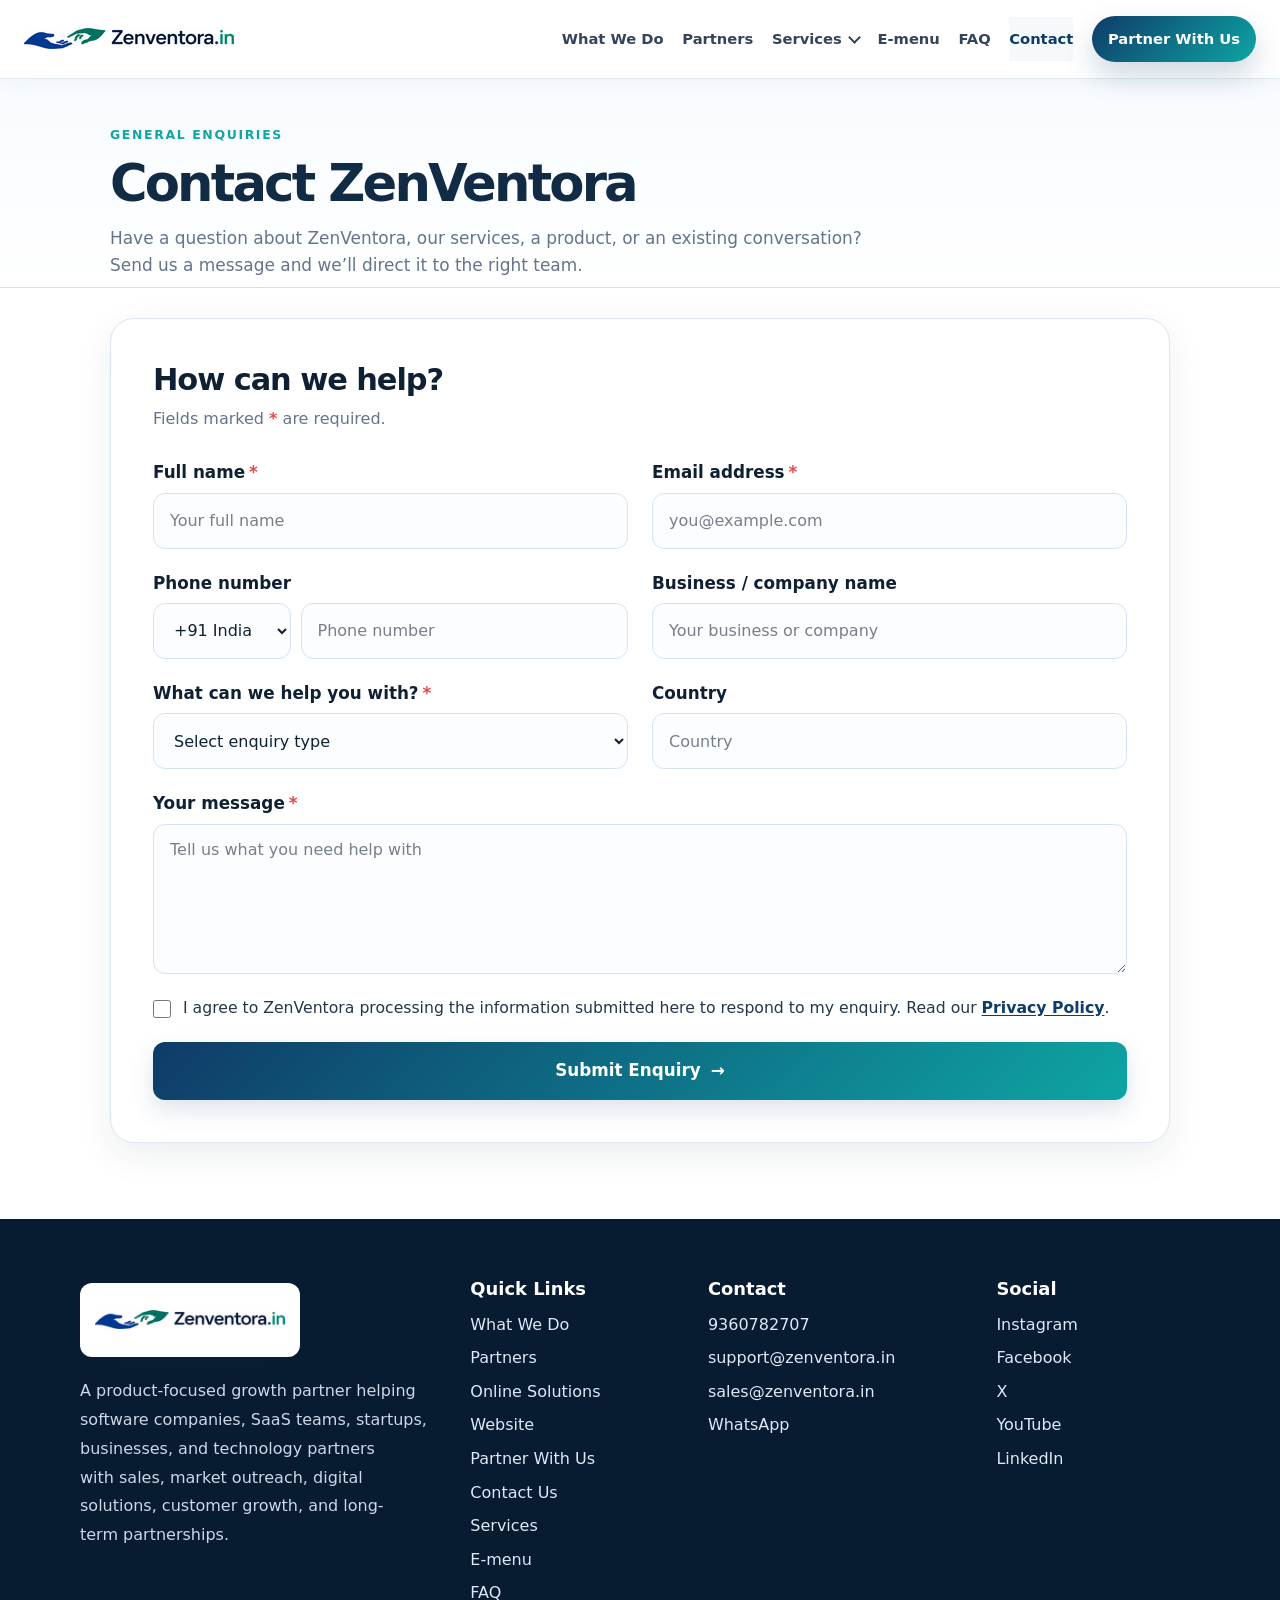
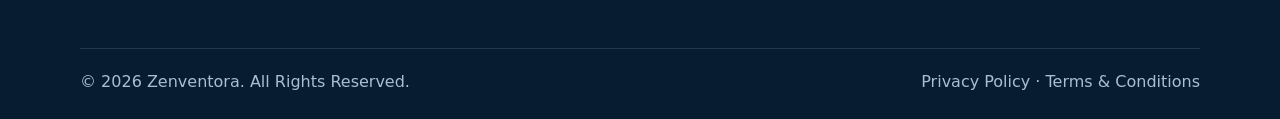
<file: contact.html>
<!doctype html><html lang="en-IN"><head><meta charset="utf-8"/><meta name="viewport" content="width=device-width,initial-scale=1"/><title>Contact ZenVentora | General Enquiries</title><meta name="description" content="Contact ZenVentora for product growth, sales, partnerships, customer support, and digital solution enquiries. Send your message to the right team."/><meta name="robots" content="index, follow, max-image-preview:large"/><meta property="og:type" content="website"/><meta property="og:site_name" content="ZenVentora"/><meta property="og:title" content="Contact ZenVentora | General Enquiries"/><meta property="og:description" content="Contact ZenVentora for product growth, sales, partnerships, customer support, and digital solution enquiries. Send your message to the right team."/><meta property="og:url" content="https://zenventora.in/contact.html"/><meta property="og:image" content="https://zenventora.in/assets/zenventora.png"/><meta name="twitter:card" content="summary_large_image"/><meta name="twitter:title" content="Contact ZenVentora | General Enquiries"/><meta name="twitter:description" content="Contact ZenVentora for product growth, sales, partnerships, customer support, and digital solution enquiries. Send your message to the right team."/><meta name="twitter:image" content="https://zenventora.in/assets/zenventora.png"/><link rel="canonical" href="https://zenventora.in/contact.html"/><link rel="icon" href="assets/zenventora.png" type="image/png" /><link rel="stylesheet" href="styles.css"/><link rel="stylesheet" href="webform.css"/><meta name="theme-color" content="#0f3b68"/><script type="application/ld+json">{"@context":"https://schema.org","@graph":[{"@type":"ContactPage","@id":"https://zenventora.in/contact.html#webpage","url":"https://zenventora.in/contact.html","name":"Contact ZenVentora","description":"Contact ZenVentora for product growth, sales, partnerships, customer support, and digital solution enquiries. Send your message to the right team.","inLanguage":"en-IN","isPartOf":{"@type":"WebSite","@id":"https://zenventora.in/#website","url":"https://zenventora.in/","name":"ZenVentora"},"about":{"@type":"Organization","@id":"https://zenventora.in/#organization","name":"ZenVentora","url":"https://zenventora.in/"}},{"@type":"BreadcrumbList","itemListElement":[{"@type":"ListItem","position":1,"name":"Home","item":"https://zenventora.in/"},{"@type":"ListItem","position":2,"name":"Contact","item":"https://zenventora.in/contact.html"}]}]}</script></head><body class="webform-page contact-page"><a class="skip-link" href="#main">Skip to content</a><header class="site-header" data-header>
    <nav class="nav container" aria-label="Primary navigation">
      <a class="brand" href="./" aria-label="Zenventora home">
        <img class="brand-logo" src="assets/zenventora-logo.svg" alt="Official Zenventora logo" itemprop="logo" />
      </a>
      <button class="nav-toggle" type="button" aria-controls="nav-menu" aria-expanded="false" data-nav-toggle>Menu</button>
      <div id="nav-menu" class="nav-menu" data-nav-menu>
        <a href="index.html#what-we-do">What We Do</a>
        <a href="index.html#partners">Partners</a>
        <details class="nav-dropdown"><summary>Services</summary><div class="nav-dropdown-menu"><a href="online-solutions/">Online Solutions</a><a href="website/">Website</a></div></details>
        <a href="emenu/">E-menu</a>
        <a href="index.html#faq">FAQ</a>
        <a href="contact.html" class="active" aria-current="page">Contact</a>
        <a class="btn btn-primary btn-small" href="partner-with-us.html">Partner With Us</a>
      </div>
    </nav>
  </header><main id="main"><section class="section webform-hero"><div class="container"><p class="eyebrow">General enquiries</p><h1>Contact ZenVentora</h1><p class="hero-text">Have a question about ZenVentora, our services, a product, or an existing conversation? Send us a message and we’ll direct it to the right team.</p></div></section><section class="section"><div class="container webform-layout"><div class="webform-card"><div class="webform-card-head"><h2>How can we help?</h2><p>Fields marked <span class="webform-required">*</span> are required.</p></div><form class="webform-grid" data-webform data-form-type="contact" novalidate><input type="hidden" name="form_type" value="contact"/><div class="webform-honeypot" aria-hidden="true"><label for="website_company">Leave this field empty</label><input id="website_company" name="website_company" tabindex="-1" autocomplete="off"/></div>
<div class="webform-field"><label for="full_name">Full name<span class="webform-required">*</span></label><input id="full_name" name="full_name" required autocomplete="name" placeholder="Your full name"/><span class="webform-error" aria-live="polite">Please enter your name.</span></div>
<div class="webform-field"><label for="email">Email address<span class="webform-required">*</span></label><input id="email" name="email" type="email" required autocomplete="email" placeholder="you@example.com"/><span class="webform-error" aria-live="polite">Please enter a valid email address.</span></div>
<div class="webform-field"><label for="phone">Phone number</label><div class="webform-phone"><select id="country_code" name="country_code" aria-label="Phone country code"><option value="+91" selected>+91 India</option><option value="+1">+1 US/Canada</option><option value="+44">+44 UK</option><option value="+971">+971 UAE</option><option value="+65">+65 Singapore</option><option value="+61">+61 Australia</option><option value="+94">+94 Sri Lanka</option><option value="+60">+60 Malaysia</option><option value="+966">+966 Saudi Arabia</option><option value="+974">+974 Qatar</option><option value="+49">+49 Germany</option></select><input id="phone" name="phone" type="tel" inputmode="tel" autocomplete="tel-national" placeholder="Phone number"/></div><span class="webform-error" aria-live="polite"></span></div>
<div class="webform-field"><label for="company_name">Business / company name</label><input id="company_name" name="company_name" autocomplete="organization" placeholder="Your business or company"/><span class="webform-error" aria-live="polite"></span></div>
<div class="webform-field"><label for="enquiry_type">What can we help you with?<span class="webform-required">*</span></label><select id="enquiry_type" name="enquiry_type" required><option value="">Select enquiry type</option><option>General question</option><option>Sales or product enquiry</option><option>Existing customer support</option><option>Partnership discussion</option><option>Website or digital requirement</option><option>Other</option></select><span class="webform-error" aria-live="polite">Please select an enquiry type.</span></div>
<div class="webform-field"><label for="country">Country</label><input id="country" name="country" placeholder="Country"/><span class="webform-error" aria-live="polite"></span></div>
<div class="webform-field webform-field--full"><label for="message">Your message<span class="webform-required">*</span></label><textarea id="message" name="message" required maxlength="4000" placeholder="Tell us what you need help with"></textarea><span class="webform-error" aria-live="polite">Please enter your message.</span></div>
<div class="webform-field webform-field--full"><label class="webform-consent"><input type="checkbox" name="privacy_consent" required/><span>I agree to ZenVentora processing the information submitted here to respond to my enquiry. Read our <a href="privacy-policy.html" target="_blank" rel="noopener">Privacy Policy</a>.</span></label><span class="webform-error" aria-live="polite">Please agree before submitting.</span></div>
<div class="webform-field webform-field--full"><div class="webform-status" data-form-status tabindex="-1" aria-live="polite" role="status"></div><button class="btn btn-primary webform-submit" type="submit">Submit Enquiry <span aria-hidden="true">→</span></button></div></form></div><aside class="webform-aside"><p class="eyebrow">ZenVentora</p><h2>Start with one conversation.</h2><p>Tell us what you need help with. We’ll review your enquiry and route it to the right person.</p><div class="webform-aside-list"><span>General business questions</span><span>Sales and product enquiries</span><span>Customer support routing</span><span>Website and digital requirements</span></div><div class="webform-contact-links"><a href="mailto:sales@zenventora.in">sales@zenventora.in</a><a href="tel:+919360782707">+91 93607 82707</a><a href="https://wa.me/919360782707" target="_blank" rel="noopener">WhatsApp us</a></div></aside></div></section></main><footer class="site-footer">
    <div class="container footer-grid">
      <div><a class="brand footer-brand" href="./"><img class="brand-logo" src="assets/zenventora-logo.svg" alt="Official Zenventora logo" itemprop="logo" /></a><p>A product-focused growth partner helping software companies, SaaS teams, startups, businesses, and technology partners with sales, market outreach, digital solutions, customer growth, and long-term partnerships.</p></div>
      <div><h3>Quick Links</h3><a href="index.html#what-we-do">What We Do</a><a href="index.html#partners">Partners</a><a href="online-solutions/">Online Solutions</a><a href="website/">Website</a><a href="partner-with-us.html">Partner With Us</a><a href="contact.html">Contact Us</a><a href="index.html#services">Services</a><a href="emenu/">E-menu</a><a href="index.html#faq">FAQ</a></div>
      <div><h3>Contact</h3><a href="tel:+919360782707">9360782707</a><a href="mailto:support@zenventora.in">support@zenventora.in</a><a href="mailto:sales@zenventora.in">sales@zenventora.in</a><a href="https://wa.me/919360782707" target="_blank" rel="noopener">WhatsApp</a></div><div><h3>Social</h3><a href="https://www.instagram.com/zenventora/" target="_blank" rel="noopener">Instagram</a><a href="https://www.facebook.com/profile.php?id=61591519560721" target="_blank" rel="noopener">Facebook</a><a href="https://x.com/zenventora" target="_blank" rel="noopener">X</a><a href="https://www.youtube.com/@zenventora" target="_blank" rel="noopener">YouTube</a><a href="https://www.linkedin.com/company/zenventora/" target="_blank" rel="noopener">LinkedIn</a></div>
    </div>
    <div class="container footer-bottom"><span>© 2026 Zenventora. All Rights Reserved.</span><span><a href="privacy-policy.html">Privacy Policy</a> · <a href="terms-and-conditions.html">Terms & Conditions</a></span></div>
  </footer><script src="script.js" defer></script><script src="webform.js" defer></script></body></html>
</file>
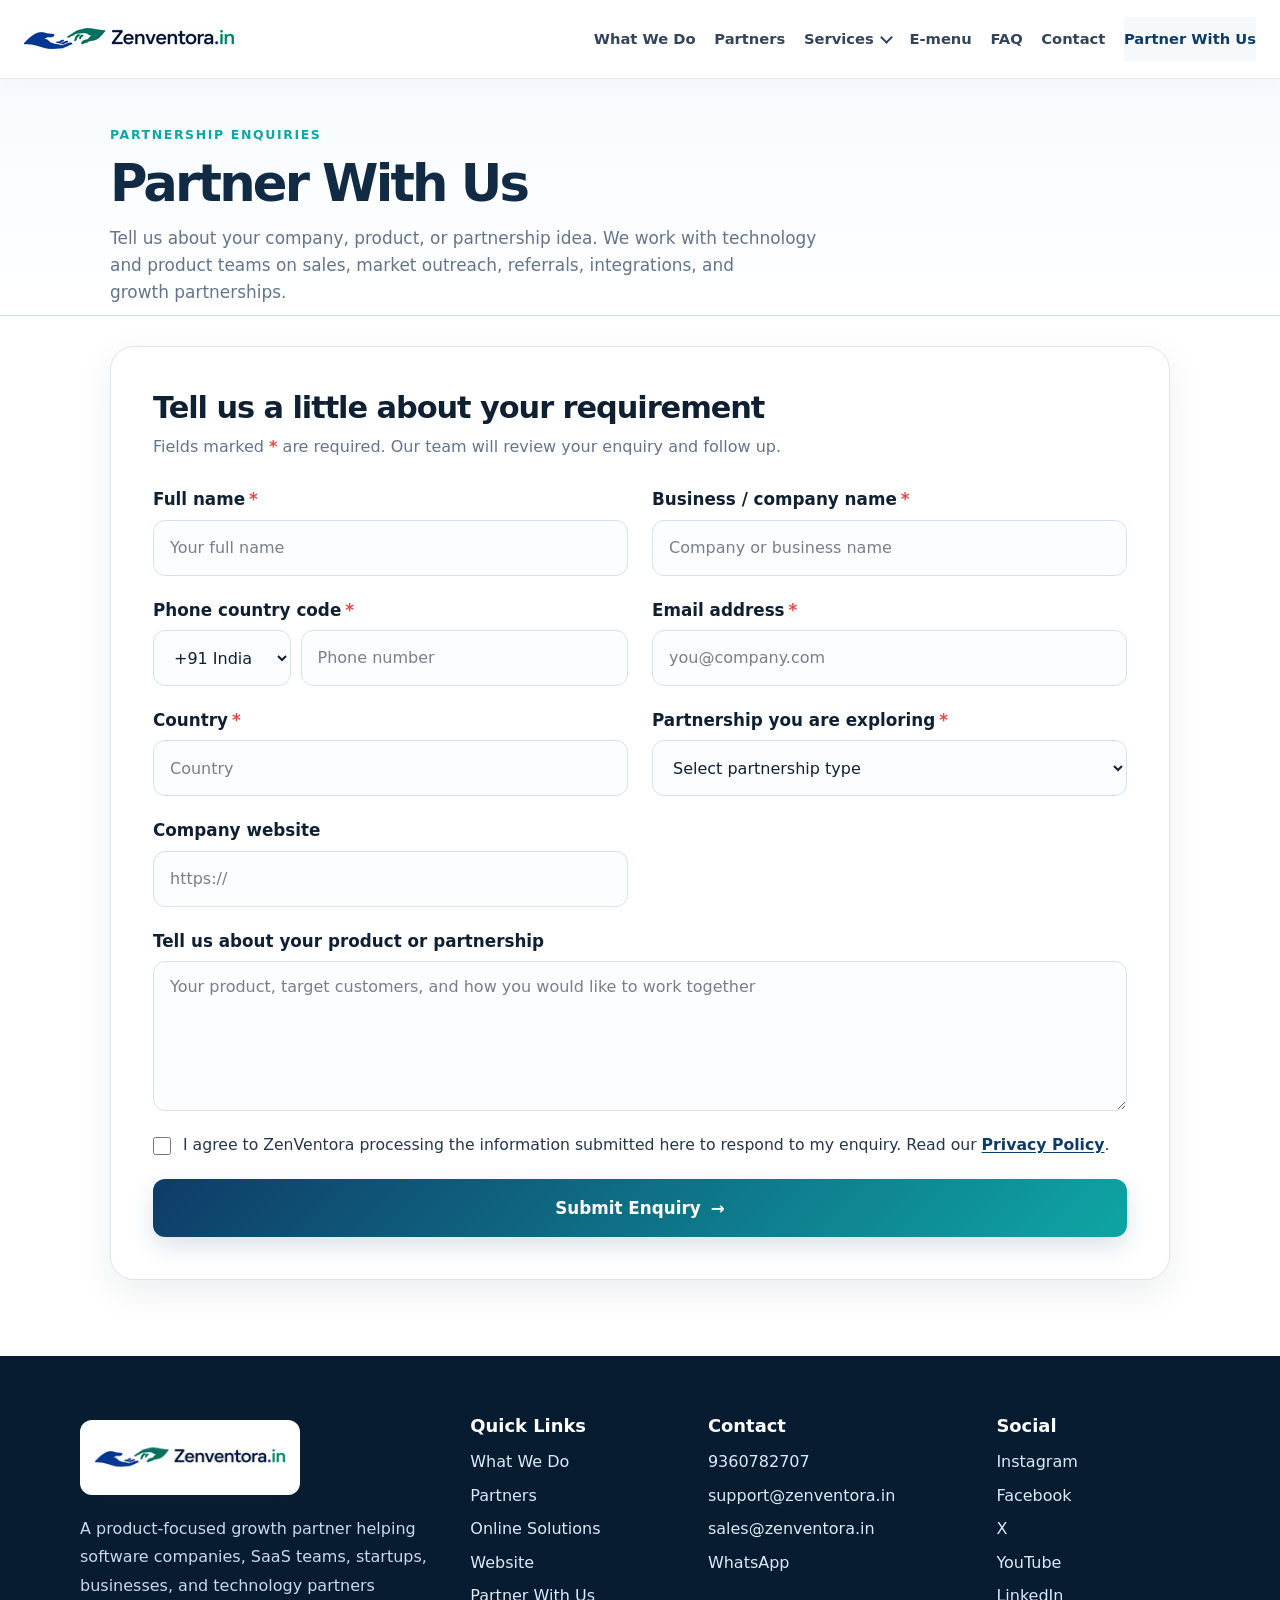
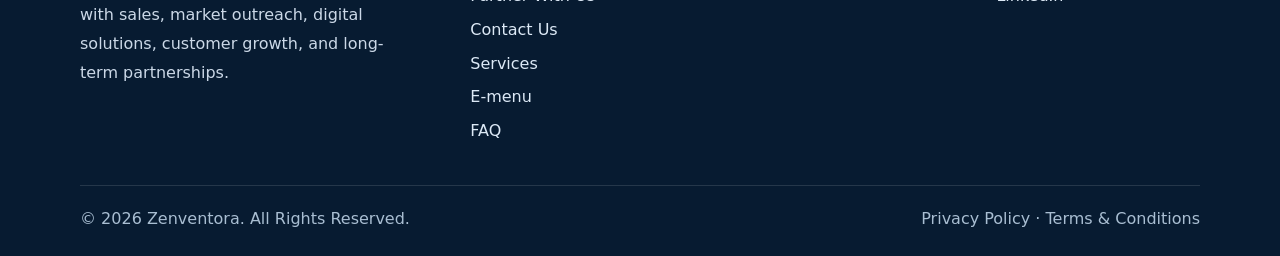
<file: partner-with-us.html>
<!doctype html>
<html lang="en-IN"><head>
<meta charset="utf-8" /><meta name="viewport" content="width=device-width, initial-scale=1" />
<title>Partner With Us | ZenVentora</title><meta name="description" content="Explore product, SaaS, sales, referral, integration, and delivery partnerships with ZenVentora. Share your company details and partnership goals."/>
<meta name="robots" content="index, follow, max-image-preview:large"/><meta property="og:type" content="website"/><meta property="og:site_name" content="ZenVentora"/><meta property="og:title" content="Partner With Us | ZenVentora"/><meta property="og:description" content="Explore product, SaaS, sales, referral, integration, and delivery partnerships with ZenVentora. Share your company details and partnership goals."/><meta property="og:url" content="https://zenventora.in/partner-with-us.html"/><meta property="og:image" content="https://zenventora.in/assets/zenventora.png"/><meta name="twitter:card" content="summary_large_image"/><meta name="twitter:title" content="Partner With Us | ZenVentora"/><meta name="twitter:description" content="Explore product, SaaS, sales, referral, integration, and delivery partnerships with ZenVentora. Share your company details and partnership goals."/><meta name="twitter:image" content="https://zenventora.in/assets/zenventora.png"/>
<link rel="canonical" href="https://zenventora.in/partner-with-us.html" />
<link rel="icon" href="assets/zenventora.png" type="image/png" /><link rel="apple-touch-icon" href="assets/zenventora.png" /><link rel="stylesheet" href="styles.css" /><link rel="stylesheet" href="webform.css" />
<meta name="theme-color" content="#0f3b68" />
<script type="application/ld+json">{"@context":"https://schema.org","@graph":[{"@type":"WebPage","@id":"https://zenventora.in/partner-with-us.html#webpage","url":"https://zenventora.in/partner-with-us.html","name":"ZenVentora Partner With Us","description":"Explore product, SaaS, sales, referral, integration, and delivery partnerships with ZenVentora. Share your company details and partnership goals.","inLanguage":"en-IN","isPartOf":{"@type":"WebSite","@id":"https://zenventora.in/#website","url":"https://zenventora.in/","name":"ZenVentora"},"about":{"@type":"Organization","@id":"https://zenventora.in/#organization","name":"ZenVentora","url":"https://zenventora.in/"}},{"@type":"BreadcrumbList","itemListElement":[{"@type":"ListItem","position":1,"name":"Home","item":"https://zenventora.in/"},{"@type":"ListItem","position":2,"name":"Partner With Us","item":"https://zenventora.in/partner-with-us.html"}]}]}</script></head>
<body class="webform-page partner-page">
<a class="skip-link" href="#main">Skip to content</a>
<header class="site-header" data-header>
    <nav class="nav container" aria-label="Primary navigation">
      <a class="brand" href="./" aria-label="Zenventora home">
        <img class="brand-logo" src="assets/zenventora-logo.svg" alt="Official Zenventora logo" itemprop="logo" />
      </a>
      <button class="nav-toggle" type="button" aria-controls="nav-menu" aria-expanded="false" data-nav-toggle>Menu</button>
      <div id="nav-menu" class="nav-menu" data-nav-menu>
        <a href="index.html#what-we-do">What We Do</a>
        <a href="index.html#partners">Partners</a>
        <details class="nav-dropdown"><summary>Services</summary><div class="nav-dropdown-menu"><a href="online-solutions/">Online Solutions</a><a href="website/">Website</a></div></details>
        <a href="emenu/">E-menu</a>
        <a href="index.html#faq">FAQ</a>
        <a href="contact.html">Contact</a>
        <a href="partner-with-us.html" class="active" aria-current="page">Partner With Us</a>
      </div>
    </nav>
  </header>
<main id="main"><section class="section webform-hero"><div class="container"><p class="eyebrow">Partnership enquiries</p><h1>Partner With Us</h1><p class="hero-text">Tell us about your company, product, or partnership idea. We work with technology and product teams on sales, market outreach, referrals, integrations, and growth partnerships.</p></div></section>
<section class="section"><div class="container webform-layout"><div class="webform-card"><div class="webform-card-head"><h2>Tell us a little about your requirement</h2><p>Fields marked <span class="webform-required">*</span> are required. Our team will review your enquiry and follow up.</p></div><div class="webform-status" data-form-status tabindex="-1" aria-live="polite" role="status"></div><form class="webform-grid" data-webform data-form-type="partner" novalidate>
 <input type="hidden" name="form_type" value="partner" /><div class="webform-honeypot" aria-hidden="true"><label for="website_company">Leave this field empty</label><input id="website_company" name="website_company" type="text" tabindex="-1" autocomplete="off" /></div>
 <div class="webform-field "><label for="full_name">Full name<span class="webform-required" aria-hidden="true">*</span></label><input id="full_name" name="full_name" type="text" placeholder="Your full name" required     autocomplete="name"    /><span class="webform-error" aria-live="polite">Full name is required.</span></div><div class="webform-field "><label for="company_name">Business / company name<span class="webform-required" aria-hidden="true">*</span></label><input id="company_name" name="company_name" type="text" placeholder="Company or business name" required      autocomplete="organization"   /><span class="webform-error" aria-live="polite">Business / company name is required.</span></div><div class="webform-field"><label for="country_code">Phone country code<span class="webform-required" aria-hidden="true">*</span></label><div class="webform-phone"><select id="country_code" name="country_code" required aria-label="Phone country code"><option value="+91" selected>+91 India</option><option value="+1">+1 US/Canada</option><option value="+44">+44 UK</option><option value="+971">+971 UAE</option><option value="+65">+65 Singapore</option><option value="+61">+61 Australia</option><option value="+94">+94 Sri Lanka</option><option value="+60">+60 Malaysia</option><option value="+966">+966 Saudi Arabia</option><option value="+974">+974 Qatar</option><option value="+49">+49 Germany</option></select><input id="phone" name="phone" type="tel" placeholder="Phone number" autocomplete="tel-national" required inputmode="tel" aria-label="Phone number" /></div><span class="webform-error" aria-live="polite"></span></div><div class="webform-field "><label for="email">Email address<span class="webform-required" aria-hidden="true">*</span></label><input id="email" name="email" type="email" placeholder="you@company.com" required    autocomplete="email"     /><span class="webform-error" aria-live="polite">Email address is required.</span></div><div class="webform-field "><label for="country">Country<span class="webform-required" aria-hidden="true">*</span></label><input id="country" name="country" type="text" placeholder="Country" required         /><span class="webform-error" aria-live="polite">Country is required.</span></div><div class="webform-field "><label for="partnership_type">Partnership you are exploring<span class="webform-required" aria-hidden="true">*</span></label><select id="partnership_type" name="partnership_type" required data-error-required="Please select an option."><option value="">Select partnership type</option><option value="Product / SaaS partnership">Product / SaaS partnership</option><option value="Sales and market outreach">Sales and market outreach</option><option value="Referral / affiliate partnership">Referral / affiliate partnership</option><option value="Technology / integration partnership">Technology / integration partnership</option><option value="Delivery / service partnership">Delivery / service partnership</option><option value="Other partnership">Other partnership</option></select><span class="webform-error" aria-live="polite">Partnership you are exploring is required.</span></div><div class="webform-field "><label for="website_url">Company website</label><input id="website_url" name="website_url" type="url" placeholder="https://"   inputmode="url"       /><span class="webform-error" aria-live="polite"></span></div><div class="webform-field webform-field--full"><label for="message">Tell us about your product or partnership</label><textarea id="message" name="message" placeholder="Your product, target customers, and how you would like to work together"  maxlength="4000"></textarea><span class="webform-error" aria-live="polite"></span></div>
 <div class="webform-field webform-field--full"><label class="webform-consent"><input type="checkbox" name="privacy_consent" required /><span>I agree to ZenVentora processing the information submitted here to respond to my enquiry. Read our <a href="privacy-policy.html" target="_blank" rel="noopener">Privacy Policy</a>.</span></label><span class="webform-error" aria-live="polite"></span></div>
 <div class="webform-field webform-field--full"><div class="webform-status" data-form-status tabindex="-1" aria-live="polite" role="status"></div><button class="btn btn-primary webform-submit" type="submit">Submit Enquiry <span aria-hidden="true">→</span></button></div>
 </form></div>
<aside class="webform-aside"><p class="eyebrow">ZenVentora</p><h2>Let’s build a useful partnership.</h2><p>Share a little about your company and the kind of partnership you have in mind. We’ll review the fit and get back to you.</p><div class="webform-aside-list"><span>Product and SaaS partnerships</span><span>Sales and market outreach</span><span>Referral and technology partnerships</span><span>Clear next steps after review</span></div><div class="webform-contact-links"><a href="mailto:sales@zenventora.in">sales@zenventora.in</a><a href="tel:+919360782707">+91 93607 82707</a><a href="https://wa.me/919360782707" target="_blank" rel="noopener">WhatsApp us</a></div></aside></div></section></main>
<footer class="site-footer">
    <div class="container footer-grid">
      <div><a class="brand footer-brand" href="./"><img class="brand-logo" src="assets/zenventora-logo.svg" alt="Official Zenventora logo" itemprop="logo" /></a><p>A product-focused growth partner helping software companies, SaaS teams, startups, businesses, and technology partners with sales, market outreach, digital solutions, customer growth, and long-term partnerships.</p></div>
      <div><h3>Quick Links</h3><a href="index.html#what-we-do">What We Do</a><a href="index.html#partners">Partners</a><a href="online-solutions/">Online Solutions</a><a href="website/">Website</a><a href="partner-with-us.html">Partner With Us</a><a href="contact.html">Contact Us</a><a href="index.html#services">Services</a><a href="emenu/">E-menu</a><a href="index.html#faq">FAQ</a></div>
      <div><h3>Contact</h3><a href="tel:+919360782707">9360782707</a><a href="mailto:support@zenventora.in">support@zenventora.in</a><a href="mailto:sales@zenventora.in">sales@zenventora.in</a><a href="https://wa.me/919360782707" target="_blank" rel="noopener">WhatsApp</a></div><div><h3>Social</h3><a href="https://www.instagram.com/zenventora/" target="_blank" rel="noopener">Instagram</a><a href="https://www.facebook.com/profile.php?id=61591519560721" target="_blank" rel="noopener">Facebook</a><a href="https://x.com/zenventora" target="_blank" rel="noopener">X</a><a href="https://www.youtube.com/@zenventora" target="_blank" rel="noopener">YouTube</a><a href="https://www.linkedin.com/company/zenventora/" target="_blank" rel="noopener">LinkedIn</a></div>
    </div>
    <div class="container footer-bottom"><span>© 2026 Zenventora. All Rights Reserved.</span><span><a href="privacy-policy.html">Privacy Policy</a> · <a href="terms-and-conditions.html">Terms & Conditions</a></span></div>
  </footer>
<script src="script.js" defer></script><script src="webform.js" defer></script></body></html>
</file>
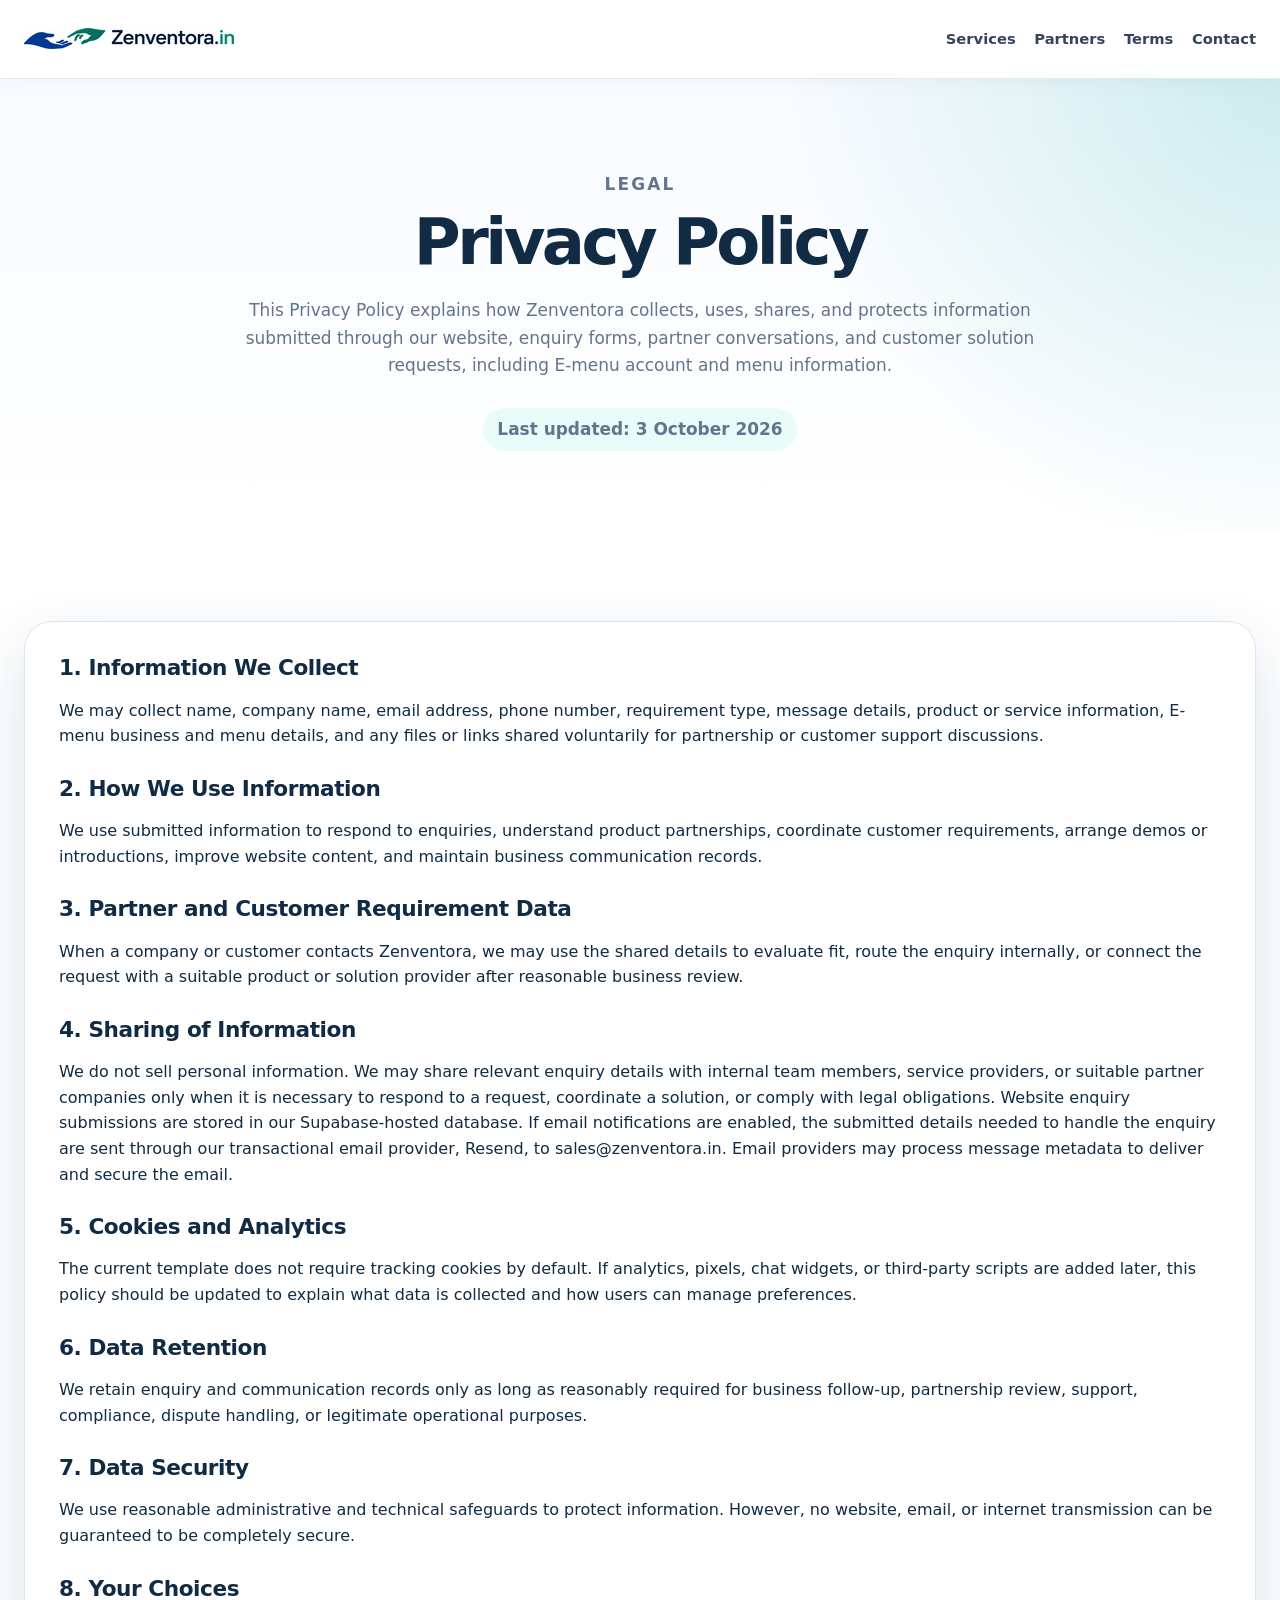
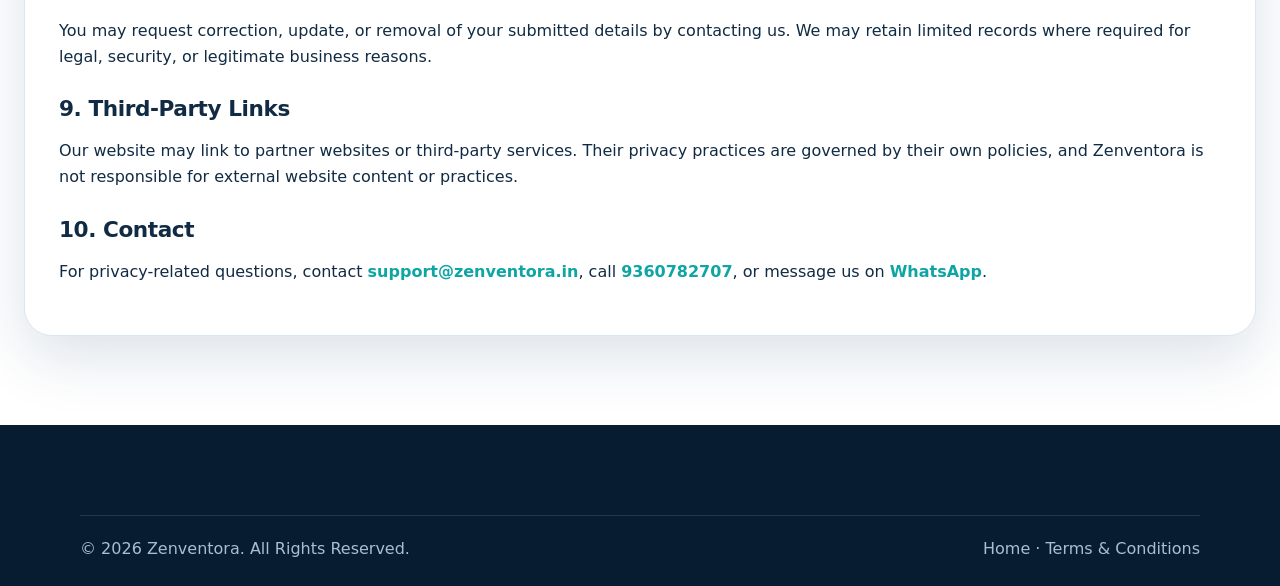
<file: privacy-policy.html>
<!doctype html>
<html lang="en-IN">
<head>
  <meta charset="utf-8" />
  <meta name="viewport" content="width=device-width, initial-scale=1" />
  <title>Privacy Policy | Zenventora</title>
  <meta name="description" content="Read Zenventora's Privacy Policy covering enquiry data, partner information, customer requirements, cookies, analytics, data sharing, retention, and user choices." />
  <meta name="robots" content="index, follow, max-image-preview:large" />
  <link rel="canonical" href="https://zenventora.in/privacy-policy.html" />
  <meta property="og:type" content="website" />
  <meta property="og:title" content="Privacy Policy | Zenventora" />
  <meta property="og:description" content="How Zenventora collects, uses, protects, and manages enquiry, partner, and customer requirement information." />
  <meta property="og:url" content="https://zenventora.in/privacy-policy.html" />
  <meta property="og:image" content="https://zenventora.in/assets/zenventora.png" />
  <meta property="og:site_name" content="Zenventora" />
  <meta property="og:locale" content="en_IN" />
  <meta name="twitter:card" content="summary_large_image" />
  <meta name="twitter:title" content="Zenventora — Product-Focused Growth Partner" />
  <meta name="twitter:description" content="Product sales, website development, web application development, mobile app development, customer outreach, and partner-led growth for SaaS and software companies." />
  <meta name="twitter:image" content="https://zenventora.in/assets/zenventora.png" />

  <link rel="icon" href="assets/zenventora.png" type="image/png" />
  <link rel="apple-touch-icon" href="assets/zenventora.png" />
  <link rel="manifest" href="site.webmanifest" />
  <meta name="theme-color" content="#0f3b68" /> 
  <link rel="stylesheet" href="styles.css" />
</head>
<body>
  <a class="skip-link" href="#main">Skip to content</a>
  <header class="site-header">
    <nav class="nav container" aria-label="Primary navigation">
      <a class="brand" href="index.html#home" aria-label="Zenventora home"><img class="brand-logo" src="assets/zenventora-logo.svg" alt="Official Zenventora logo" /></a>
      <div class="nav-menu legal-nav"><a href="index.html#services">Services</a><a href="index.html#partners">Partners</a><a href="terms-and-conditions.html">Terms</a><a href="index.html#contact">Contact</a></div>
    </nav>
  </header>
  <main id="main" class="legal-page">
    <section class="section hero legal-hero"><div class="container narrow"><p class="eyebrow">Legal</p><h1>Privacy Policy</h1><p class="hero-text">This Privacy Policy explains how Zenventora collects, uses, shares, and protects information submitted through our website, enquiry forms, partner conversations, and customer solution requests, including E-menu account and menu information.</p><p class="updated">Last updated: 3 October 2026</p></div></section>
    <section class="section"><div class="container legal-content">
      <h2>1. Information We Collect</h2><p>We may collect name, company name, email address, phone number, requirement type, message details, product or service information, E-menu business and menu details, and any files or links shared voluntarily for partnership or customer support discussions.</p>
      <h2>2. How We Use Information</h2><p>We use submitted information to respond to enquiries, understand product partnerships, coordinate customer requirements, arrange demos or introductions, improve website content, and maintain business communication records.</p>
      <h2>3. Partner and Customer Requirement Data</h2><p>When a company or customer contacts Zenventora, we may use the shared details to evaluate fit, route the enquiry internally, or connect the request with a suitable product or solution provider after reasonable business review.</p>
      <h2>4. Sharing of Information</h2><p>We do not sell personal information. We may share relevant enquiry details with internal team members, service providers, or suitable partner companies only when it is necessary to respond to a request, coordinate a solution, or comply with legal obligations. Website enquiry submissions are stored in our Supabase-hosted database. If email notifications are enabled, the submitted details needed to handle the enquiry are sent through our transactional email provider, Resend, to sales@zenventora.in. Email providers may process message metadata to deliver and secure the email.</p>
      <h2>5. Cookies and Analytics</h2><p>The current template does not require tracking cookies by default. If analytics, pixels, chat widgets, or third-party scripts are added later, this policy should be updated to explain what data is collected and how users can manage preferences.</p>
      <h2>6. Data Retention</h2><p>We retain enquiry and communication records only as long as reasonably required for business follow-up, partnership review, support, compliance, dispute handling, or legitimate operational purposes.</p>
      <h2>7. Data Security</h2><p>We use reasonable administrative and technical safeguards to protect information. However, no website, email, or internet transmission can be guaranteed to be completely secure.</p>
      <h2>8. Your Choices</h2><p>You may request correction, update, or removal of your submitted details by contacting us. We may retain limited records where required for legal, security, or legitimate business reasons.</p>
      <h2>9. Third-Party Links</h2><p>Our website may link to partner websites or third-party services. Their privacy practices are governed by their own policies, and Zenventora is not responsible for external website content or practices.</p>
      <h2>10. Contact</h2><p>For privacy-related questions, contact <a href="mailto:support@zenventora.in">support@zenventora.in</a>, call <a href="tel:+919360782707">9360782707</a>, or message us on <a href="https://wa.me/919360782707" target="_blank" rel="noopener">WhatsApp</a>.</p>
    </div></section>
  </main>
  <footer class="site-footer"><div class="container footer-bottom"><span>© 2026 Zenventora. All Rights Reserved.</span><span><a href="index.html">Home</a> · <a href="terms-and-conditions.html">Terms & Conditions</a></span></div></footer>
</body>
</html>
</file>
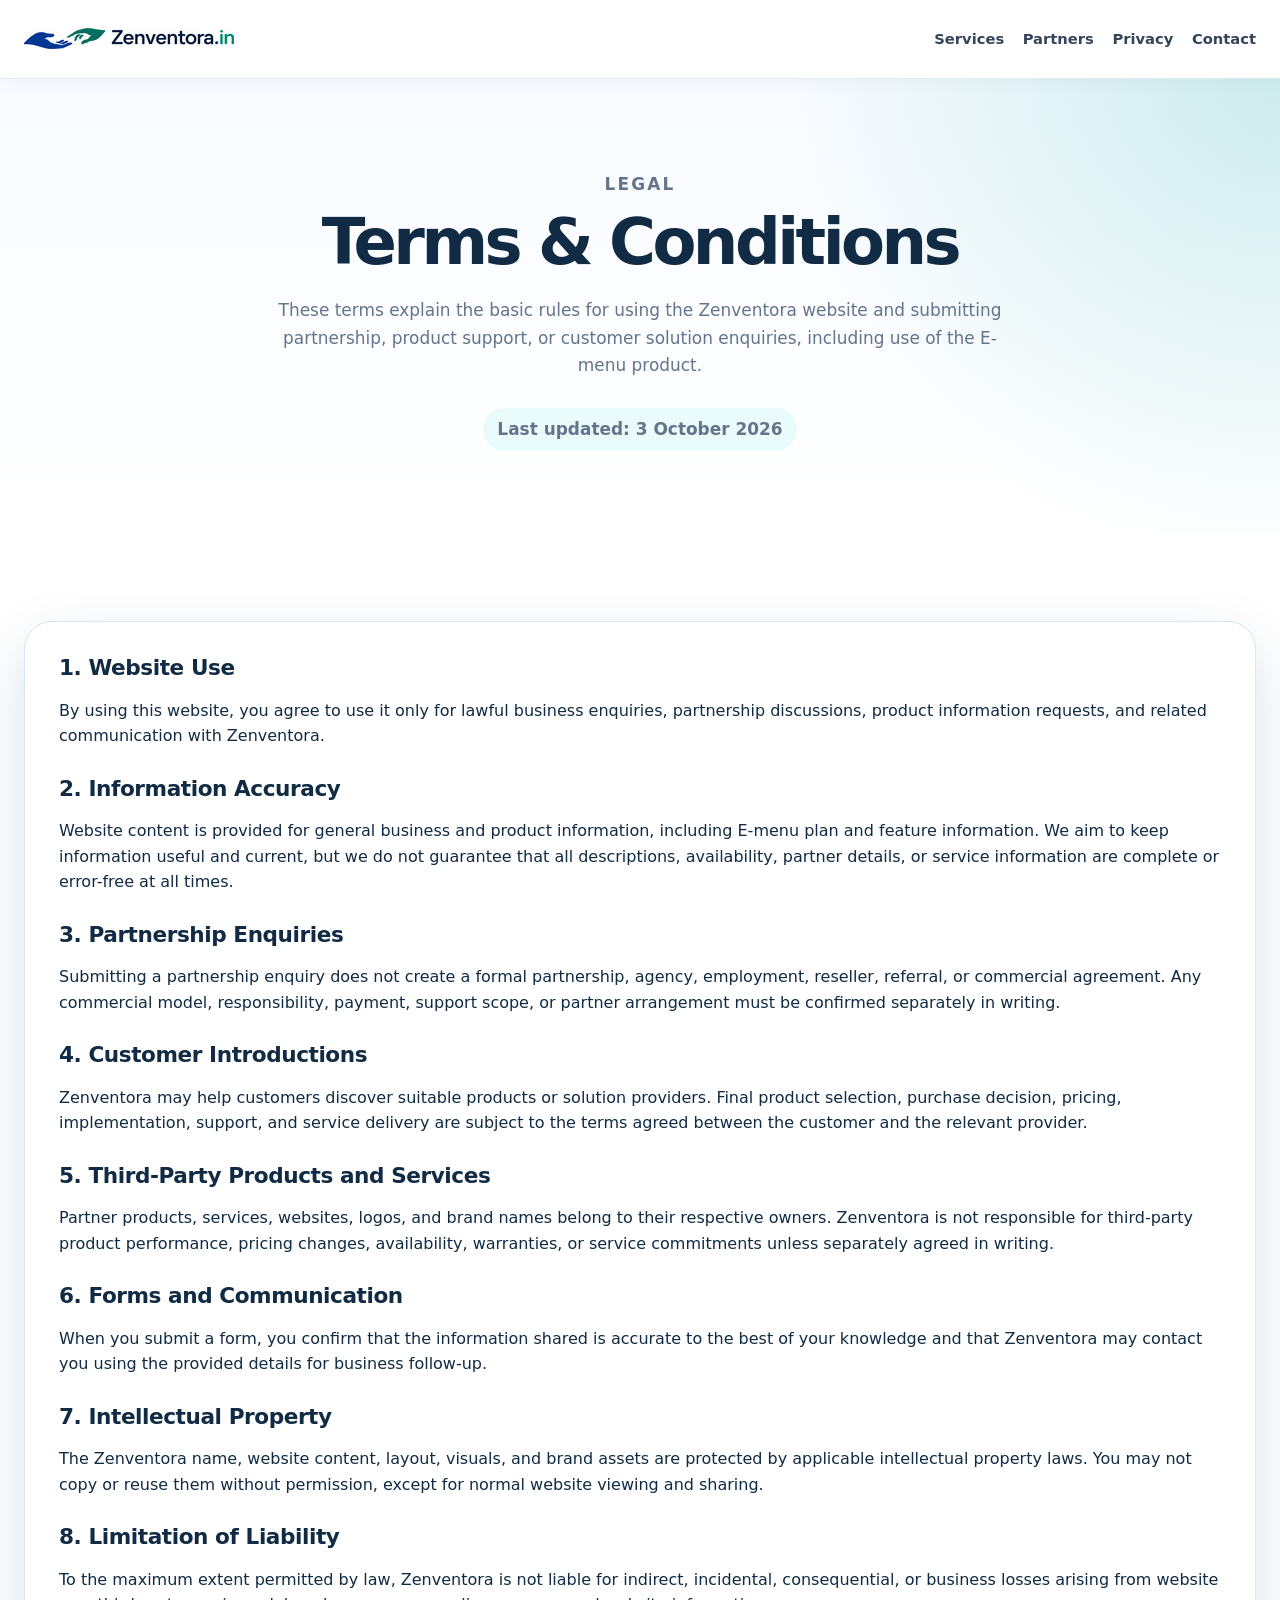
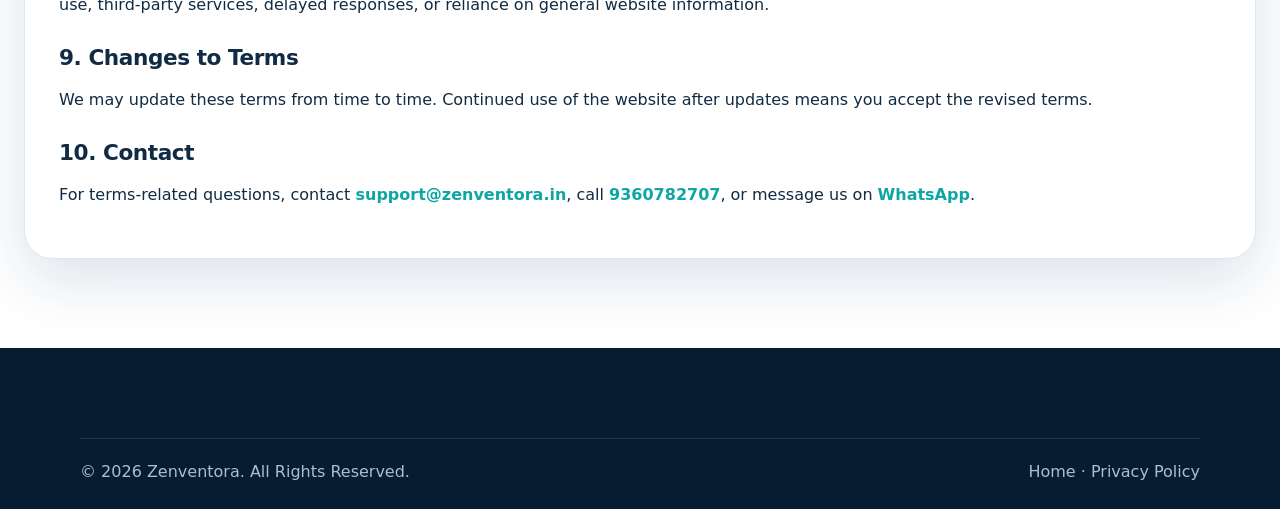
<file: terms-and-conditions.html>
<!doctype html>
<html lang="en-IN">
<head>
  <meta charset="utf-8" />
  <meta name="viewport" content="width=device-width, initial-scale=1" />
  <title>Terms & Conditions | Zenventora</title>
  <meta name="description" content="Read Zenventora's Terms & Conditions for website use, partnership enquiries, customer introductions, third-party products, and limitation of liability." />
  <meta name="robots" content="index, follow, max-image-preview:large" />
  <link rel="canonical" href="https://zenventora.in/terms-and-conditions.html" />
  <meta property="og:type" content="website" />
  <meta property="og:title" content="Terms & Conditions | Zenventora" />
  <meta property="og:description" content="Terms for using the Zenventora website and submitting product partnership or customer solution enquiries." />
  <meta property="og:url" content="https://zenventora.in/terms-and-conditions.html" />
  <meta property="og:image" content="https://zenventora.in/assets/zenventora.png" />
  <meta property="og:site_name" content="Zenventora" />
  <meta property="og:locale" content="en_IN" />
  <meta name="twitter:card" content="summary_large_image" />
  <meta name="twitter:title" content="Zenventora — Product-Focused Growth Partner" />
  <meta name="twitter:description" content="Product sales, website development, web application development, mobile app development, customer outreach, and partner-led growth for SaaS and software companies." />
  <meta name="twitter:image" content="https://zenventora.in/assets/zenventora.png" />

  <link rel="icon" href="assets/zenventora.png" type="image/png" />
  <link rel="apple-touch-icon" href="assets/zenventora.png" />
  <link rel="manifest" href="site.webmanifest" />
  <meta name="theme-color" content="#0f3b68" /> 
  <link rel="stylesheet" href="styles.css" />
</head>
<body>
  <a class="skip-link" href="#main">Skip to content</a>
  <header class="site-header">
    <nav class="nav container" aria-label="Primary navigation">
      <a class="brand" href="index.html#home" aria-label="Zenventora home"><img class="brand-logo" src="assets/zenventora-logo.svg" alt="Official Zenventora logo" /></a>
      <div class="nav-menu legal-nav"><a href="index.html#services">Services</a><a href="index.html#partners">Partners</a><a href="privacy-policy.html">Privacy</a><a href="index.html#contact">Contact</a></div>
    </nav>
  </header>
  <main id="main" class="legal-page">
    <section class="section hero legal-hero"><div class="container narrow"><p class="eyebrow">Legal</p><h1>Terms & Conditions</h1><p class="hero-text">These terms explain the basic rules for using the Zenventora website and submitting partnership, product support, or customer solution enquiries, including use of the E-menu product.</p><p class="updated">Last updated: 3 October 2026</p></div></section>
    <section class="section"><div class="container legal-content">
      <h2>1. Website Use</h2><p>By using this website, you agree to use it only for lawful business enquiries, partnership discussions, product information requests, and related communication with Zenventora.</p>
      <h2>2. Information Accuracy</h2><p>Website content is provided for general business and product information, including E-menu plan and feature information. We aim to keep information useful and current, but we do not guarantee that all descriptions, availability, partner details, or service information are complete or error-free at all times.</p>
      <h2>3. Partnership Enquiries</h2><p>Submitting a partnership enquiry does not create a formal partnership, agency, employment, reseller, referral, or commercial agreement. Any commercial model, responsibility, payment, support scope, or partner arrangement must be confirmed separately in writing.</p>
      <h2>4. Customer Introductions</h2><p>Zenventora may help customers discover suitable products or solution providers. Final product selection, purchase decision, pricing, implementation, support, and service delivery are subject to the terms agreed between the customer and the relevant provider.</p>
      <h2>5. Third-Party Products and Services</h2><p>Partner products, services, websites, logos, and brand names belong to their respective owners. Zenventora is not responsible for third-party product performance, pricing changes, availability, warranties, or service commitments unless separately agreed in writing.</p>
      <h2>6. Forms and Communication</h2><p>When you submit a form, you confirm that the information shared is accurate to the best of your knowledge and that Zenventora may contact you using the provided details for business follow-up.</p>
      <h2>7. Intellectual Property</h2><p>The Zenventora name, website content, layout, visuals, and brand assets are protected by applicable intellectual property laws. You may not copy or reuse them without permission, except for normal website viewing and sharing.</p>
      <h2>8. Limitation of Liability</h2><p>To the maximum extent permitted by law, Zenventora is not liable for indirect, incidental, consequential, or business losses arising from website use, third-party services, delayed responses, or reliance on general website information.</p>
      <h2>9. Changes to Terms</h2><p>We may update these terms from time to time. Continued use of the website after updates means you accept the revised terms.</p>
      <h2>10. Contact</h2><p>For terms-related questions, contact <a href="mailto:support@zenventora.in">support@zenventora.in</a>, call <a href="tel:+919360782707">9360782707</a>, or message us on <a href="https://wa.me/919360782707" target="_blank" rel="noopener">WhatsApp</a>.</p>
    </div></section>
  </main>
  <footer class="site-footer"><div class="container footer-bottom"><span>© 2026 Zenventora. All Rights Reserved.</span><span><a href="index.html">Home</a> · <a href="privacy-policy.html">Privacy Policy</a></span></div></footer>
</body>
</html>
</file>
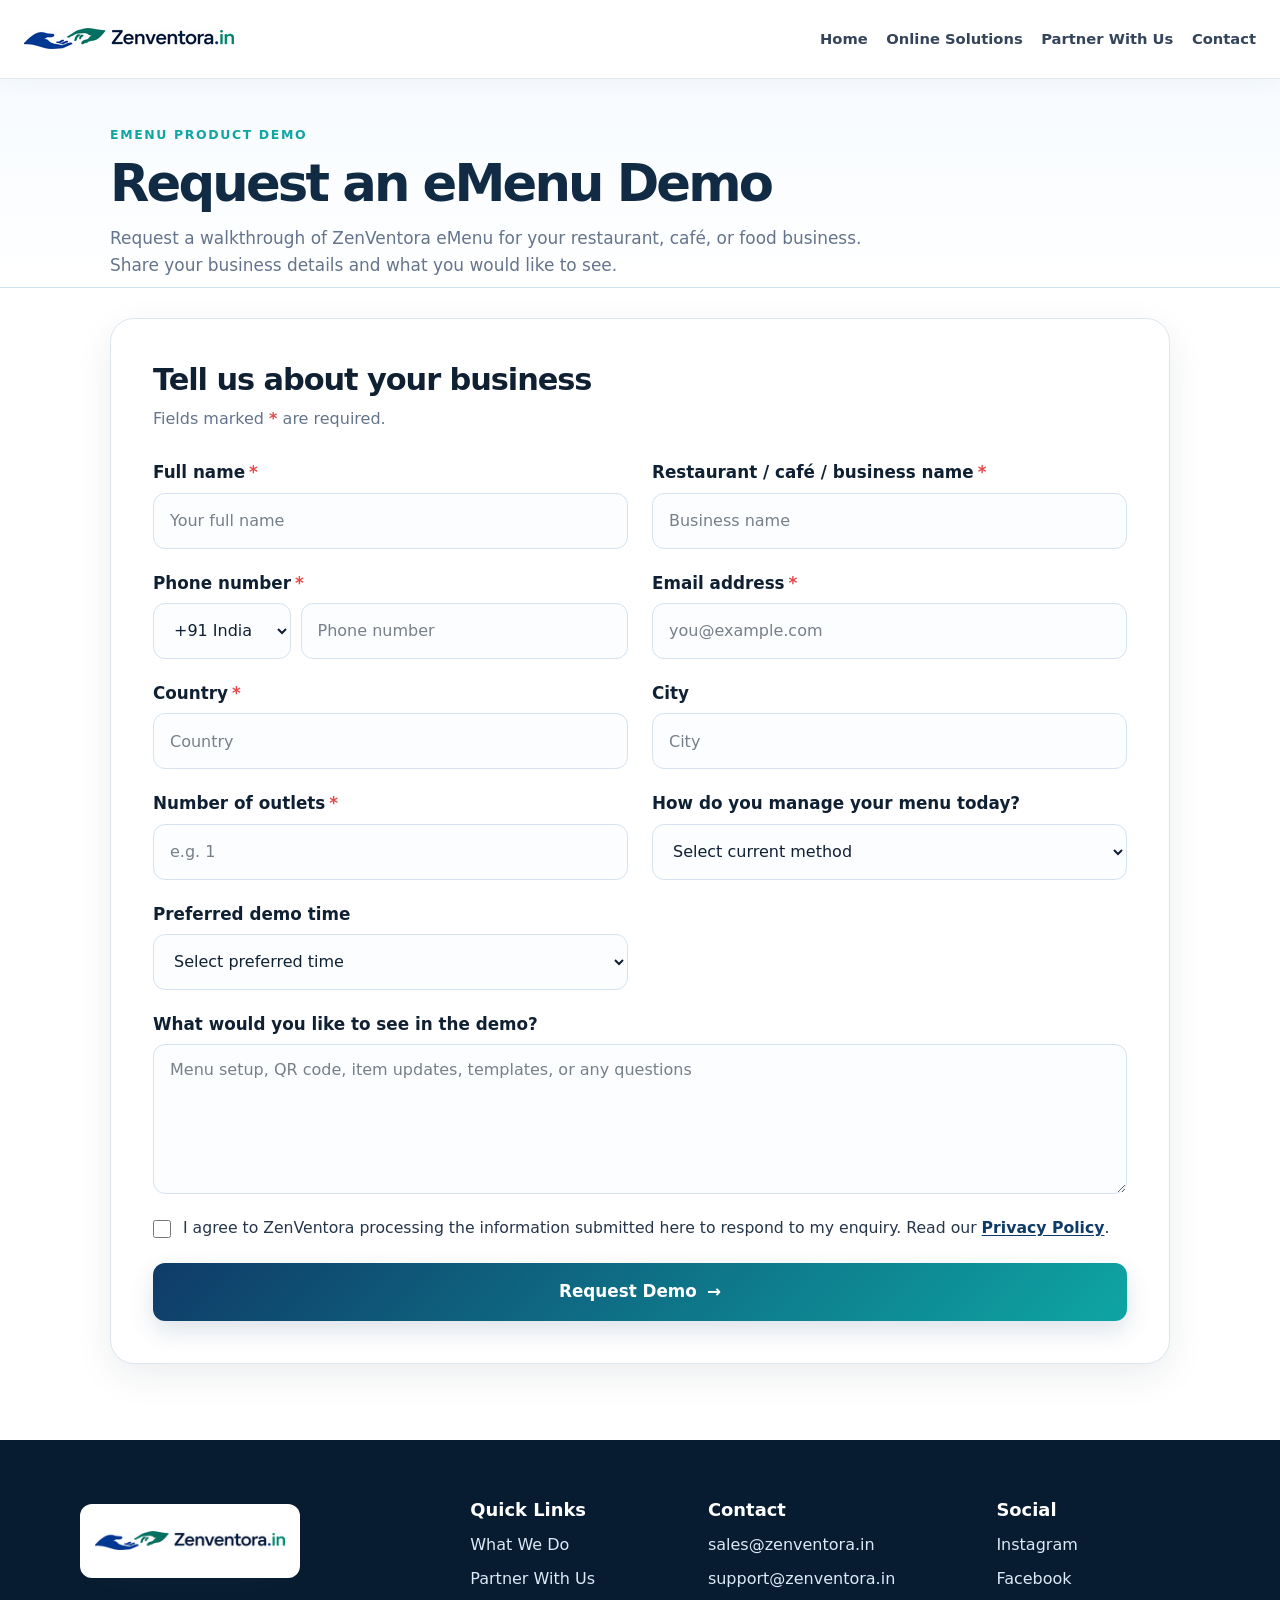
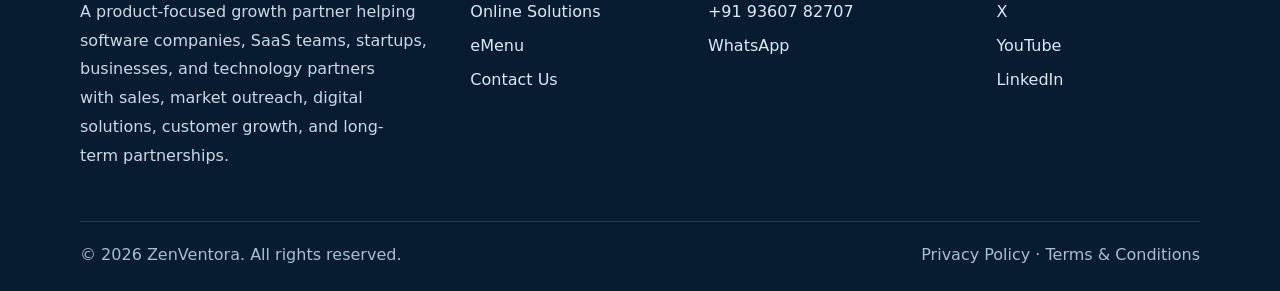
<file: emenu/request-demo.html>
<!doctype html><html lang="en-IN"><head><meta charset="utf-8"/><meta name="viewport" content="width=device-width,initial-scale=1"/><title>Request an eMenu Demo | ZenVentora</title><meta name="description" content="Request a ZenVentora eMenu demo for your restaurant or café. Tell us about your outlets, current menu process, and preferred demo time."/><meta name="robots" content="index, follow, max-image-preview:large"/><meta property="og:type" content="website"/><meta property="og:site_name" content="ZenVentora"/><meta property="og:title" content="Request an eMenu Demo | ZenVentora"/><meta property="og:description" content="Request a ZenVentora eMenu demo for your restaurant or café. Tell us about your outlets, current menu process, and preferred demo time."/><meta property="og:url" content="https://zenventora.in/emenu/request-demo.html"/><meta property="og:image" content="https://zenventora.in/assets/zenventora.png"/><meta name="twitter:card" content="summary_large_image"/><meta name="twitter:title" content="Request an eMenu Demo | ZenVentora"/><meta name="twitter:description" content="Request a ZenVentora eMenu demo for your restaurant or café. Tell us about your outlets, current menu process, and preferred demo time."/><meta name="twitter:image" content="https://zenventora.in/assets/zenventora.png"/><link rel="canonical" href="https://zenventora.in/emenu/request-demo.html"/><link rel="icon" href="../assets/zenventora.png" type="image/png" /><link rel="stylesheet" href="../styles.css"/><link rel="stylesheet" href="../webform.css"/><meta name="theme-color" content="#0f3b68"/><script type="application/ld+json">{"@context":"https://schema.org","@graph":[{"@type":"WebPage","@id":"https://zenventora.in/emenu/request-demo.html#webpage","url":"https://zenventora.in/emenu/request-demo.html","name":"Request a ZenVentora eMenu Demo","description":"Request a ZenVentora eMenu demo for your restaurant or café. Tell us about your outlets, current menu process, and preferred demo time.","inLanguage":"en-IN","isPartOf":{"@type":"WebSite","@id":"https://zenventora.in/#website","url":"https://zenventora.in/","name":"ZenVentora"},"about":{"@type":"Organization","@id":"https://zenventora.in/#organization","name":"ZenVentora","url":"https://zenventora.in/"}},{"@type":"BreadcrumbList","itemListElement":[{"@type":"ListItem","position":1,"name":"Home","item":"https://zenventora.in/"},{"@type":"ListItem","position":2,"name":"eMenu Demo Request","item":"https://zenventora.in/emenu/request-demo.html"}]}]}</script></head><body class="webform-page emenu-demo-page"><a class="skip-link" href="#main">Skip to content</a><header class="site-header"><nav class="nav container" aria-label="Primary navigation"><a class="brand" href="../" aria-label="ZenVentora home"><img class="brand-logo" src="../assets/zenventora-logo.svg" alt="ZenVentora logo"/></a><button class="nav-toggle" type="button" aria-controls="nav-menu" aria-expanded="false" data-nav-toggle>Menu</button><div id="nav-menu" class="nav-menu" data-nav-menu><a href="../">Home</a><a href="../online-solutions/">Online Solutions</a><a href="../partner-with-us.html">Partner With Us</a><a href="../contact.html">Contact</a></div></nav></header><main id="main"><section class="section webform-hero"><div class="container"><p class="eyebrow">eMenu product demo</p><h1>Request an eMenu Demo</h1><p class="hero-text">Request a walkthrough of ZenVentora eMenu for your restaurant, café, or food business. Share your business details and what you would like to see.</p></div></section><section class="section"><div class="container webform-layout"><div class="webform-card"><div class="webform-card-head"><h2>Tell us about your business</h2><p>Fields marked <span class="webform-required">*</span> are required.</p></div><form class="webform-grid" data-webform data-form-type="emenu_demo" novalidate><input type="hidden" name="form_type" value="emenu_demo"/><div class="webform-honeypot" aria-hidden="true"><label for="website_company">Leave this field empty</label><input id="website_company" name="website_company" tabindex="-1" autocomplete="off"/></div>
<div class="webform-field"><label for="full_name">Full name<span class="webform-required">*</span></label><input id="full_name" name="full_name" required autocomplete="name" placeholder="Your full name"/><span class="webform-error">Please enter your name.</span></div>
<div class="webform-field"><label for="company_name">Restaurant / café / business name<span class="webform-required">*</span></label><input id="company_name" name="company_name" required autocomplete="organization" placeholder="Business name"/><span class="webform-error">Please enter your business name.</span></div>
<div class="webform-field"><label for="phone">Phone number<span class="webform-required">*</span></label><div class="webform-phone"><select id="country_code" name="country_code" required aria-label="Phone country code"><option value="+91" selected>+91 India</option><option value="+1">+1 US/Canada</option><option value="+44">+44 UK</option><option value="+971">+971 UAE</option><option value="+65">+65 Singapore</option><option value="+61">+61 Australia</option><option value="+94">+94 Sri Lanka</option><option value="+60">+60 Malaysia</option><option value="+966">+966 Saudi Arabia</option><option value="+974">+974 Qatar</option><option value="+49">+49 Germany</option></select><input id="phone" name="phone" type="tel" required inputmode="tel" autocomplete="tel-national" placeholder="Phone number"/></div><span class="webform-error">Please enter a valid phone number.</span></div>
<div class="webform-field"><label for="email">Email address<span class="webform-required">*</span></label><input id="email" name="email" type="email" required autocomplete="email" placeholder="you@example.com"/><span class="webform-error">Please enter a valid email address.</span></div>
<div class="webform-field"><label for="country">Country<span class="webform-required">*</span></label><input id="country" name="country" required placeholder="Country"/><span class="webform-error">Please enter your country.</span></div>
<div class="webform-field"><label for="city">City</label><input id="city" name="city" placeholder="City"/><span class="webform-error"></span></div>
<div class="webform-field"><label for="outlet_count">Number of outlets<span class="webform-required">*</span></label><input id="outlet_count" name="outlet_count" type="number" min="1" step="1" required placeholder="e.g. 1"/><span class="webform-error">Please enter a valid outlet count.</span></div>
<div class="webform-field"><label for="current_menu_method">How do you manage your menu today?</label><select id="current_menu_method" name="current_menu_method"><option value="">Select current method</option><option>Printed menu</option><option>PDF / image menu</option><option>WhatsApp or social media</option><option>Existing digital menu</option><option>No menu system yet</option><option>Other</option></select><span class="webform-error"></span></div>
<div class="webform-field"><label for="preferred_demo_time">Preferred demo time</label><select id="preferred_demo_time" name="preferred_demo_time"><option value="">Select preferred time</option><option>Morning</option><option>Afternoon</option><option>Evening</option><option>Any time</option></select><span class="webform-error"></span></div>
<div class="webform-field webform-field--full"><label for="message">What would you like to see in the demo?</label><textarea id="message" name="message" maxlength="4000" placeholder="Menu setup, QR code, item updates, templates, or any questions"></textarea><span class="webform-error"></span></div>
<div class="webform-field webform-field--full"><label class="webform-consent"><input type="checkbox" name="privacy_consent" required/><span>I agree to ZenVentora processing the information submitted here to respond to my enquiry. Read our <a href="../privacy-policy.html" target="_blank" rel="noopener">Privacy Policy</a>.</span></label><span class="webform-error">Please agree before submitting.</span></div>
<div class="webform-field webform-field--full"><div class="webform-status" data-form-status tabindex="-1" aria-live="polite" role="status"></div><button class="btn btn-primary webform-submit" type="submit">Request Demo <span aria-hidden="true">→</span></button></div></form></div><aside class="webform-aside"><p class="eyebrow">ZenVentora eMenu</p><h2>See how a live QR menu can work for your business.</h2><p>Tell us about your outlet and current menu process. We’ll follow up to arrange a suitable product walkthrough.</p><div class="webform-aside-list"><span>Live QR menu workflow</span><span>Menu updates and availability</span><span>Templates and customer experience</span><span>Designed for cafés and restaurants</span></div><div class="webform-contact-links"><a href="mailto:sales@zenventora.in">sales@zenventora.in</a><a href="tel:+919360782707">+91 93607 82707</a><a href="https://wa.me/919360782707" target="_blank" rel="noopener">WhatsApp us</a></div></aside></div></section></main><footer class="site-footer">
<div class="container footer-grid">
<div><a class="brand footer-brand" href="../" aria-label="ZenVentora home"><img class="brand-logo" src="../assets/zenventora-logo.svg" alt="ZenVentora logo"/></a><p>A product-focused growth partner helping software companies, SaaS teams, startups, businesses, and technology partners with sales, market outreach, digital solutions, customer growth, and long-term partnerships.</p></div>
<div><h3>Quick Links</h3><a href="../index.html#what-we-do">What We Do</a><a href="../partner-with-us.html">Partner With Us</a><a href="../online-solutions/">Online Solutions</a><a href="../emenu/">eMenu</a><a href="../contact.html">Contact Us</a></div>
<div><h3>Contact</h3><a href="mailto:sales@zenventora.in">sales@zenventora.in</a><a href="mailto:support@zenventora.in">support@zenventora.in</a><a href="tel:+919360782707">+91 93607 82707</a><a href="https://wa.me/919360782707" target="_blank" rel="noopener">WhatsApp</a></div>
<div><h3>Social</h3><a href="https://www.instagram.com/zenventora/" target="_blank" rel="noopener">Instagram</a><a href="https://www.facebook.com/profile.php?id=61591519560721" target="_blank" rel="noopener">Facebook</a><a href="https://x.com/zenventora" target="_blank" rel="noopener">X</a><a href="https://www.youtube.com/@zenventora" target="_blank" rel="noopener">YouTube</a><a href="https://www.linkedin.com/company/zenventora/" target="_blank" rel="noopener">LinkedIn</a></div>
</div><div class="container footer-bottom"><span>© 2026 ZenVentora. All rights reserved.</span><span><a href="../privacy-policy.html">Privacy Policy</a> · <a href="../terms-and-conditions.html">Terms &amp; Conditions</a></span></div></footer><script src="../script.js" defer></script><script src="../webform.js" defer></script></body></html>
</file>
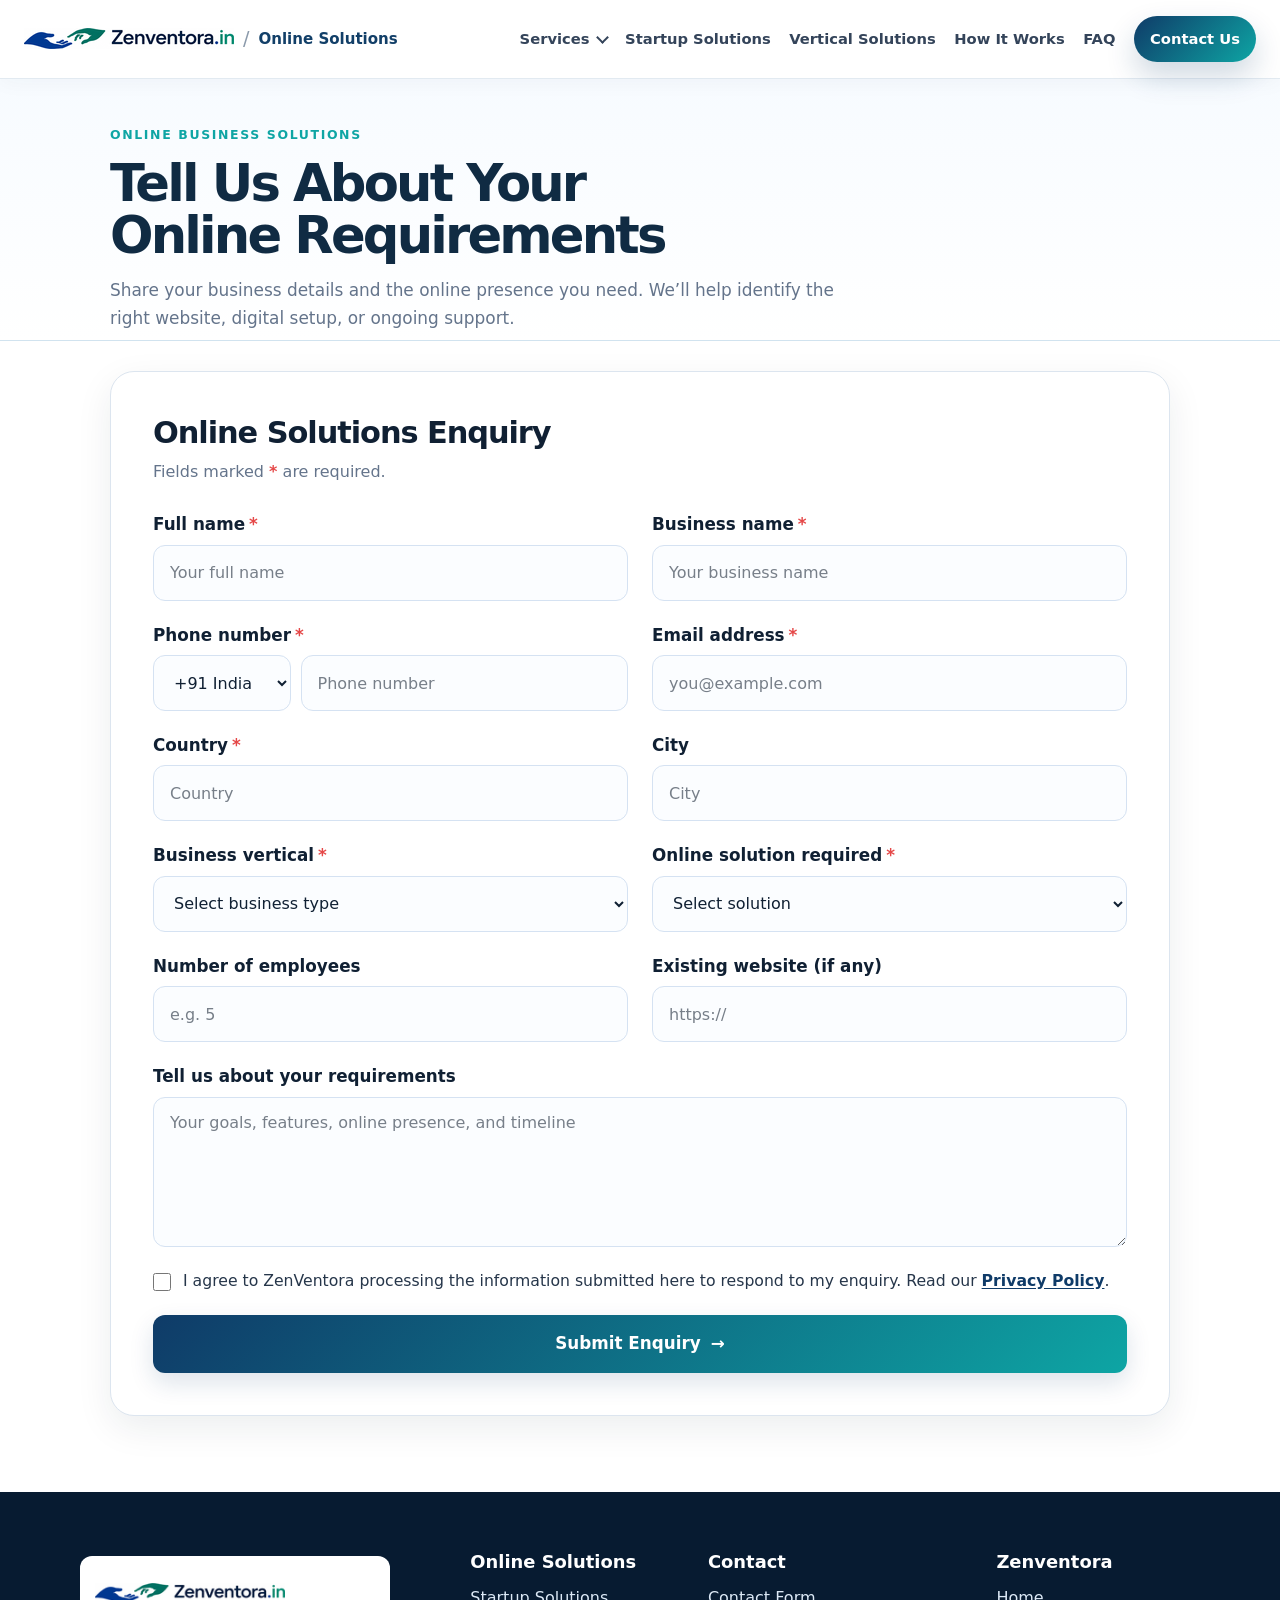
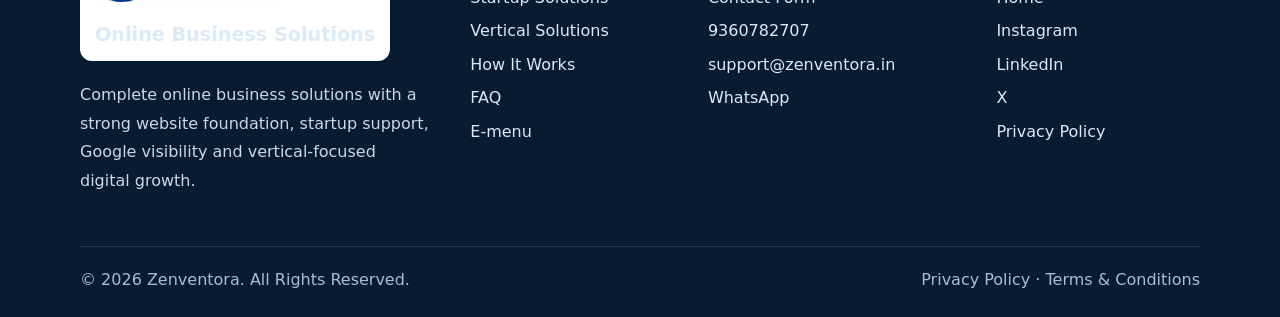
<file: online-solutions/enquiry.html>
<!doctype html><html lang="en-IN"><head><meta charset="utf-8"/><meta name="viewport" content="width=device-width,initial-scale=1"/><title>Online Solutions Enquiry | ZenVentora</title><meta name="description" content="Request a business website, landing page, web application, SEO, Google Business Profile, digital marketing, or ongoing online support from ZenVentora."/><meta name="robots" content="index, follow, max-image-preview:large"/><meta property="og:type" content="website"/><meta property="og:site_name" content="ZenVentora"/><meta property="og:title" content="Online Solutions Enquiry | ZenVentora"/><meta property="og:description" content="Request a business website, landing page, web application, SEO, Google Business Profile, digital marketing, or ongoing online support from ZenVentora."/><meta property="og:url" content="https://zenventora.in/online-solutions/enquiry.html"/><meta property="og:image" content="https://zenventora.in/assets/zenventora.png"/><meta name="twitter:card" content="summary_large_image"/><meta name="twitter:title" content="Online Solutions Enquiry | ZenVentora"/><meta name="twitter:description" content="Request a business website, landing page, web application, SEO, Google Business Profile, digital marketing, or ongoing online support from ZenVentora."/><meta name="twitter:image" content="https://zenventora.in/assets/zenventora.png"/><link rel="canonical" href="https://zenventora.in/online-solutions/enquiry.html"/><link rel="icon" href="../assets/zenventora.png" type="image/png" /><link rel="stylesheet" href="../styles.css"/><link rel="stylesheet" href="../webform.css"/><meta name="theme-color" content="#0f3b68"/><script type="application/ld+json">{"@context":"https://schema.org","@graph":[{"@type":"WebPage","@id":"https://zenventora.in/online-solutions/enquiry.html#webpage","url":"https://zenventora.in/online-solutions/enquiry.html","name":"ZenVentora Online Solutions Enquiry","description":"Request a business website, landing page, web application, SEO, Google Business Profile, digital marketing, or ongoing online support from ZenVentora.","inLanguage":"en-IN","isPartOf":{"@type":"WebSite","@id":"https://zenventora.in/#website","url":"https://zenventora.in/","name":"ZenVentora"},"about":{"@type":"Organization","@id":"https://zenventora.in/#organization","name":"ZenVentora","url":"https://zenventora.in/"}},{"@type":"BreadcrumbList","itemListElement":[{"@type":"ListItem","position":1,"name":"Home","item":"https://zenventora.in/"},{"@type":"ListItem","position":2,"name":"Online Solutions Enquiry","item":"https://zenventora.in/online-solutions/enquiry.html"}]}]}</script></head><body class="webform-page online-enquiry-page"><a class="skip-link" href="#main">Skip to content</a><header class="site-header">
    <nav class="nav container" aria-label="Primary navigation">
      <a class="brand website-brand" href="../" aria-label="Zenventora Online Solutions home">
        <img class="brand-logo" src="../assets/zenventora-logo.svg" alt="Official Zenventora logo" itemprop="logo" />
        <span aria-hidden="true">/</span><strong>Online Solutions</strong>
      </a>
      <button class="nav-toggle" type="button" aria-controls="nav-menu" aria-expanded="false" data-nav-toggle>Menu</button>
      <div id="nav-menu" class="nav-menu" data-nav-menu>
        <details class="nav-dropdown"><summary>Services</summary><div class="nav-dropdown-menu"><a href="../online-solutions/" class="active" aria-current="page">Online Solutions</a><a href="../website/">Website</a></div></details>
        <a href="../online-solutions/#startup">Startup Solutions</a>
        <a href="../online-solutions/#verticals">Vertical Solutions</a>
        <a href="../online-solutions/#process">How It Works</a>
        <a href="../online-solutions/#faq">FAQ</a>
        <a class="btn btn-primary btn-small" href="./enquiry.html">Contact Us</a>
      </div>
    </nav>
  </header><main id="main"><section class="section webform-hero"><div class="container"><p class="eyebrow">Online business solutions</p><h1>Tell Us About Your Online Requirements</h1><p class="hero-text">Share your business details and the online presence you need. We’ll help identify the right website, digital setup, or ongoing support.</p></div></section><section class="section"><div class="container webform-layout"><div class="webform-card"><div class="webform-card-head"><h2>Online Solutions Enquiry</h2><p>Fields marked <span class="webform-required">*</span> are required.</p></div><form class="webform-grid" data-webform data-form-type="online_solutions" novalidate><input type="hidden" name="form_type" value="online_solutions"/><div class="webform-honeypot" aria-hidden="true"><label for="website_company">Leave this field empty</label><input id="website_company" name="website_company" tabindex="-1" autocomplete="off"/></div>
<div class="webform-field"><label for="full_name">Full name<span class="webform-required">*</span></label><input id="full_name" name="full_name" required autocomplete="name" placeholder="Your full name"/><span class="webform-error">Please enter your name.</span></div>
<div class="webform-field"><label for="company_name">Business name<span class="webform-required">*</span></label><input id="company_name" name="company_name" required autocomplete="organization" placeholder="Your business name"/><span class="webform-error">Please enter your business name.</span></div>
<div class="webform-field"><label for="phone">Phone number<span class="webform-required">*</span></label><div class="webform-phone"><select id="country_code" name="country_code" required aria-label="Phone country code"><option value="+91" selected>+91 India</option><option value="+1">+1 US/Canada</option><option value="+44">+44 UK</option><option value="+971">+971 UAE</option><option value="+65">+65 Singapore</option><option value="+61">+61 Australia</option><option value="+94">+94 Sri Lanka</option><option value="+60">+60 Malaysia</option><option value="+966">+966 Saudi Arabia</option><option value="+974">+974 Qatar</option><option value="+49">+49 Germany</option></select><input id="phone" name="phone" type="tel" required inputmode="tel" autocomplete="tel-national" placeholder="Phone number"/></div><span class="webform-error">Please enter a valid phone number.</span></div>
<div class="webform-field"><label for="email">Email address<span class="webform-required">*</span></label><input id="email" name="email" type="email" required autocomplete="email" placeholder="you@example.com"/><span class="webform-error">Please enter a valid email address.</span></div>
<div class="webform-field"><label for="country">Country<span class="webform-required">*</span></label><input id="country" name="country" required placeholder="Country"/><span class="webform-error">Please enter your country.</span></div>
<div class="webform-field"><label for="city">City</label><input id="city" name="city" placeholder="City"/><span class="webform-error"></span></div>
<div class="webform-field"><label for="vertical">Business vertical<span class="webform-required">*</span></label><select id="vertical" name="vertical" required><option value="">Select business type</option><option>Real estate</option><option>Retail shop</option><option>Mobile shop</option><option>Café</option><option>Restaurant</option><option>Professional services</option><option>Healthcare</option><option>Education</option><option>Other</option></select><span class="webform-error">Please select your business type.</span></div>
<div class="webform-field"><label for="solution_type">Online solution required<span class="webform-required">*</span></label><select id="solution_type" name="solution_type" required><option value="">Select solution</option><option>Business website</option><option>Landing page</option><option>Website redesign</option><option>Web application</option><option>Mobile application</option><option>Google Business Profile setup</option><option>SEO and search visibility</option><option>Social media and digital marketing</option><option>Complete online presence</option><option>Ongoing website support</option><option>Other</option></select><span class="webform-error">Please select a solution.</span></div>
<div class="webform-field"><label for="employee_count">Number of employees</label><input id="employee_count" name="employee_count" type="number" min="1" step="1" placeholder="e.g. 5"/><span class="webform-error"></span></div>
<div class="webform-field"><label for="website_url">Existing website (if any)</label><input id="website_url" name="website_url" type="url" placeholder="https://"/><span class="webform-error"></span></div>
<div class="webform-field webform-field--full"><label for="message">Tell us about your requirements</label><textarea id="message" name="message" maxlength="4000" placeholder="Your goals, features, online presence, and timeline"></textarea><span class="webform-error"></span></div>
<div class="webform-field webform-field--full"><label class="webform-consent"><input type="checkbox" name="privacy_consent" required/><span>I agree to ZenVentora processing the information submitted here to respond to my enquiry. Read our <a href="../privacy-policy.html" target="_blank" rel="noopener">Privacy Policy</a>.</span></label><span class="webform-error">Please agree before submitting.</span></div>
<div class="webform-field webform-field--full"><div class="webform-status" data-form-status tabindex="-1" aria-live="polite" role="status"></div><button class="btn btn-primary webform-submit" type="submit">Submit Enquiry <span aria-hidden="true">→</span></button></div></form></div><aside class="webform-aside"><p class="eyebrow">ZenVentora</p><h2>Build the right online foundation.</h2><p>Every business needs a different mix of website, search visibility, digital platforms, and support. Share the essentials and we’ll take it from there.</p><div class="webform-aside-list"><span>Business-specific website requirements</span><span>Search and platform visibility</span><span>Mobile-first digital experience</span><span>Scope based on your needs</span></div><div class="webform-contact-links"><a href="mailto:sales@zenventora.in">sales@zenventora.in</a><a href="tel:+919360782707">+91 93607 82707</a><a href="https://wa.me/919360782707" target="_blank" rel="noopener">WhatsApp us</a></div></aside></div></section></main><footer class="site-footer">
    <div class="container footer-grid">
      <div>
        <a class="brand footer-brand website-brand" href="../"><img class="brand-logo" src="../assets/zenventora-logo.svg" alt="Official Zenventora logo" /><strong>Online Business Solutions</strong></a>
        <p>Complete online business solutions with a strong website foundation, startup support, Google visibility and vertical-focused digital growth.</p>
      </div>
      <div>
        <h3>Online Solutions</h3>
        <a href="../online-solutions/#startup">Startup Solutions</a>
        <a href="../online-solutions/#verticals">Vertical Solutions</a>
        <a href="../online-solutions/#process">How It Works</a>
        <a href="../online-solutions/#faq">FAQ</a>
        <a href="../emenu/">E-menu</a>
      </div>
      <div>
        <h3>Contact</h3>
        <a href="./enquiry.html">Contact Form</a>
        <a href="tel:+919360782707">9360782707</a>
        <a href="mailto:support@zenventora.in">support@zenventora.in</a>
        <a href="https://wa.me/919360782707" target="_blank" rel="noopener">WhatsApp</a>
      </div>
      <div>
        <h3>Zenventora</h3>
        <a href="../">Home</a>
        <a href="https://www.instagram.com/zenventora/" target="_blank" rel="noopener">Instagram</a>
        <a href="https://www.linkedin.com/company/zenventora/" target="_blank" rel="noopener">LinkedIn</a>
        <a href="https://x.com/zenventora" target="_blank" rel="noopener">X</a>
        <a href="../privacy-policy.html">Privacy Policy</a>
      </div>
    </div>
    <div class="container footer-bottom">
      <span>© 2026 Zenventora. All Rights Reserved.</span>
      <span><a href="../privacy-policy.html">Privacy Policy</a> · <a href="../terms-and-conditions.html">Terms &amp; Conditions</a></span>
    </div>
  </footer><script src="../script.js" defer></script><script src="../webform.js" defer></script></body></html>
</file>
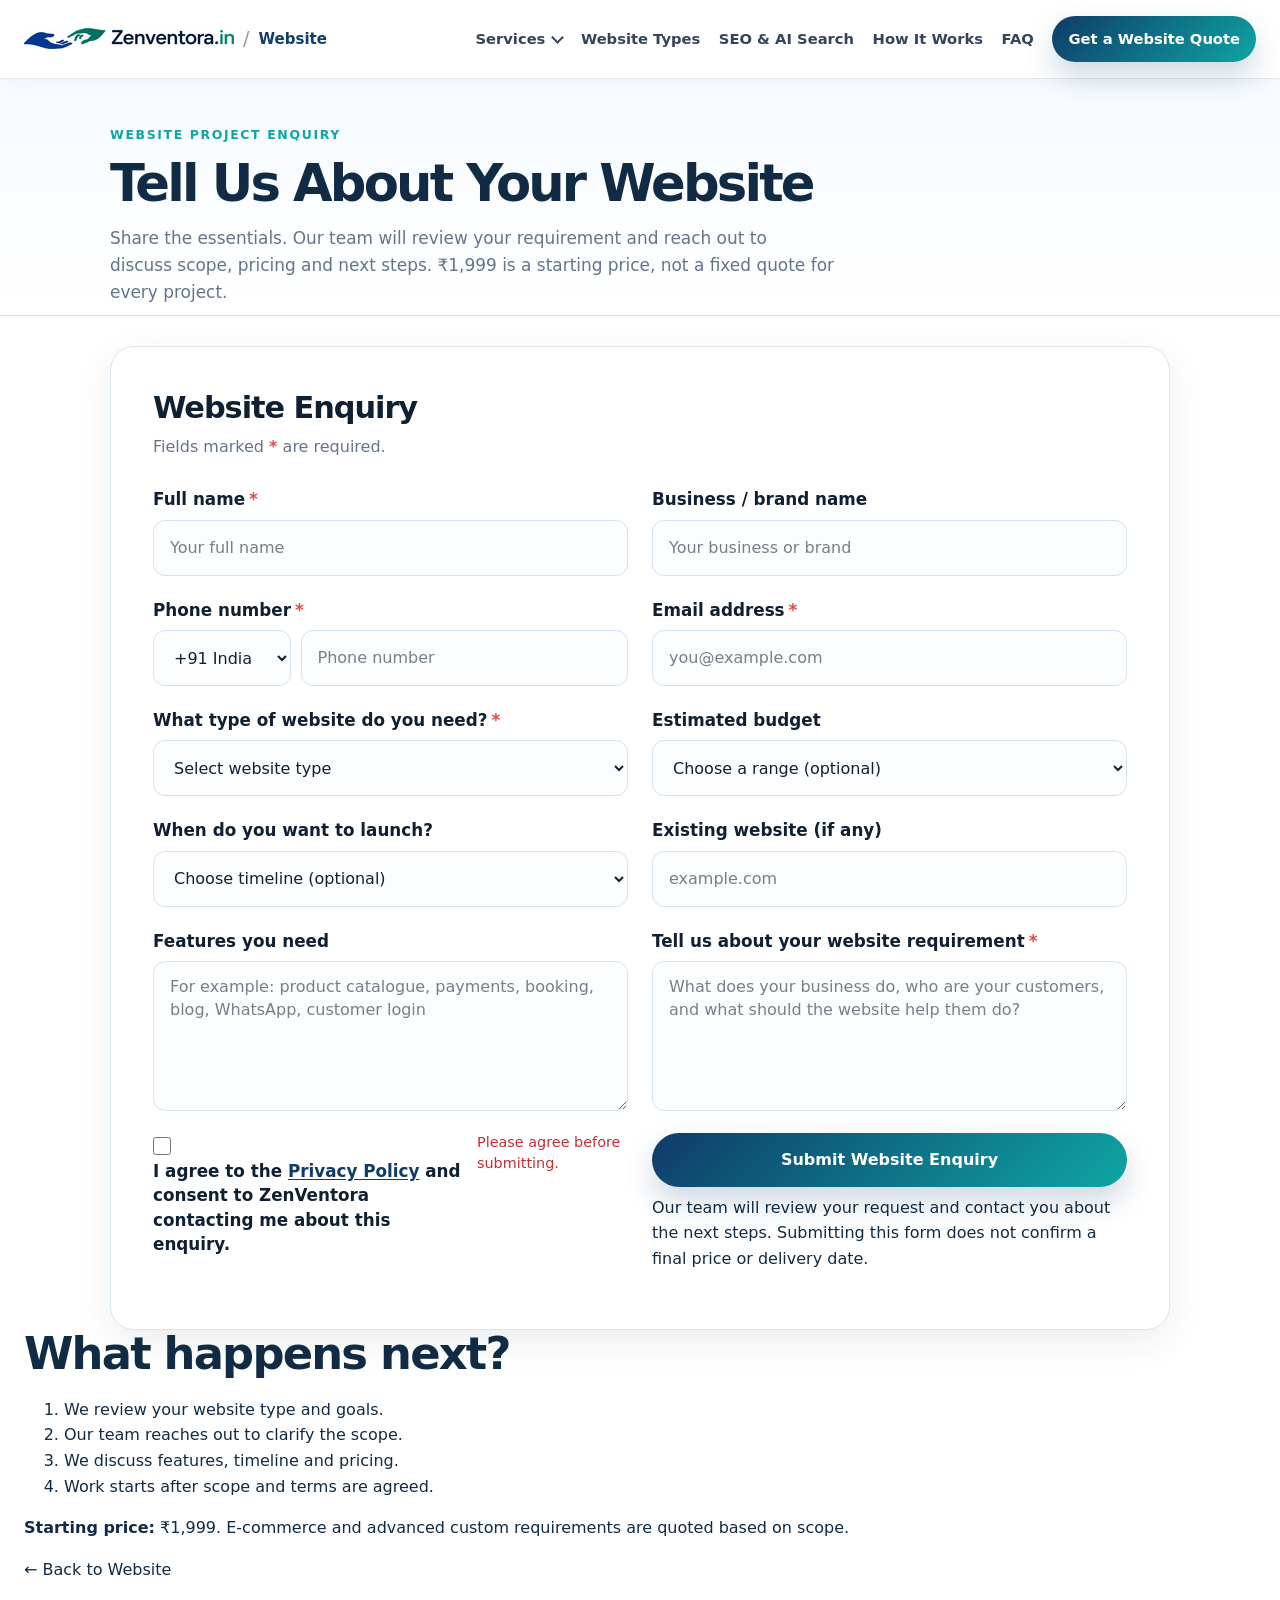
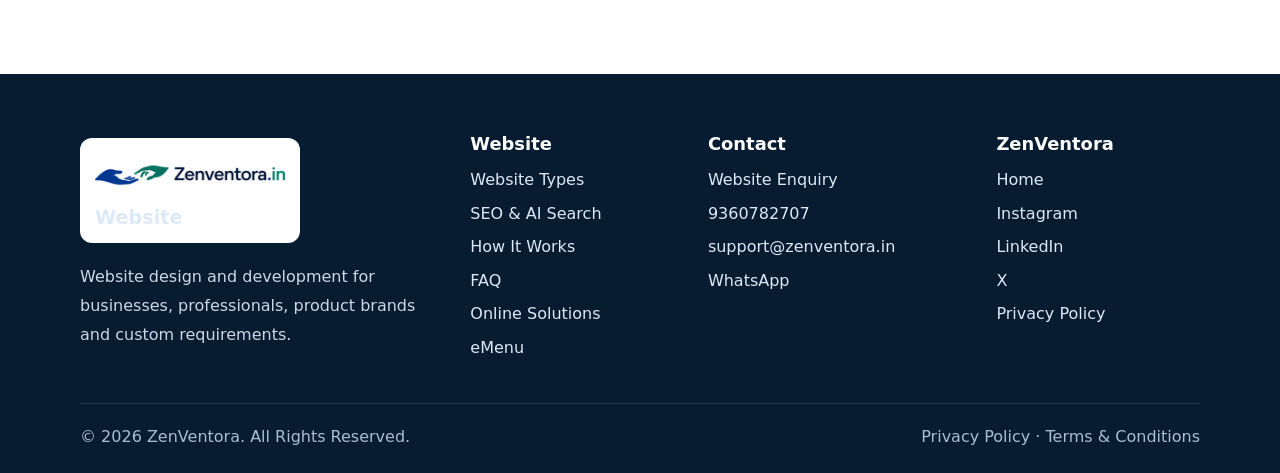
<file: website-solutions/enquiry.html>
<!doctype html><html lang="en"><head><meta charset="utf-8"><meta name="robots" content="noindex,follow"><link rel="canonical" href="https://zenventora.in/website/enquiry.html"><meta http-equiv="refresh" content="0;url=../website/enquiry.html"><title>Website Enquiry | ZenVentora</title></head><body><p>This form has moved to <a href="../website/enquiry.html">Website Enquiry</a>.</p><script>window.location.replace("../website/enquiry.html");</script></body></html>
</file>
<file: styles.css>
:root {
    --navy: #0b2440;
    --blue: #0f3b68;
    --teal: #0ea5a4;
    --orange: #f97316;
    --ink: #102033;
    --muted: #64748b;
    --line: #dbe6f3;
    --soft: #f5f9fc;
    --white: #fff;
    --shadow: 0 22px 60px rgba(15,59,104,.14);
    --radius: 22px
}

* {
    box-sizing: border-box
}

html {
    scroll-behavior: smooth
}

body {
    margin: 0;
    font-family: Inter,system-ui,-apple-system,Segoe UI,sans-serif;
    color: var(--ink);
    background: var(--white);
    line-height: 1.6
}

a {
    color: inherit;
    text-decoration: none
}

button,input,select,textarea {
    font: inherit
}

.container {
    width: min(1120px,calc(100% - 32px));
    margin-inline:auto}

.skip-link {
    position: absolute;
    left: -999px;
    top: 10px;
    background: var(--navy);
    color: #fff;
    padding: 10px 14px;
    z-index: 99
}

.skip-link:focus {
    left: 10px
}

.site-header {
    position: sticky;
    top: 0;
    z-index: 40;
    background: rgba(255,255,255,.92);
    backdrop-filter: blur(18px);
    border-bottom: 1px solid rgba(219,230,243,.8)
}

.nav {
    min-height: 76px;
    display: flex;
    align-items: center;
    justify-content: space-between;
    gap: 22px
}

.brand {
    display: inline-flex;
    align-items: center;
    gap: 10px;
    font-weight: 800;
    font-size: 1.2rem
}

.brand-mark {
    width: 38px;
    height: 38px;
    border-radius: 12px;
    display: grid;
    place-items: center;
    color: #fff;
    background: linear-gradient(135deg,var(--blue),var(--teal));
    box-shadow: 0 12px 30px rgba(14,165,164,.25)
}

.nav-menu {
    display: flex;
    align-items: center;
    gap: 22px;
    font-weight: 600;
    color: #34445a
}

.nav-menu a:hover {
    color: var(--teal);
}

.nav-toggle {
    display: none;
    border: 1px solid var(--line);
    border-radius: 999px;
    background: #fff;
    padding: 9px 14px
}

.btn {
    border: 0;
    border-radius: 999px;
    padding: 14px 22px;
    font-weight: 800;
    cursor: pointer;
    display: inline-flex;
    justify-content: center;
    align-items: center;
    gap: 8px;
    transition: .2s
}

.btn-primary {
    color: #fff;
    background: linear-gradient(135deg,var(--blue),var(--teal));
    box-shadow: 0 14px 30px rgba(15,59,104,.2)
}

.btn-secondary {
    background: #fff;
    color: var(--blue);
    border: 1px solid var(--line)
}

.btn-light {
    background: #fff;
    color: var(--blue)
}

.btn-small {
    padding: 10px 16px
}

.section {
    padding: 92px 0
}

.soft-bg {
    background: var(--soft)
}

.hero {
    padding: 120px 0 86px;
    background: radial-gradient(circle at top right,rgba(14,165,164,.18),transparent 36%),linear-gradient(180deg,#f8fbff,#fff)
}

.hero-grid {
    display: grid;
    grid-template-columns: 1.1fr .9fr;
    gap: 48px;
    align-items: center
}

.eyebrow {
    text-transform: uppercase;
    letter-spacing: .13em;
    color: var(--teal);
    font-weight: 800;
    font-size: .78rem;
    margin: 0 0 12px
}

h1,h2,h3,p {
    margin-top: 0
}

h1 {
    font-size: clamp(2.4rem,5vw,4.6rem);
    line-height: 1.02;
    letter-spacing: -.055em;
    margin-bottom: 22px
}

h2 {
    font-size: clamp(2rem,3.5vw,3.25rem);
    line-height: 1.08;
    letter-spacing: -.04em;
    margin-bottom: 18px
}

h3 {
    font-size: 1.12rem;
    margin-bottom: 8px
}

.hero-text,.section-heading p,.narrow p,.split-grid p,.customer-card p,.contact-grid p {
    color: var(--muted);
    font-size: 1.06rem
}

.hero-actions {
    display: flex;
    gap: 14px;
    flex-wrap: wrap
}

.hero-panel {
    background: #fff;
    border: 1px solid var(--line);
    border-radius: 32px;
    padding: 24px;
    box-shadow: var(--shadow)
}

.metric-card {
    padding: 24px;
    border-radius: 24px;
    background: linear-gradient(135deg,var(--navy),var(--blue));
    color: #fff;
    margin-bottom: 16px
}

.metric-card span {
    display: block;
    color: #bde7ea;
    font-weight: 800;
    margin-bottom: 8px
}

.metric-card strong {
    font-size: 1.35rem;
    line-height: 1.2
}

.metric-grid {
    display: grid;
    grid-template-columns: 1fr 1fr;
    gap: 14px
}

.metric-grid div {
    padding: 18px;
    border: 1px solid var(--line);
    border-radius: 18px;
    background: #f9fcff
}

.metric-grid strong,.metric-grid span {
    display: block
}

.metric-grid span {
    color: var(--muted);
    font-size: .9rem
}

.narrow {
    max-width: 840px;
    text-align: center
}

.web-presence {
    background: linear-gradient(180deg,#fff 0,#f1fbfb 100%)
}

.web-presence-grid {
    display: grid;
    grid-template-columns: .88fr 1.12fr;
    gap: 42px;
    align-items: start
}

.web-presence-copy {
    position: sticky;
    top: 104px
}

.web-presence-copy p {
    color: var(--muted);
    font-size: 1.05rem
}

.web-presence-copy .web-presence-lead {
    color: var(--ink);
    font-size: 1.28rem;
    line-height: 1.55;
    font-weight: 600
}

.web-presence-actions {
    display: flex;
    align-items: center;
    gap: 20px;
    flex-wrap: wrap;
    margin-top: 26px
}

.text-link {
    color: var(--blue);
    font-weight: 800
}

.text-link span {
    color: var(--teal);
    margin-left: 4px
}

.web-service-grid {
    display: grid;
    grid-template-columns: 1fr 1fr;
    gap: 16px
}

.web-service-card {
    min-height: 252px;
    padding: 24px;
    border: 1px solid #cce8e8;
    border-radius: var(--radius);
    background: rgba(255,255,255,.9);
    box-shadow: 0 12px 35px rgba(15,59,104,.06)
}

.service-number {
    display: inline-flex;
    margin-bottom: 28px;
    color: var(--teal);
    font-size: .85rem;
    font-weight: 900;
    letter-spacing: .1em
}

.web-service-card h3 {
    font-size: 1.22rem
}

.web-service-card p,.search-clarity p {
    color: var(--muted)
}

.search-clarity {
    display: grid;
    grid-template-columns: .82fr 1.18fr;
    gap: 34px;
    align-items: center;
    margin-top: 66px;
    padding: 28px 32px;
    border: 1px solid #bfe3e2;
    border-radius: 24px;
    background: #fff
}

.search-clarity .eyebrow {
    margin-bottom: 8px
}

.search-clarity h3 {
    margin: 0;
    font-size: 1.32rem;
    line-height: 1.3
}

.search-clarity p:last-child {
    margin: 0
}

.section-heading {
    max-width: 760px;
    margin: 0 auto 38px;
    text-align: center
}

.card-grid {
    display: grid;
    gap: 18px
}

.card-grid.four {
    grid-template-columns: repeat(4,1fr)
}

.card,.partner-card,.service-list article,.steps article {
    background: #fff;
    border: 1px solid var(--line);
    border-radius: var(--radius);
    padding: 24px;
    box-shadow: 0 12px 35px rgba(15,59,104,.06)
}

.steps article{
    max-width: calc(33.3% - 30px);
    width: 100%;
}

.card p,.partner-card p,.service-list p,.steps p,.faq-list p,.footer-grid p {
    color: var(--muted)
}

.icon {
    display: grid;
    place-items: center;
    width: 42px;
    height: 42px;
    border-radius: 14px;
    background: #e9fbfb;
    color: var(--teal);
    font-weight: 900;
    margin-bottom: 16px
}

.partner-grid {
    display: grid;
    grid-template-columns: repeat(3,1fr);
    gap: 22px
}

.logo-placeholder {
    height: 76px;
    border: 1px dashed #8bb4d3;
    border-radius: 18px;
    display: grid;
    place-items: center;
    color: #7390a8;
    font-weight: 800;
    background: #f7fbff;
    margin-bottom: 18px
}

.partner-card span {
    display: inline-flex;
    border-radius: 999px;
    background: #e9fbfb;
    color: #087b7b;
    padding: 6px 12px;
    font-weight: 800;
    font-size: .82rem;
    display: none;
}

.service-list {
    display: grid;
    grid-template-columns: repeat(3,1fr);
    gap: 18px
}

.steps {
    display: flex;
    gap: 15px;
    justify-content: center;
    flex-wrap: wrap;
}

.steps span {
    display: inline-flex;
    color: var(--orange);
    font-weight: 900;
    margin-bottom: 12px
}

.split-grid {
    display: grid;
    grid-template-columns: .9fr 1.1fr;
    gap: 44px;
    align-items: center
}

.check-grid {
    display: grid;
    grid-template-columns: 1fr 1fr;
    gap: 14px
}

.check-grid span {
    padding: 16px 18px;
    border-radius: 16px;
    background: #f7fbff;
    border: 1px solid var(--line);
    font-weight: 800
}

.check-grid span:before {
    content: '✓';
    color: var(--teal);
    margin-right: 8px
}

.customer-band {
    padding: 70px 0;
    background: linear-gradient(135deg,var(--navy),var(--blue));
    color: #fff
}

.customer-card {
    display: flex;
    align-items: center;
    justify-content: space-between;
    gap: 30px
}

.customer-card div{
    max-width: 60%;
}

.customer-card p {
    color: #d5e6f4
}

.faq-list {
    max-width: 860px;
    margin: auto;
    display: grid;
    gap: 14px
}

.faq-list details {
    border: 1px solid var(--line);
    border-radius: 18px;
    background: #fff;
    padding: 18px 22px
}

.faq-list summary {
    cursor: pointer;
    font-weight: 800
}

.contact-section {
    background: linear-gradient(180deg,#fff,var(--soft))
}

.contact-grid {
    display: flex;
    grid-template-columns: .85fr 1.15fr;
    gap: 36px;
    align-items: start
}

.contact-points {
    display: grid;
    gap: 10px;
    margin-top: 26px
}

.contact-points a,.contact-points span {
    padding: 14px 16px;
    border: 1px solid var(--line);
    border-radius: 14px;
    background: #fff;
    font-weight: 700
}

.lead-form {
    display: grid;
    grid-template-columns: 1fr 1fr;
    gap: 14px;
    background: #fff;
    border: 1px solid var(--line);
    border-radius: 28px;
    padding: 24px;
    box-shadow: var(--shadow)
}

label {
    display: grid;
    gap: 7px;
    font-weight: 700;
    color: #334155
}

.full {
    grid-column: 1/-1
}

input,select,textarea {
    width: 100%;
    border: 1px solid var(--line);
    border-radius: 14px;
    padding: 13px 14px;
    background: #fbfdff;
    color: var(--ink)
}

textarea {
    resize: vertical
}

.site-footer {
    background: #071b31;
    color: #dce9f6;
    padding: 56px 0 24px
}

.footer-grid {
    display: grid;
    grid-template-columns: 1.5fr 1fr 1fr;
    gap: 34px
}

.footer-grid a {
    display: block;
    color: #dce9f6;
    margin: 8px 0
}

.footer-grid h3 {
    color: #fff
}

.footer-brand {
    color: #fff
}

.footer-bottom {
    border-top: 1px solid rgba(255,255,255,.12);
    margin-top: 34px;
    padding-top: 20px;
    display: flex;
    justify-content: space-between;
    gap: 14px;
    flex-wrap: wrap;
    color: #a9bed2
}

.floating-cta {
    position: fixed;
    right: 18px;
    bottom: 18px;
    z-index: 45;
    border: 0;
    border-radius: 999px;
    padding: 15px 20px;
    background: var(--orange);
    color: #fff;
    font-weight: 900;
    box-shadow: 0 18px 40px rgba(249,115,22,.32);
    cursor: pointer
}

.drawer-backdrop {
    position: fixed;
    inset: 0;
    background: rgba(7,27,49,.48);
    z-index: 60
}

.enquiry-drawer {
    position: fixed;
    top: 0;
    right: 0;
    width: min(430px,100%);
    height: 100dvh;
    background: #fff;
    z-index: 61;
    padding: 30px;
    box-shadow: -25px 0 70px rgba(7,27,49,.25);
    transform: translateX(105%);
    transition: .25s;
    overflow: auto
}

.enquiry-drawer.open {
    transform: translateX(0)
}

.drawer-close {
    position: absolute;
    top: 14px;
    right: 16px;
    border: 0;
    background: #eef5fb;
    border-radius: 50%;
    width: 40px;
    height: 40px;
    font-size: 1.5rem;
    cursor: pointer
}

.drawer-form {
    display: grid;
    gap: 13px;
    margin-top: 22px
}

@media (max-width: 960px) {
    .nav-toggle {
        display:inline-flex
    }

    .nav-menu {
        position: absolute;
        left: 16px;
        right: 16px;
        top: 76px;
        background: #fff;
        border: 1px solid var(--line);
        box-shadow: var(--shadow);
        border-radius: 20px;
        padding: 18px;
        display: none;
        flex-direction: column;
        align-items: stretch
    }

    .nav-menu.open {
        display: flex
    }

    .hero-grid,.split-grid,.web-presence-grid,.search-clarity {
        grid-template-columns: 1fr;
    }

    .web-presence-copy {
        position: static
    }

    .card-grid.four,.service-list {
        grid-template-columns: 1fr 1fr
    }

    .steps {
        grid-template-columns: 1fr 1fr
    }

    .partner-grid {
        grid-template-columns: 1fr
    }

    .customer-card {
        align-items: flex-start;
        flex-direction: column
    }

    .section {
        padding: 72px 0
    }

    .hero {
        padding-top: 92px
    }

    .customer-card div{
        max-width: 100%;
    }
    .steps article{
        max-width: calc(50% - 15px);
    }

    .search-clarity {
        gap: 14px;
        margin-top: 28px
    }
}

@media (max-width: 620px) {
    .container {
        width:min(100% - 24px,1120px)
    }

    .card-grid.four,.service-list,.steps,.check-grid,.lead-form,.footer-grid,.web-service-grid {
        grid-template-columns: 1fr
    }

    .hero-actions .btn {
        width: 100%
    }

    .metric-grid {
        grid-template-columns: 1fr
    }

    .lead-form {
        padding: 18px;
        border-radius: 22px
    }

    .footer-bottom {
        display: grid
    }

    .floating-cta {
        left: 12px;
        right: 12px;
        width: calc(100% - 24px)
    }

    .section {
        padding: 58px 0
    }

    h1 {
        font-size: 2.45rem
    }

    .hero-panel {
        border-radius: 24px
    }

    .web-presence-copy .web-presence-lead {
        font-size: 1.14rem
    }

    .web-service-card {
        min-height: auto
    }

    .search-clarity {
        padding: 24px
    }

    .enquiry-drawer {
        padding: 26px 18px 96px
    }
    .steps article {
        max-width: 100%;
    }
}

.legal-page .legal-hero {
    padding: 92px 0 64px
}

.updated {
    display: inline-flex;
    margin-top: 12px;
    padding: 8px 14px;
    border-radius: 999px;
    background: #e9fbfb;
    color: #087b7b;
    font-weight: 800
}

.legal-content {
    max-width: 900px;
    background: #fff;
    border: 1px solid var(--line);
    border-radius: 28px;
    padding: 34px;
    box-shadow: var(--shadow)
}

.legal-content h2 {
    font-size: 1.35rem;
    letter-spacing: -.02em;
    margin-top: 28px
}

.legal-content h2:first-child {
    margin-top: 0
}

.legal-content a {
    color: var(--teal);
    font-weight: 800
}

.legal-nav {
    display: flex!important;
    position: static!important;
    box-shadow: none!important;
    border: 0!important;
    background: transparent!important;
    padding: 0!important;
    flex-direction: row!important;
    align-items: center!important
}

@media (max-width: 720px) {
    .legal-nav {
        gap:12px!important;
        flex-wrap: wrap;
        justify-content: flex-end;
        font-size: .92rem
    }

    .legal-content {
        padding: 22px;
        border-radius: 22px
    }

    .legal-page .legal-hero {
        padding: 72px 0 44px
    }
}

.enquiry-card{background:#fff;border:1px solid var(--line);border-radius:28px;padding:28px;position:sticky;box-shadow:var(--shadow);top:100px}.enquiry-card p{color:var(--muted)}

.brand-logo {
    display: block;
    width: 210px;
    max-width: 48vw;
    height: auto
}

.footer-brand .brand-logo {
    width: 190px;
    filter: drop-shadow(0 10px 24px rgba(255,255,255,.08))
}

.partner-logo {
    margin-bottom: 15px;
    display: inline-block;
}

.partner-logo.green{
    background: #1f8b24;
    padding: 5px;
    border-radius: 20px;
}

.partner-logo img {
    max-width: 150px;
    max-height: 58px;
    display: block;
}

.partner-link {
    display: inline-flex;
    margin-top: 12px;
    color: #fff;
    font-weight: 800;
    padding: 10px 25px;
    border-radius: 30px;
    background: var(--teal);
}

.footer-grid {
    grid-template-columns: 1.4fr .8fr 1fr .8fr
}

@media (max-width: 1080px) {
    .partner-grid {
        grid-template-columns:repeat(2,1fr)
    }

    .footer-grid {
        grid-template-columns: 1fr 1fr
    }
}

@media (max-width: 620px) {
    .brand-logo {
        width:168px;
        max-width: 62vw
    }

    .partner-grid {
        grid-template-columns: 1fr
    }

    .footer-grid {
        grid-template-columns: 1fr
    }
}

/* Keep primary navigation from wrapping at browser zoom and medium desktop widths. */
@media (max-width: 1120px) {
    .site-header .nav {
        gap: 14px;
    }

    .site-header .nav-toggle {
        display: inline-flex;
        flex: 0 0 auto;
    }

    .site-header .nav-menu {
        position: absolute;
        left: 16px;
        right: 16px;
        top: 76px;
        z-index: 45;
        display: none;
        flex-direction: column;
        align-items: stretch;
        gap: 0;
        padding: 12px;
        border: 1px solid var(--line);
        border-radius: 20px;
        background: #fff;
        box-shadow: var(--shadow);
    }

    .site-header .nav-menu.open {
        display: flex;
    }

    .site-header .nav-menu > a,
    .site-header .nav-menu > span {
        padding: 11px 12px;
    }

    .site-header .nav-menu .btn {
        width: 100%;
    }
}

/* Services dropdown: hover on desktop, click/tap on mobile */
.nav-dropdown{position:relative;display:inline-flex;align-items:center;font-weight:600;color:#34445a}
.nav-dropdown>summary{display:inline-flex;align-items:center;gap:8px;list-style:none;cursor:pointer;white-space:nowrap}
.nav-dropdown>summary::-webkit-details-marker{display:none}
.nav-dropdown>summary::marker{content:""}
.nav-dropdown>summary::after{content:"";display:inline-block;width:7px;height:7px;border-right:2px solid currentColor;border-bottom:2px solid currentColor;transform:translateY(-2px) rotate(45deg);transition:transform .16s ease}.nav-dropdown[open]>summary::after{transform:translateY(2px) rotate(225deg)}
.nav-dropdown-menu{display:none;position:absolute;top:calc(100% + 8px);left:-14px;min-width:210px;gap:4px;padding:8px;background:#fff;border:1px solid var(--line);border-radius:14px;box-shadow:var(--shadow);z-index:100}
.nav-dropdown[open] .nav-dropdown-menu{display:grid}
.nav-dropdown-menu a{display:block;padding:10px 12px;border-radius:8px;white-space:nowrap}
.nav-dropdown-menu a:hover{background:var(--soft)}
@media(hover:hover) and (min-width:961px){.site-header,.site-header .nav,.nav-menu{overflow:visible}.nav-dropdown:hover .nav-dropdown-menu,.nav-dropdown:focus-within .nav-dropdown-menu{display:grid!important;visibility:visible;opacity:1;pointer-events:auto}.nav-dropdown:hover>summary::after,.nav-dropdown:focus-within>summary::after{transform:translateY(2px) rotate(225deg)}.nav-dropdown-menu{z-index:9999;top:100%;margin-top:8px}.nav-dropdown-menu::before{content:"";position:absolute;left:0;right:0;top:-10px;height:10px}}
@media(max-width:960px){.nav-dropdown{display:block;width:100%}.nav-dropdown>summary{display:flex;width:100%;box-sizing:border-box;padding:10px 0}.nav-dropdown-menu{position:static;min-width:0;box-shadow:none;border:0;border-left:2px solid var(--line);border-radius:0;margin:0 0 8px 8px;padding:2px 8px}.nav-dropdown-menu a{white-space:normal}}


/* Shared FAQ presentation: consistent across Home, Online Solutions and Website. */
#faq .section-heading {
  text-align: center;
  max-width: 900px;
  margin: 0 auto 34px;
}
#faq .section-heading .eyebrow {
  text-transform: uppercase;
  letter-spacing: .13em;
  font-weight: 800;
}
#faq .section-heading h2 {
  font-size: clamp(2.1rem, 4.2vw, 3.35rem);
  line-height: 1.08;
  letter-spacing: -.045em;
  margin: 14px 0 0;
}
#faq .faq-list,
#faq .container > details {
  width: min(100%, 1076px);
  max-width: 1076px;
  margin-left: auto;
  margin-right: auto;
}
#faq .faq-list {
  display: grid;
  gap: 14px;
}
#faq .faq-list details,
#faq .container > details {
  box-sizing: border-box;
  width: 100%;
  min-width: 0;
  margin: 0;
  padding: 24px 28px;
  border: 1px solid #d6e5f7;
  border-radius: 21px;
  background: #fff;
  box-shadow: 0 8px 24px rgba(15, 59, 104, .035);
  text-align: left;
}
#faq .faq-list summary,
#faq .container > details > summary {
  position: relative;
  display: block;
  padding: 0 32px 0 0;
  color: var(--ink, #122238);
  font-size: 1.08rem;
  font-weight: 800;
  line-height: 1.5;
  cursor: pointer;
  list-style: none;
}
#faq .faq-list summary::-webkit-details-marker,
#faq .container > details > summary::-webkit-details-marker {
  display: none;
}
#faq .faq-list summary::after,
#faq .container > details > summary::after {
  content: "+";
  position: absolute;
  right: 0;
  top: 50%;
  transform: translateY(-50%);
  color: var(--teal, #08a5a5);
  font-size: 1.6rem;
  font-weight: 800;
  line-height: 1;
}
#faq .faq-list details[open] > summary::after,
#faq .container > details[open] > summary::after {
  content: "−";
}
#faq .faq-list details[open],
#faq .container > details[open] {
  border-color: #b7d9e8;
}
#faq .faq-list details p,
#faq .container > details > p {
  margin: 14px 0 0;
  color: var(--muted, #61738d);
  line-height: 1.7;
}
@media (max-width: 640px) {
  #faq .faq-list details,
  #faq .container > details {
    padding: 18px 18px;
    border-radius: 16px;
  }
  #faq .faq-list summary,
  #faq .container > details > summary {
    font-size: 1rem;
    padding-right: 28px;
  }
  #faq .section-heading {
    margin-bottom: 26px;
  }
}


/* Desktop Services navigation is hover-driven; menu remains visible while pointer is over it. */
@media (hover: hover) and (min-width: 961px) {
  .nav-dropdown:hover > .nav-dropdown-menu,
  .nav-dropdown:focus-within > .nav-dropdown-menu {
    display: grid !important;
    visibility: visible;
    opacity: 1;
    pointer-events: auto;
  }
  .nav-dropdown:hover > summary::after,
  .nav-dropdown:focus-within > summary::after {
    transform: translateY(2px) rotate(225deg);
  }
}


/* Reliable desktop hover dropdown: no click dependency and no pointer gap. */
@media (hover: hover) and (min-width: 961px) {
  .site-header { position: sticky; z-index: 1000; }
  .site-header .nav, .site-header .nav-menu { overflow: visible !important; }
  .nav-dropdown { position: relative; align-self: center; }
  .nav-dropdown > .nav-dropdown-menu {
    display: none;
    position: absolute;
    top: 100%;
    left: -14px;
    margin-top: 0;
    min-width: 220px;
    z-index: 10001;
    background: #fff;
  }
  .nav-dropdown:hover > .nav-dropdown-menu,
  .nav-dropdown:focus-within > .nav-dropdown-menu,
  .nav-dropdown[open] > .nav-dropdown-menu {
    display: grid !important;
    visibility: visible !important;
    opacity: 1 !important;
    pointer-events: auto !important;
  }
  .nav-dropdown > .nav-dropdown-menu::before {
    content: "";
    position: absolute;
    left: 0; right: 0; top: -12px;
    height: 12px;
  }
}


/* Keep the Services caret pointing down on hover; only the menu opens. */
@media (hover: hover) and (min-width: 961px) {
  .nav-dropdown:hover > summary::after,
  .nav-dropdown:focus-within > summary::after {
    transform: translateY(-2px) rotate(45deg) !important;
  }
}


/* Caret follows the visible dropdown state: up while open, down when closed. */
@media (hover: hover) and (min-width: 961px) {
  .nav-dropdown > summary::after {
    transform: translateY(-2px) rotate(45deg) !important;
    transition: transform .16s ease;
  }
  .nav-dropdown:hover > summary::after,
  .nav-dropdown:focus-within > summary::after,
  .nav-dropdown[open] > summary::after {
    transform: translateY(2px) rotate(225deg) !important;
  }
}


/* Make the current page clear in shared navigation, including service dropdown items. */
.nav-menu > a.active:not(.btn),
.nav-menu > a[aria-current="page"]:not(.btn),
.nav-dropdown-menu a.active,
.nav-dropdown-menu a[aria-current="page"] {
  color: var(--primary, #0f3b68) !important;
  background: var(--soft, #eef6ff);
  font-weight: 700;
}


/* Homepage-only Zoho refresh (current UI base) */
.hero-redesign {
  isolation: isolate; overflow:hidden; padding: clamp(76px, 9vw, 124px) 0 0;
  background: radial-gradient(ellipse at 78% 10%, rgba(14,159,155,.15), transparent 32%),
              radial-gradient(ellipse at 5% 72%, rgba(37,99,235,.07), transparent 32%),
              linear-gradient(135deg,#f7fbff 0%,#fff 52%,#f0fbfa 100%);
}

.hero-orb { position:absolute; z-index:-1; border-radius:50%; pointer-events:none; filter:blur(1px); }

.hero-orb-one { width:380px; height:380px; right:-170px; top:45px; border:1px solid rgba(14,159,155,.16); box-shadow:0 0 0 35px rgba(14,159,155,.025),0 0 0 75px rgba(14,159,155,.02); }

.hero-orb-two { width:210px; height:210px; left:-120px; bottom:110px; background:rgba(37,99,235,.04); }

.hero-redesign .hero-grid { grid-template-columns:minmax(0,1.02fr) minmax(0,.98fr); gap:clamp(22px,4vw,56px); align-items:center; }

.hero-trust-pill { display:inline-flex; align-items:center; gap:9px; padding:9px 14px; margin-bottom:24px; border:1px solid #cce7e8; border-radius:999px; color:#0d6f78; background:rgba(255,255,255,.8); font-size:.82rem; font-weight:800; box-shadow:0 8px 24px rgba(15,59,104,.05); }

.trust-dot,.partner-status-pill span { width:8px; height:8px; display:inline-block; border-radius:50%; background:#0ea5a4; box-shadow:0 0 0 4px rgba(14,165,164,.13); }

.hero-redesign .eyebrow { color:#0c8e91; }

.hero-redesign h1 { max-width:680px; font-size:clamp(3.1rem,6vw,5.25rem); line-height:.99; letter-spacing:-.065em; margin-bottom:24px; }

.hero-redesign h1 span,.pos-section-top h2 span,.zoho-partner-copy h2 span { color:#0d9997; }

.hero-redesign .hero-text { max-width:600px; color:#536a7f; font-size:clamp(1.04rem,1.5vw,1.2rem); line-height:1.8; }

.hero-redesign .hero-actions { margin-top:28px; }

.hero-redesign .hero-actions .btn { min-height:52px; padding-inline:23px; }

.hero-proof-row { display:flex; flex-wrap:wrap; gap:12px 20px; margin-top:35px; color:#61778a; font-size:.8rem; font-weight:700; }

.hero-proof-row span { display:flex; align-items:center; gap:8px; }

.hero-proof-row b { color:#0e9f9b; font-size:.76rem; letter-spacing:.06em; }

.hero-art-wrap { position:relative; min-width:0; padding:8px 0 24px; }

.hero-art-glow { position:absolute; inset:12% 8% 12%; border-radius:50%; background:rgba(14,165,164,.12); filter:blur(48px); }

.hero-art { display:block; position:relative; width:100%; max-width:630px; margin-inline:auto; overflow:visible; filter:drop-shadow(0 22px 35px rgba(15,59,104,.06)); }

.hero-float-note { position:absolute; left:0; bottom:58px; display:flex; align-items:center; gap:12px; padding:14px 18px; border:1px solid rgba(218,232,241,.9); border-radius:18px; background:rgba(255,255,255,.94); box-shadow:0 18px 45px rgba(8,29,53,.12); backdrop-filter:blur(12px); }

.hero-float-icon { display:grid; place-items:center; width:36px; height:36px; border-radius:12px; background:#dcf8f1; color:#078e82; font-weight:900; }

.hero-float-note strong,.hero-float-note small { display:block; }

.hero-float-note strong { color:#132b42; font-size:.88rem; }

.hero-float-note small { color:#6c8092; font-size:.74rem; margin-top:2px; }

.hero-art-caption { position:absolute; right:8px; bottom:6px; color:#7b91a2; font-size:.74rem; font-weight:700; letter-spacing:.04em; }

.hero-bottom-strip { display:flex; align-items:center; justify-content:center; flex-wrap:wrap; gap:18px; margin-top:28px; padding:20px 0 24px; border-top:1px solid rgba(205,222,233,.8); color:#6a7f91; font-size:.82rem; font-weight:700; }

.hero-bottom-strip > a { display:inline-flex; align-items:center; gap:9px; color:#123c61; font-weight:900; }

.hero-bottom-strip img { width:25px; height:25px; object-fit:contain; }

.hero-bottom-strip a b { color:#0e9f9b; }

.hero-bottom-strip i { width:4px; height:4px; border-radius:50%; background:#a5bdcc; }

.zoho-partner-section { padding-top:28px; background:linear-gradient(180deg,#fff 0%,#f3fafb 100%); }

.zoho-partner-card { position:relative; overflow:hidden; grid-template-columns:150px minmax(0,1fr) 165px; gap:clamp(20px,3vw,42px); border:1px solid #cce4ec; background:linear-gradient(125deg,#fff 0%,#fbfeff 58%,#f0fbf9 100%); box-shadow:0 30px 80px rgba(8,29,53,.1); }

.zoho-partner-card::before { content:""; position:absolute; width:250px; height:250px; border:1px solid rgba(14,159,155,.15); border-radius:50%; right:-95px; top:-130px; box-shadow:0 0 0 25px rgba(14,159,155,.025),0 0 0 50px rgba(14,159,155,.02); pointer-events:none; }

.zoho-brand-lockup,.zoho-partner-copy,.zoho-partner-mark { position:relative; z-index:1; }

.partner-status-pill { display:inline-flex; align-items:center; gap:9px; padding:8px 12px; margin:0 0 15px; border:1px solid #cce7df; border-radius:999px; background:#f0fcf8; color:#087a71; font-size:.78rem; font-weight:900; }

.partner-status-pill span { width:7px; height:7px; }

.zoho-partner-copy h2 { max-width:820px; font-size:clamp(2.2rem,4.4vw,3.7rem); letter-spacing:-.055em; }

.zoho-partner-intro { line-height:1.8; }

.zoho-highlight-points { display:flex; flex-wrap:wrap; gap:10px; margin:22px 0 25px; }

.zoho-highlight-points span { display:inline-flex; align-items:center; gap:9px; padding:10px 12px; border:1px solid #e0ebf1; border-radius:13px; background:#fff; color:#4e6477; font-size:.78rem; font-weight:800; }

.zoho-highlight-points b { color:#0d9997; font-size:.72rem; }

.zoho-partner-mark { align-self:center; min-width:0; position:relative; overflow:hidden; padding:26px 15px 36px; border-radius:26px; background:linear-gradient(150deg,#09213c,#155987 60%,#0d9b97); box-shadow:0 18px 40px rgba(15,59,104,.18); transform:rotate(2deg); }

.zoho-partner-mark span { font-size:.72rem; }

.zoho-partner-mark strong { font-size:1.28rem; line-height:1.3; }

.partner-mark-orbit { position:absolute; right:-9px; bottom:-31px; color:rgba(255,255,255,.15); font-size:6rem; line-height:1; }

.zoho-pos-experience { overflow:hidden; background:#f4f8fc; }

.zoho-pos-experience::before { content:""; position:absolute; width:450px; height:450px; border-radius:50%; background:rgba(14,165,164,.055); right:-240px; top:80px; pointer-events:none; }

.pos-section-top { display:grid; grid-template-columns:1fr .65fr; align-items:end; gap:50px; margin-bottom:42px; }

.pos-section-top h2 { max-width:720px; margin:0; font-size:clamp(2.3rem,4.8vw,4rem); letter-spacing:-.055em; }

.pos-section-top > p { max-width:480px; margin:0 0 6px; color:#61778a; font-size:1.04rem; line-height:1.85; }

.pos-feature-layout { display:grid; grid-template-columns:1.04fr .96fr; gap:20px; }

.pos-feature-main { min-height:390px; display:flex; flex-direction:column; align-items:flex-start; padding:clamp(26px,4vw,44px); border-radius:30px; color:#fff; background:radial-gradient(circle at 85% 12%,rgba(54,205,187,.25),transparent 33%),linear-gradient(145deg,#09213c,#114a73 65%,#0d7779); box-shadow:0 24px 55px rgba(8,29,53,.15); }

.pos-feature-main .pos-card-kicker { color:#95e8de; }

.pos-feature-main h3 { max-width:470px; font-size:clamp(1.65rem,3vw,2.3rem); line-height:1.15; letter-spacing:-.035em; margin:12px 0; }

.pos-feature-main p { max-width:500px; color:#d2e6f0; line-height:1.8; }

.pos-card-kicker { display:block; margin-top:22px; color:#0d8c91; font-size:.72rem; font-weight:900; letter-spacing:.12em; text-transform:uppercase; }

.pos-feature-icon { display:grid; place-items:center; width:52px; height:52px; border-radius:16px; color:#0c9793; background:#e0f8f3; }

.pos-feature-icon svg { width:27px; height:27px; fill:none; stroke:currentColor; stroke-width:2.4; stroke-linecap:round; stroke-linejoin:round; }

.pos-icon-billing { color:#fff; background:rgba(255,255,255,.13); border:1px solid rgba(255,255,255,.17); }

.pos-icon-orange { color:#d66a12; background:#fff0df; }

.pos-mini-flow { display:flex; align-items:center; flex-wrap:wrap; gap:10px; margin-top:auto; padding-top:20px; }

.pos-mini-flow span { padding:9px 12px; border:1px solid rgba(255,255,255,.2); border-radius:10px; background:rgba(255,255,255,.08); font-size:.75rem; font-weight:800; }

.pos-mini-flow b { color:#7de1d4; }

.pos-feature-side { display:grid; grid-template-rows:1fr 1fr; gap:20px; }

.pos-feature-card { padding:28px; border:1px solid #dbe7ef; border-radius:26px; background:#fff; box-shadow:0 12px 35px rgba(8,29,53,.045); }

.pos-feature-card h3 { font-size:1.32rem; margin:12px 0 9px; }

.pos-feature-card p { color:#61778a; margin-bottom:0; line-height:1.75; }

.pos-capability-band { display:grid; grid-template-columns:repeat(5,minmax(0,1fr)); gap:12px; margin-top:20px; padding:18px; border:1px solid #dce8f0; border-radius:24px; background:#fff; }

.pos-capability-band > div { min-width:0; display:grid; gap:6px; justify-items:start; padding:9px; }

.pos-capability-symbol { display:grid; place-items:center; width:38px; height:38px; margin-bottom:4px; border-radius:12px; background:#e9f7f8; color:#0a9292; font-size:1.25rem; font-weight:900; }

.pos-capability-band strong { font-size:.85rem; color:#18344d; }

.pos-capability-band small { color:#71879a; font-size:.72rem; }

.pos-retail-fit { display:grid; grid-template-columns:.8fr 1.2fr; gap:34px; align-items:center; margin-top:20px; padding:clamp(25px,4vw,40px); border:1px solid #d7e8ef; border-radius:28px; background:linear-gradient(120deg,#fff,#f9fcff); }

.pos-retail-fit h3 { font-size:clamp(1.45rem,2.6vw,2rem); letter-spacing:-.035em; }

.pos-retail-fit-copy > p:not(.eyebrow) { color:#657b8e; line-height:1.75; }

.pos-retail-fit-copy .text-link { display:inline-block; margin-top:8px; }

.retail-tags { display:flex; flex-wrap:wrap; gap:10px; }

.retail-tags span { padding:10px 13px; border:1px solid #d9e7ef; border-radius:999px; background:#fff; color:#34536c; font-size:.82rem; font-weight:800; }

.pos-cta-bar { display:flex; justify-content:space-between; align-items:center; gap:24px; margin-top:20px; padding:24px 28px; border-radius:25px; color:#fff; background:linear-gradient(110deg,#0b2440,#135786 70%,#0d898b); }

.pos-cta-bar > div:first-child { display:flex; align-items:center; gap:15px; }

.pos-cta-icon { display:grid; place-items:center; flex:0 0 44px; width:44px; height:44px; border-radius:14px; background:rgba(255,255,255,.13); font-size:1.5rem; }

.pos-cta-bar strong { display:block; font-size:1.08rem; }

.pos-cta-bar p { margin:4px 0 0; color:#c9e0ee; font-size:.86rem; }

.pos-cta-actions { display:flex; align-items:center; gap:18px; flex-wrap:wrap; }

.pos-cta-actions .btn-light { white-space:nowrap; }

.pos-contact-link { color:#e1f7f5; font-size:.86rem; font-weight:800; white-space:nowrap; }

.pos-disclaimer { max-width:950px; margin:16px auto 0; color:#8395a5; text-align:center; font-size:.75rem; line-height:1.65; }

.partner-grid-featured { gap:24px; max-width:900px; }

.partner-card-featured { padding:30px; border-radius:26px; background:linear-gradient(150deg,#fff,#f9fcff); }

.partner-card-featured .partner-logo { min-height:100px; }

.zoho-pos-card { background:linear-gradient(150deg,#fff,#f0fbf9); border-color:#b8e0e0; }

.partner-card-featured h3 { font-size:1.45rem; }

.partner-card-featured p { color:#5e7488; line-height:1.8; }

@media (max-width: 1080px) {
.hero-redesign .hero-grid { gap:20px; }

.hero-redesign h1 { font-size:clamp(2.8rem,6vw,4.2rem); }

.zoho-partner-card { grid-template-columns:130px minmax(0,1fr); }

.zoho-partner-mark { display:none; }

.pos-section-top { gap:28px; }
}

@media (max-width: 960px) {
.hero-redesign .hero-grid { grid-template-columns:1fr 1fr; }

.hero-redesign { padding-top:74px; }

.hero-proof-row { gap:10px 14px; }

.hero-float-note { left:-4px; bottom:44px; transform:scale(.92); transform-origin:left bottom; }

.zoho-partner-card { grid-template-columns:1fr; }

.zoho-brand-lockup { align-self:auto; }

.zoho-brand-lockup img { width:138px; }

.pos-section-top { grid-template-columns:1fr; gap:15px; }

.pos-section-top > p { max-width:720px; }

.pos-feature-layout { grid-template-columns:1fr 1fr; }

.pos-capability-band { grid-template-columns:repeat(3,minmax(0,1fr)); }

.pos-retail-fit { grid-template-columns:1fr; gap:20px; }
}

@media (max-width: 720px) {
.hero-redesign .hero-grid { grid-template-columns:1fr; }

.hero-redesign h1 { max-width:620px; font-size:clamp(2.8rem,11vw,4rem); }

.hero-art-wrap { max-width:580px; width:100%; margin:0 auto; }

.hero-art { width:100%; }

.hero-float-note { left:0; bottom:44px; transform:scale(.88); }

.hero-art-caption { right:0; bottom:0; }

.hero-bottom-strip { justify-content:flex-start; gap:12px; font-size:.76rem; }

.hero-bottom-strip > span:first-child { width:100%; }

.hero-proof-row { gap:10px 15px; }

.zoho-highlight-points { display:grid; grid-template-columns:1fr; }

.zoho-partner-copy .hero-actions .btn { flex:1; }

.pos-feature-layout { grid-template-columns:1fr; }

.pos-feature-main { min-height:350px; }

.pos-feature-side { grid-template-columns:1fr 1fr; grid-template-rows:auto; }

.pos-feature-card { padding:22px; }

.pos-capability-band { grid-template-columns:repeat(2,minmax(0,1fr)); }

.pos-cta-bar { align-items:flex-start; flex-direction:column; }

.pos-cta-actions { width:100%; }

.pos-cta-actions .btn-light { flex:1; }
}

@media (max-width: 480px) {
.hero-redesign { padding-top:58px; }

.hero-redesign .hero-actions { flex-direction:column; }

.hero-redesign .hero-actions .btn { width:100%; }

.hero-trust-pill { border-radius:15px; font-size:.72rem; }

.hero-proof-row { display:grid; grid-template-columns:1fr; }

.hero-float-note { bottom:30px; transform:scale(.78); }

.hero-art-caption { font-size:.63rem; }

.hero-bottom-strip i { display:none; }

.zoho-partner-card { padding:22px; }

.zoho-partner-copy .hero-actions { flex-direction:column; }

.zoho-partner-copy .hero-actions .btn { width:100%; }

.pos-feature-side { grid-template-columns:1fr; }

.pos-feature-main { min-height:390px; padding:25px; }

.pos-mini-flow { gap:6px; }

.pos-mini-flow span { padding:8px; font-size:.68rem; }

.pos-capability-band { padding:12px; gap:4px; }

.pos-capability-band > div { padding:8px 5px; }

.pos-capability-band strong { font-size:.78rem; }

.pos-retail-fit { padding:23px; }

.retail-tags span { font-size:.76rem; }

.pos-cta-actions { flex-direction:column; align-items:stretch; gap:14px; }

.pos-cta-actions .btn-light { width:100%; }

.pos-contact-link { text-align:center; }
}


/* UI audit fixes: layout, responsive spacing, and accessible interaction states */
html { scroll-padding-top: 92px; }
body { overflow-wrap: anywhere; }
img, svg, video, canvas { max-width: 100%; }
section[id] { scroll-margin-top: 92px; }
a:focus-visible, button:focus-visible, summary:focus-visible, input:focus-visible, select:focus-visible, textarea:focus-visible {
  outline: 3px solid rgba(14,165,164,.55);
  outline-offset: 3px;
}
.btn { min-height: 46px; text-align: center; }
.site-header .nav { position: relative; }
.nav-menu > a:not(.btn), .nav-dropdown > summary { min-height: 44px; display: inline-flex; align-items: center; }
.nav-dropdown-menu a { min-height: 42px; display: flex; align-items: center; }
.hero-redesign .hero-grid { min-width: 0; }
.hero-copy, .hero-art-wrap { min-width: 0; }
.hero-art { height: auto; }
.hero-bottom-strip { min-width: 0; }
.zoho-partner-card {
  display: grid;
  grid-template-columns: 150px minmax(0, 1fr) 165px;
  align-items: center;
  min-width: 0;
  padding: clamp(24px, 4vw, 46px);
  border-radius: 30px;
}
.zoho-brand-lockup { display: flex; align-items: center; justify-content: center; min-width: 0; }
.zoho-brand-lockup img { display: block; width: 100%; max-width: 150px; height: auto; }
.zoho-partner-copy { min-width: 0; }
.zoho-partner-copy h2 { overflow-wrap: normal; }
.zoho-pos-experience { position: relative; }
.pos-feature-layout, .pos-feature-side, .pos-feature-card, .pos-feature-main { min-width: 0; }
.pos-feature-card, .pos-feature-main { overflow-wrap: anywhere; }
.partner-grid-featured { display: grid; grid-template-columns: repeat(2, minmax(0, 1fr)); margin-inline: auto; }
.partner-card-featured { min-width: 0; height: 100%; }
.partner-card-featured .partner-logo { display: flex; align-items: center; min-height: 100px; }
.partner-card-featured .partner-logo img { width: auto; max-width: min(100%, 190px); max-height: 72px; object-fit: contain; }
.contact-grid { display: grid; grid-template-columns: minmax(0, .9fr) minmax(0, 1.1fr); }
.contact-grid > * { min-width: 0; }
.enquiry-card { position: static; }
.steps { display: grid; grid-template-columns: repeat(3, minmax(0, 1fr)); align-items: stretch; }
.steps article { width: auto; max-width: none; min-width: 0; height: 100%; }
.customer-card > div { max-width: 68%; min-width: 0; }
.lead-form > * { min-width: 0; }
.floating-cta { max-width: calc(100vw - 24px); }
.footer-grid > * { min-width: 0; }
@media (min-width: 961px) and (max-width: 1120px) {
  .nav-dropdown { display: block; width: 100%; }
  .nav-dropdown > summary { display: flex; width: 100%; padding: 10px 12px; }
  .nav-dropdown-menu { position: static; min-width: 0; box-shadow: none; border: 0; border-left: 2px solid var(--line); border-radius: 0; margin: 0 0 8px 8px; padding: 2px 8px; }
  .nav-dropdown-menu a { white-space: normal; }
}
@media (max-width: 960px) {
  .zoho-partner-card { grid-template-columns: minmax(0, 1fr); }
  .zoho-brand-lockup { justify-content: flex-start; }
  .zoho-brand-lockup img { width: 138px; }
  .contact-grid { grid-template-columns: minmax(0, 1fr); }
  .steps { grid-template-columns: repeat(2, minmax(0, 1fr)); }
  .customer-card > div { max-width: 100%; }
}
@media (max-width: 720px) {
  .partner-grid-featured { grid-template-columns: minmax(0, 1fr); }
  .steps { grid-template-columns: minmax(0, 1fr); }
  .hero-redesign .hero-grid { grid-template-columns: minmax(0, 1fr); }
  .hero-redesign h1 { overflow-wrap: normal; }
  .pos-feature-side { grid-template-columns: minmax(0, 1fr); }
  .pos-capability-band { grid-template-columns: repeat(2, minmax(0, 1fr)); }
  .pos-cta-bar > div:first-child { align-items: flex-start; }
  .contact-grid { gap: 24px; }
  .footer-grid { gap: 24px; }
}
@media (max-width: 480px) {
  .container { width: min(100% - 28px, 1120px); }
  .hero-redesign h1 { font-size: clamp(2.45rem, 11vw, 3.4rem); }
  .hero-float-note { max-width: calc(100% - 10px); }
  .hero-art-caption { max-width: 70%; text-align: right; }
  .zoho-partner-card { padding: 22px; border-radius: 22px; }
  .pos-feature-main { min-height: 0; }
  .pos-mini-flow { margin-top: 20px; }
  .lead-form { grid-template-columns: minmax(0, 1fr); }
  .lead-form .full { grid-column: auto; }
}
@media (prefers-reduced-motion: reduce) {
  html { scroll-behavior: auto; }
  *, *::before, *::after { animation-duration: .01ms !important; animation-iteration-count: 1 !important; transition-duration: .01ms !important; }
}


/* Screenshot-led refinement: tighten hero vertical rhythm and balance artwork */
.hero-redesign {
  padding: clamp(48px, 5.4vw, 76px) 0 0;
  min-height: 0;
}
.hero-redesign .hero-grid {
  grid-template-columns: minmax(0, 1.02fr) minmax(0, .98fr);
  gap: clamp(28px, 3.5vw, 48px);
  align-items: center;
}
.hero-redesign .hero-copy { padding-top: 0; }
.hero-redesign .hero-trust-pill {
  margin-bottom: 22px;
  max-width: 100%;
}
.hero-redesign .hero-zoho-logo {
  display: block;
  width: 102px;
  max-width: 34vw;
  max-height: 42px;
  object-fit: contain;
}
.hero-redesign .hero-trust-pill > span { line-height: 1.35; }
.hero-redesign .eyebrow { margin-bottom: 14px; line-height: 1.6; }
.hero-redesign h1 {
  font-size: clamp(3rem, 5.5vw, 4.75rem);
  line-height: .99;
  margin-bottom: 20px;
  max-width: 650px;
}
.hero-redesign .hero-text {
  max-width: 590px;
  font-size: clamp(1rem, 1.35vw, 1.15rem);
  line-height: 1.75;
  margin-bottom: 0;
}
.hero-redesign .hero-actions { gap: 12px; margin-top: 26px; }
.hero-redesign .hero-actions .btn { min-height: 52px; }
.hero-redesign .hero-proof-row { margin-top: 26px; gap: 10px 16px; }
.hero-art-wrap {
  width: 100%;
  max-width: 600px;
  margin-inline: auto;
  padding: 0 0 22px;
}
.hero-art { display: block; width: 100%; height: auto; }
.hero-float-note { left: 0; bottom: 54px; max-width: calc(100% - 18px); }
.hero-art-caption { right: 4px; bottom: 0; max-width: 80%; text-align: right; }
.hero-bottom-strip { margin-top: 20px; padding: 18px 0 22px; }
.floating-cta {
  right: max(18px, env(safe-area-inset-right));
  bottom: max(18px, env(safe-area-inset-bottom));
  z-index: 35;
}
@media (min-width: 1121px) {
  .hero-redesign .hero-grid { min-height: 560px; }
}
@media (max-width: 1120px) {
  .hero-redesign { padding-top: 52px; }
  .hero-redesign h1 { font-size: clamp(2.8rem, 5.2vw, 4rem); }
  .hero-redesign .hero-grid { gap: 26px; }
}
@media (max-width: 960px) {
  .hero-redesign { padding-top: 44px; }
  .hero-redesign .hero-grid { grid-template-columns: minmax(0, 1fr) minmax(0, .92fr); }
  .hero-redesign h1 { font-size: clamp(2.6rem, 5.1vw, 3.7rem); }
  .hero-redesign .hero-proof-row { display: flex; }
  .hero-float-note { left: -4px; bottom: 42px; transform: scale(.88); transform-origin: left bottom; }
}
@media (max-width: 720px) {
  .hero-redesign { padding-top: 34px; }
  .hero-redesign .hero-grid { grid-template-columns: minmax(0, 1fr); gap: 28px; }
  .hero-redesign .hero-trust-pill { margin-bottom: 18px; }
  .hero-redesign .hero-zoho-logo { width: 92px; }
  .hero-redesign h1 { font-size: clamp(2.65rem, 10.5vw, 3.7rem); line-height: 1; }
  .hero-redesign .hero-text { font-size: 1rem; }
  .hero-redesign .hero-proof-row { display: flex; }
  .hero-art-wrap { max-width: 560px; padding-bottom: 26px; }
  .hero-float-note { left: 0; bottom: 52px; transform: scale(.84); }
  .hero-art-caption { bottom: 0; font-size: .68rem; }
  .hero-bottom-strip { margin-top: 12px; }
}
@media (max-width: 480px) {
  .hero-redesign { padding-top: 28px; }
  .hero-redesign .hero-trust-pill { gap: 8px; padding: 8px 10px; }
  .hero-redesign .hero-zoho-logo { width: 78px; }
  .hero-redesign .eyebrow { font-size: .68rem; letter-spacing: .1em; }
  .hero-redesign h1 { font-size: clamp(2.45rem, 11vw, 3.15rem); margin-bottom: 16px; }
  .hero-redesign .hero-actions { gap: 10px; margin-top: 20px; }
  .hero-redesign .hero-actions .btn { width: 100%; }
  .hero-redesign .hero-proof-row { gap: 8px 12px; }
  .hero-art-wrap { margin-top: 0; }
  .hero-float-note { bottom: 44px; transform: scale(.76); }
  .hero-art-caption { font-size: .61rem; }
  .floating-cta { right: 12px; bottom: 12px; }
}


/* Prevent viewport-level horizontal scrolling while allowing normal vertical page flow. */
html, body { width: 100%; max-width: 100%; }
html, body { overflow-x: clip; }
main, header, footer, section, nav, .container { min-width: 0; max-width: 100%; }
img, video, iframe, canvas, svg { max-width: 100%; }
.hero-redesign, .hero-redesign .hero-grid, .hero-art-wrap, .hero-copy,
.hero-art, .hero-bottom-strip, .site-header .nav, .nav-menu,
.partner-grid-featured, .contact-grid, .footer-grid {
  min-width: 0;
  max-width: 100%;
}
@media (max-width: 1120px) {
  .nav { gap: 14px; }
  .nav-menu { gap: clamp(8px, 1.4vw, 16px); }
  .brand { flex-shrink: 0; }
}
@media (max-width: 960px) {
  .nav { flex-wrap: wrap; }
  .nav-menu { max-width: 100%; }
}
@media (max-width: 720px) {
  .container { width: calc(100% - 32px); }
  .hero-redesign, .hero-redesign .hero-grid { width: 100%; }
  .hero-redesign .hero-grid > * { width: 100%; max-width: 100%; }
  .hero-art-wrap { overflow: clip; }
  .hero-redesign .hero-actions { flex-wrap: wrap; }
  .hero-redesign .hero-actions .btn { max-width: 100%; }
  .floating-cta { max-width: calc(100vw - 24px); white-space: nowrap; }
}


/* Contact layout: sticky enquiry card on desktop, stacked flow on smaller screens */
.contact-grid {
  display: flex;
  grid-template-columns: none;
  gap: 36px;
  align-items: flex-start;
}
.contact-grid > :first-child {
  flex: .85 1 0;
  min-width: 0;
}
.contact-grid > :last-child {
  flex: 1.15 1 0;
  min-width: 0;
}
.enquiry-card {
  position: sticky;
  top: 100px;
  align-self: flex-start;
  min-width: 0;
}
@media (max-width: 960px) {
  .contact-grid {
    display: flex;
    flex-direction: column;
    gap: 24px;
    align-items: stretch;
  }
  .contact-grid > :first-child,
  .contact-grid > :last-child {
    flex: 1 1 auto;
    width: 100%;
    max-width: 100%;
  }
  .enquiry-card {
    position: static;
    top: auto;
  }
}


/* Global readability and spacing refinements from visual review */
.site-footer .footer-grid p {
  color: #cbd8e7;
  font-size: 1rem;
  line-height: 1.8;
  max-width: 42rem;
}
.site-footer .footer-grid p + p { margin-top: 12px; }
.hero-actions,
.cta-area {
  column-gap: 16px;
  row-gap: 14px;
}


/* Refine the homepage partner strip: balanced spacing, no clipped edges */
.hero-bottom-strip {
  box-sizing: border-box;
  width: 100%;
  max-width: 100%;
  padding: 22px clamp(16px, 3vw, 36px) 26px;
  gap: clamp(12px, 1.8vw, 22px);
  line-height: 1.5;
  text-align: center;
  overflow-wrap: anywhere;
}
.hero-bottom-strip > span {
  min-width: 0;
}
.hero-bottom-strip > a {
  flex: 0 0 auto;
  gap: 10px;
  white-space: nowrap;
}
.hero-bottom-strip > a img {
  flex: 0 0 25px;
}
.hero-bottom-strip > i {
  flex: 0 0 4px;
}
@media (max-width: 720px) {
  .hero-bottom-strip {
    justify-content: flex-start;
    gap: 12px;
    padding: 18px 0 22px;
    font-size: .78rem;
  }
  .hero-bottom-strip > span:first-child {
    flex-basis: 100%;
    text-align: left;
  }
  .hero-bottom-strip > i {
    display: none;
  }
  .hero-bottom-strip > span:not(:first-child) {
    flex: 1 1 135px;
    text-align: left;
  }
}


/* Zoho partner spotlight — refreshed editorial layout */
.zoho-partner-section.zoho-partner-spotlight {
  padding-block: clamp(42px, 6vw, 78px);
  background: linear-gradient(180deg, #f7fbfd 0%, #ffffff 100%);
}
.zoho-partner-spotlight .zoho-partner-card {
  display: grid;
  grid-template-columns: minmax(170px, 220px) minmax(0, 1fr);
  align-items: center;
  gap: clamp(26px, 4vw, 58px);
  padding: clamp(28px, 4.5vw, 64px);
  border: 1px solid #d9e7f0;
  border-radius: 30px;
  background:
    radial-gradient(circle at 100% 0%, rgba(18, 166, 163, .09), transparent 32%),
    linear-gradient(135deg, #ffffff 0%, #f8fcff 72%, #f0fbf9 100%);
  box-shadow: 0 24px 65px rgba(15, 45, 73, .08);
}
.zoho-partner-spotlight .zoho-partner-card::before {
  width: 190px;
  height: 190px;
  right: -95px;
  top: -105px;
  opacity: .65;
}
.zoho-partner-spotlight .zoho-brand-lockup {
  align-self: stretch;
  display: flex;
  flex-direction: column;
  justify-content: center;
  align-items: center;
  gap: 22px;
  min-height: 270px;
  padding: 24px 18px;
  border: 1px solid rgba(255,255,255,.12);
  border-radius: 24px;
  background: linear-gradient(155deg, #0b2743 0%, #124f73 65%, #0b9996 100%);
  box-shadow: 0 18px 36px rgba(9, 44, 72, .14);
}
.zoho-partner-spotlight .zoho-brand-lockup img {
  width: 100%;
  max-width: 155px;
  padding: 10px;
  border-radius: 12px;
  background: #fff;
}
.zoho-partner-spotlight .zoho-brand-lockup::after {
  content: "CONSULTING PARTNER";
  color: #e4f7f8;
  font-size: .68rem;
  font-weight: 800;
  letter-spacing: .12em;
  text-align: center;
}
.zoho-partner-spotlight .zoho-partner-copy { min-width: 0; }
.zoho-partner-spotlight .zoho-partner-copy > .eyebrow {
  margin-bottom: 14px;
  color: #079995;
  font-size: .76rem;
  font-weight: 850;
  letter-spacing: .12em;
  text-transform: uppercase;
}
.zoho-partner-spotlight .partner-status-pill { margin-bottom: 18px; }
.zoho-partner-spotlight .zoho-partner-copy h2 {
  max-width: 760px;
  margin: 0 0 18px;
  color: #10243a;
  font-size: clamp(2.15rem, 4vw, 3.65rem);
  line-height: 1.04;
  letter-spacing: -.055em;
  text-wrap: balance;
}
.zoho-partner-spotlight .zoho-partner-intro {
  max-width: 760px;
  margin: 0;
  color: #52677b;
  font-size: clamp(1rem, 1.35vw, 1.12rem);
  line-height: 1.8;
}
.zoho-partner-spotlight .zoho-highlight-points {
  display: flex;
  flex-wrap: wrap;
  gap: 10px;
  margin-top: 24px;
}
.zoho-partner-spotlight .zoho-highlight-points > span {
  display: inline-flex;
  align-items: center;
  gap: 9px;
  min-height: 44px;
  padding: 10px 13px;
  border: 1px solid #dce8f1;
  border-radius: 12px;
  background: rgba(255,255,255,.82);
  color: #415a70;
  font-size: .84rem;
  font-weight: 750;
  line-height: 1.4;
}
.zoho-partner-spotlight .zoho-highlight-points b { color: #079995; }
.zoho-partner-spotlight .zoho-partner-copy .hero-actions {
  display: flex;
  flex-direction: row;
  flex-wrap: wrap;
  gap: 14px;
  margin-top: 26px;
}
.zoho-partner-spotlight .zoho-partner-copy .hero-actions .btn {
  flex: 0 1 auto;
  width: auto;
  min-height: 54px;
  padding-inline: 25px;
}
.zoho-partner-spotlight .zoho-partner-mark { display: none; }
@media (max-width: 900px) {
  .zoho-partner-spotlight .zoho-partner-card {
    grid-template-columns: 1fr;
    gap: 26px;
    padding: clamp(22px, 5vw, 36px);
  }
  .zoho-partner-spotlight .zoho-brand-lockup {
    min-height: 0;
    flex-direction: row;
    justify-content: flex-start;
    padding: 18px;
    gap: 18px;
  }
  .zoho-partner-spotlight .zoho-brand-lockup img { max-width: 125px; }
  .zoho-partner-spotlight .zoho-brand-lockup::after { text-align: left; }
}
@media (max-width: 560px) {
  .zoho-partner-section.zoho-partner-spotlight { padding-block: 30px; }
  .zoho-partner-spotlight .zoho-partner-card { border-radius: 22px; padding: 20px; }
  .zoho-partner-spotlight .zoho-partner-copy h2 { font-size: clamp(2rem, 9vw, 2.7rem); }
  .zoho-partner-spotlight .zoho-highlight-points { display: grid; grid-template-columns: 1fr; }
  .zoho-partner-spotlight .zoho-highlight-points > span { width: 100%; }
  .zoho-partner-spotlight .zoho-partner-copy .hero-actions { flex-direction: column; align-items: stretch; }
  .zoho-partner-spotlight .zoho-partner-copy .hero-actions .btn { width: 100%; }
}


/* Zenventora design system refresh: consistent surfaces, icons, banners and readable type */
:root {
  --zv-ink: #10243a;
  --zv-muted: #536b80;
  --zv-line: #dce8f1;
  --zv-teal: #0b9f9b;
  --zv-blue: #104c73;
  --zv-soft: #f3f9fc;
}
html { scroll-behavior: smooth; }
body { color: var(--zv-ink); }
h1, h2, h3 { text-wrap: balance; }
p { text-wrap: pretty; }
:where(.section, section)[id] { scroll-margin-top: 96px; }
:where(.card, .partner-card, .service-list article, .steps article, .workflow-grid article) {
  transition: transform .22s ease, box-shadow .22s ease, border-color .22s ease;
}
:where(.card, .partner-card, .service-list article, .steps article, .workflow-grid article):hover {
  border-color: #b9d9e7;
  box-shadow: 0 16px 38px rgba(15, 54, 82, .08);
}
:where(.card, .workflow-grid article) .icon {
  display: inline-grid;
  place-items: center;
  width: 48px;
  height: 48px;
  margin-bottom: 16px;
  border: 1px solid #d5eeeb;
  border-radius: 15px;
  background: linear-gradient(145deg, #e9fbf8, #f1f7ff);
  color: #087f80;
  font-size: 1.35rem;
}
:where(.btn, button, summary, a) { -webkit-tap-highlight-color: transparent; }
:where(.btn, button):focus-visible, a:focus-visible, summary:focus-visible {
  outline: 3px solid rgba(14, 165, 164, .48);
  outline-offset: 3px;
}
.hero-actions { align-items: center; gap: 14px 16px; }
.hero-actions .btn { min-width: 0; }
.site-footer .footer-grid p {
  color: #cbd8e7;
  font-size: 1rem;
  line-height: 1.8;
}
@media (prefers-reduced-motion: reduce) {
  html { scroll-behavior: auto; }
  *, *::before, *::after { animation-duration: .01ms !important; transition-duration: .01ms !important; }
}

/* Home hero: add a softly framed visual stage without competing with the illustration */
.hero-redesign .hero-art-wrap {
  padding: 20px;
  border: 1px solid rgba(202, 224, 236, .8);
  border-radius: 34px;
  background:
    linear-gradient(145deg, rgba(255,255,255,.88), rgba(241,251,250,.8)),
    url("https://images.unsplash.com/photo-1556742049-0cfed4f6a45d?auto=format&fit=crop&w=1200&q=85") center/cover;
  box-shadow: 0 24px 64px rgba(14, 56, 82, .08);
}
.hero-redesign .hero-art { width: 100%; height: auto; }

/* Shared themed hero image banners for product/service pages */
.website-hero {
  position: relative;
  isolation: isolate;
  overflow: hidden;
  padding-top: clamp(72px, 8vw, 112px);
}
.website-hero::before {
  content: "";
  position: absolute;
  z-index: 0;
  top: 0;
  right: 0;
  width: min(48%, 700px);
  height: 100%;
  opacity: .12;
  background-position: center;
  background-size: cover;
  mask-image: linear-gradient(90deg, transparent, #000 32%);
  pointer-events: none;
}
.online-solutions-page:not(.website-page) .website-hero::before {
  background-image: url("https://images.unsplash.com/photo-1521737711867-e3b97375f902?auto=format&fit=crop&w=1200&q=85");
}
.website-page .website-hero::before {
  background-image: url("https://images.unsplash.com/photo-1498050108023-c5249f4df085?auto=format&fit=crop&w=1200&q=85");
}
.emenu-page .hero {
  position: relative;
  isolation: isolate;
  overflow: hidden;
  background:
    radial-gradient(circle at 85% 18%, rgba(15, 159, 155, .13), transparent 27%),
    linear-gradient(180deg, #f5fbfd 0%, #fff 80%);
}
.emenu-page .customer-menu-showcase {
  background-image:
    linear-gradient(145deg, rgba(8, 36, 57, .10), rgba(10, 152, 145, .12)),
    url("https://images.unsplash.com/photo-1554118811-1e0d58224f24?auto=format&fit=crop&w=1200&q=85");
  background-size: cover;
  background-position: center;
}
.emenu-page .customer-menu-showcase .phone-menu { box-shadow: 0 28px 65px rgba(5, 25, 43, .24); }
.webform-page .webform-hero {
  position: relative;
  isolation: isolate;
  overflow: hidden;
  border-bottom: 1px solid rgba(201, 222, 235, .8);
  background: linear-gradient(120deg, #f2f8fc 0%, #fff 65%, #f0fbf9 100%);
}
.webform-page .webform-hero::after {
  content: "";
  position: absolute;
  z-index: 0;
  top: 0;
  right: 0;
  width: min(48%, 620px);
  height: 100%;
  opacity: .14;
  background-position: center;
  background-size: cover;
  mask-image: linear-gradient(90deg, transparent, #000 35%);
  pointer-events: none;
}
.contact-page .webform-hero::after,
.partner-page .webform-hero::after { background-image: url("https://images.unsplash.com/photo-1521737711867-e3b97375f902?auto=format&fit=crop&w=1000&q=80"); }
.online-enquiry-page .webform-hero::after { background-image: url("https://images.unsplash.com/photo-1522542550221-31fd19575a2d?auto=format&fit=crop&w=1000&q=80"); }
.website-enquiry-page .webform-hero::after { background-image: url("https://images.unsplash.com/photo-1498050108023-c5249f4df085?auto=format&fit=crop&w=1000&q=80"); }
.emenu-demo-page .webform-hero::after { background-image: url("https://images.unsplash.com/photo-1554118811-1e0d58224f24?auto=format&fit=crop&w=1000&q=80"); }
@media (max-width: 760px) {
  .hero-redesign .hero-art-wrap { padding: 10px; border-radius: 24px; }
  .website-hero::before, .webform-page .webform-hero::after { width: 100%; opacity: .07; mask-image: linear-gradient(180deg, #000, transparent 85%); }
  .hero-actions { gap: 12px; }
}

.website-hero-grid, .webform-page .webform-hero > .container { position: relative; z-index: 1; }
.webform-page .webform-hero::after { opacity: .2; }


/* Premium visual direction v2 — strong hero art, calmer copy and distinct page identities */
.hero-redesign {
  position: relative;
  isolation: isolate;
  padding-block: clamp(52px, 7vw, 92px) clamp(44px, 6vw, 76px);
  background:
    radial-gradient(ellipse at 76% 18%, rgba(13, 163, 158, .12), transparent 32%),
    linear-gradient(135deg, #f4f9fd 0%, #ffffff 48%, #eefaf8 100%);
}
.hero-redesign .hero-grid {
  align-items: center;
  gap: clamp(34px, 5vw, 76px);
}
.hero-redesign .hero-copy { max-width: 620px; }
.hero-redesign .hero-copy h1 {
  max-width: 650px;
  font-size: clamp(3rem, 5.4vw, 5.25rem);
  line-height: .99;
  letter-spacing: -.065em;
  text-wrap: balance;
}
.hero-redesign .hero-text {
  max-width: 570px;
  color: #52687d;
  font-size: clamp(1.05rem, 1.35vw, 1.2rem);
  line-height: 1.8;
}
.hero-redesign .hero-art-wrap {
  position: relative;
  padding: clamp(12px, 2vw, 24px);
  border: 1px solid rgba(204, 226, 237, .9);
  border-radius: 34px;
  background:
    linear-gradient(145deg, rgba(255,255,255,.83), rgba(236,250,248,.70)),
    url("https://images.unsplash.com/photo-1556742049-0cfed4f6a45d?auto=format&fit=crop&w=1400&q=85") center/cover;
  box-shadow: 0 28px 80px rgba(13, 51, 78, .12);
}
.hero-redesign .hero-art {
  display: block;
  width: 100%;
  filter: drop-shadow(0 16px 22px rgba(13, 48, 71, .08));
}
.hero-redesign .hero-proof-row {
  gap: 10px;
  margin-top: 28px;
}
.hero-redesign .hero-proof-row > span {
  padding: 11px 13px;
  border: 1px solid #dce8f1;
  border-radius: 13px;
  background: rgba(255,255,255,.82);
  color: #4d6378;
  font-size: .83rem;
  line-height: 1.45;
}
.hero-redesign .hero-proof-row b { color: #079995; margin-right: 6px; }
.hero-redesign .hero-actions { margin-top: 24px; gap: 12px 14px; }
.hero-redesign .hero-trust-pill {
  display: inline-flex;
  align-items: center;
  gap: 10px;
  padding: 9px 14px;
  border: 1px solid #cdebe5;
  border-radius: 999px;
  background: rgba(239, 251, 248, .92);
  color: #087f79;
  font-weight: 750;
}
.hero-redesign .hero-zoho-logo { max-width: 58px; height: 22px; object-fit: contain; }
@media (max-width: 900px) {
  .hero-redesign .hero-grid { grid-template-columns: 1fr; }
  .hero-redesign .hero-copy { max-width: 760px; }
  .hero-redesign .hero-art-wrap { max-width: 720px; width: 100%; margin-inline: auto; }
}
@media (max-width: 560px) {
  .hero-redesign { padding-block: 40px 34px; }
  .hero-redesign .hero-copy h1 { font-size: clamp(2.65rem, 12vw, 3.8rem); }
  .hero-redesign .hero-proof-row { display: grid; grid-template-columns: 1fr; }
}

/* The Website and Online Solutions pages each get a large, photographic hero stage. */
.online-solutions-page .website-hero {
  position: relative;
  overflow: hidden;
  padding-block: clamp(38px, 5vw, 70px);
  background:
    radial-gradient(ellipse at 82% 12%, rgba(11, 159, 155, .09), transparent 34%),
    linear-gradient(180deg, #f5f9fd 0%, #fff 100%);
}
.online-solutions-page .website-hero-grid {
  display: grid;
  grid-template-columns: minmax(0, 1.02fr) minmax(360px, .98fr);
  align-items: center;
  gap: clamp(32px, 5vw, 72px);
}
.online-solutions-page .website-hero-copy { max-width: 680px; }
.online-solutions-page .website-hero-copy h1 {
  font-size: clamp(2.75rem, 4.4vw, 4.6rem);
  line-height: 1.02;
  letter-spacing: -.06em;
  text-wrap: balance;
}
.online-solutions-page .website-hero-copy > p:not(.eyebrow):not(.website-hero-lead):not(.website-price-note) {
  color: #5b7084;
  line-height: 1.78;
}
.online-solutions-page .website-hero-lead {
  color: #314b63;
  font-size: clamp(1.1rem, 1.5vw, 1.28rem);
  line-height: 1.7;
}
.online-solutions-page .website-hero-panel {
  min-width: 0;
  min-height: 500px;
  display: flex;
  flex-direction: column;
  justify-content: flex-end;
  gap: 14px;
  padding: clamp(20px, 3vw, 34px);
  border: 1px solid rgba(255,255,255,.72);
  border-radius: 30px;
  background-size: cover;
  background-position: center;
  box-shadow: 0 28px 75px rgba(10, 41, 65, .16);
  isolation: isolate;
}
.online-solutions-page.website-page .website-hero-panel {
  background-image: linear-gradient(180deg, rgba(7,30,49,.02) 0%, rgba(7,30,49,.72) 100%), url("https://images.unsplash.com/photo-1498050108023-c5249f4df085?auto=format&fit=crop&w=1400&q=90");
}
.online-solutions-page:not(.website-page) .website-hero-panel {
  background-image: linear-gradient(180deg, rgba(7,30,49,.02) 0%, rgba(7,30,49,.74) 100%), url("https://images.unsplash.com/photo-1521737711867-e3b97375f902?auto=format&fit=crop&w=1400&q=90");
}
.online-solutions-page .website-hero-panel::before { display: none; }
.online-solutions-page .website-price-card {
  padding: 22px 24px;
  border: 1px solid rgba(255,255,255,.7);
  border-radius: 22px;
  background: rgba(255,255,255,.94);
  box-shadow: 0 14px 40px rgba(5, 28, 45, .14);
}
.online-solutions-page .website-mini-grid {
  display: grid;
  grid-template-columns: repeat(2, minmax(0,1fr));
  gap: 10px;
}
.online-solutions-page .website-mini-grid > div {
  padding: 16px;
  border: 1px solid rgba(255,255,255,.23);
  border-radius: 16px;
  background: rgba(7, 33, 53, .78);
  color: #fff;
  backdrop-filter: blur(12px);
}
.online-solutions-page .website-mini-grid strong { color: #fff; font-size: .95rem; }
.online-solutions-page .website-mini-grid span { color: #d7e6ef; line-height: 1.55; }
@media (max-width: 900px) {
  .online-solutions-page .website-hero-grid { grid-template-columns: 1fr; }
  .online-solutions-page .website-hero-panel { min-height: 430px; }
}
@media (max-width: 560px) {
  .online-solutions-page .website-hero-panel { min-height: 390px; padding: 16px; border-radius: 22px; }
  .online-solutions-page .website-mini-grid > div { padding: 12px; }
  .online-solutions-page .website-hero-copy h1 { font-size: clamp(2.5rem, 11vw, 3.4rem); }
}

/* Product-specific eMenu hero: real hospitality photography around the live menu demo. */
.emenu-page .hero {
  padding-block: clamp(38px, 5vw, 70px);
  background:
    radial-gradient(ellipse at 80% 12%, rgba(12, 165, 160, .13), transparent 32%),
    linear-gradient(135deg, #f4f9fc 0%, #ffffff 52%, #eefaf8 100%);
}
.emenu-page .hero-grid { align-items: center; gap: clamp(30px, 4vw, 64px); }
.emenu-page .hero-copy { max-width: 630px; }
.emenu-page .hero-copy h1 {
  font-size: clamp(2.8rem, 5vw, 4.75rem);
  line-height: 1.02;
  letter-spacing: -.06em;
  text-wrap: balance;
}
.emenu-page .hero-text { color: #526a7e; font-size: 1.12rem; line-height: 1.8; }
.emenu-page .hero-panel.customer-menu-showcase {
  min-height: 560px;
  padding: 26px;
  border: 1px solid rgba(255,255,255,.7);
  border-radius: 30px;
  background:
    linear-gradient(180deg, rgba(6, 32, 51, .06), rgba(6, 32, 51, .42)),
    url("https://images.unsplash.com/photo-1554118811-1e0d58224f24?auto=format&fit=crop&w=1400&q=90") center/cover;
  box-shadow: 0 28px 75px rgba(8, 40, 62, .2);
}
.emenu-page .phone-menu {
  border: 5px solid rgba(255,255,255,.9);
  box-shadow: 0 28px 70px rgba(3, 19, 32, .34);
}
.emenu-page .showcase-caption {
  padding: 13px 16px;
  border: 1px solid rgba(255,255,255,.25);
  border-radius: 14px;
  background: rgba(5, 28, 45, .78);
  color: #fff;
  backdrop-filter: blur(12px);
}
.emenu-page .showcase-caption strong { color: #fff; }
@media (max-width: 900px) {
  .emenu-page .hero-grid { grid-template-columns: 1fr; }
  .emenu-page .hero-copy { max-width: 760px; }
  .emenu-page .hero-panel.customer-menu-showcase { min-height: 500px; }
}
@media (max-width: 560px) {
  .emenu-page .hero-copy h1 { font-size: clamp(2.55rem, 11vw, 3.5rem); }
  .emenu-page .hero-panel.customer-menu-showcase { min-height: 470px; padding: 14px; border-radius: 22px; }
}


/* Long-page visual rhythm: editorial sections become designed product experiences, not blog blocks */
.section-heading {
  max-width: 820px;
  margin-inline: auto;
  margin-bottom: clamp(26px, 4vw, 44px);
  text-align: center;
}
.section-heading h2 {
  margin-bottom: 14px;
  font-size: clamp(2rem, 3.2vw, 3.1rem);
  line-height: 1.08;
  letter-spacing: -.045em;
  text-wrap: balance;
}
.section-heading p {
  max-width: 680px;
  margin-inline: auto;
  color: #607489;
  font-size: 1.04rem;
  line-height: 1.8;
}
#home ~ .section, main > .section {
  padding-block: clamp(54px, 7vw, 94px);
}
#home ~ .section.soft-bg,
main > .section.soft-bg {
  background:
    radial-gradient(ellipse at 8% 0%, rgba(14,165,164,.055), transparent 34%),
    linear-gradient(180deg, #f5f9fc 0%, #f8fbfd 100%);
}
#home ~ .section:not(.soft-bg):not(.zoho-partner-section):not(.contact-section),
main > .section:not(.soft-bg) {
  background-color: #fff;
}
.web-service-card, .vertical-card, .capability-grid > *, .platform-grid article,
.startup-grid > *, .steps > *, .workflow-grid article, .card-grid > .card,
.upload-menu-card, .pricing-card, .customer-card, .pos-feature-card {
  border: 1px solid #dfe9f1;
  border-radius: 20px;
  background: #fff;
  box-shadow: 0 10px 30px rgba(15, 49, 75, .045);
  transition: transform .22s ease, box-shadow .22s ease, border-color .22s ease;
}
.web-service-card:hover, .vertical-card:hover, .capability-grid > *:hover,
.platform-grid article:hover, .startup-grid > *:hover, .steps > *:hover,
.workflow-grid article:hover, .card-grid > .card:hover, .upload-menu-card:hover,
.pricing-card:hover, .customer-card:hover, .pos-feature-card:hover {
  transform: translateY(-4px);
  border-color: #b8d9e5;
  box-shadow: 0 20px 42px rgba(15, 49, 75, .09);
}
.web-service-card, .vertical-card, .capability-grid > *, .platform-grid article,
.startup-grid > *, .steps > *, .workflow-grid article, .card-grid > .card,
.upload-menu-card, .pricing-card, .customer-card, .pos-feature-card {
  padding: clamp(20px, 2.3vw, 30px);
}
.web-service-card h3, .vertical-card h3, .capability-grid h3,
.platform-grid h3, .startup-grid h3, .steps h3, .workflow-grid h3,
.card-grid h3, .upload-menu-card h3, .pricing-card h3, .customer-card h3 {
  letter-spacing: -.025em;
  line-height: 1.25;
}
.web-service-card > .icon, .vertical-card > .icon, .capability-grid .icon,
.platform-grid .icon, .startup-grid .icon, .steps .icon, .workflow-grid .icon,
.card-grid .icon, .upload-menu-card .icon, .pos-feature-icon {
  display: inline-grid;
  place-items: center;
  width: 50px;
  height: 50px;
  margin-bottom: 18px;
  border-radius: 16px;
  border: 1px solid #d3eeea;
  background: linear-gradient(145deg, #e5faf5, #eff6ff);
  color: #087f80;
  font-size: 1.4rem;
}
.website-intro, .intro {
  position: relative;
}
.website-intro > .container, .intro > .container {
  max-width: 1120px;
}
.website-intro p, .intro p { line-height: 1.8; }
.search-pill-grid { gap: 10px; }
.search-pill-grid > * {
  border: 1px solid #d9e8f1;
  border-radius: 999px;
  background: #f8fbfd;
  padding: 10px 15px;
}
.pricing-card { overflow: hidden; }
.pricing-card .btn { margin-top: 16px; }
.faq-list details {
  border: 1px solid #dfe9f1;
  border-radius: 16px;
  background: #fff;
  margin-bottom: 12px;
  padding: 18px 20px;
}
.faq-list summary { font-weight: 750; line-height: 1.5; }
.customer-band {
  background:
    radial-gradient(ellipse at 85% 20%, rgba(14,165,164,.22), transparent 34%),
    linear-gradient(125deg, #0b2440 0%, #104c73 60%, #087f80 100%) !important;
  color: #fff;
}
.customer-band h2, .customer-band h3 { color: #fff; }
.customer-band p { color: #d5e4ee; }
.customer-band .btn-secondary { color: #123b5e; background: #fff; border-color: #fff; }
@media (max-width: 700px) {
  #home ~ .section, main > .section { padding-block: 44px; }
  .section-heading { margin-bottom: 24px; text-align: left; }
  .section-heading p { margin-left: 0; }
  .web-service-card, .vertical-card, .capability-grid > *, .platform-grid article,
  .startup-grid > *, .steps > *, .workflow-grid article, .card-grid > .card,
  .upload-menu-card, .pricing-card, .customer-card, .pos-feature-card { padding: 20px; }
}


/* Homepage hero redesign: open, editorial split layout instead of a small centered card */
#home.hero-redesign {
  width: 100%;
  max-width: none;
  margin: 0;
  padding: clamp(56px, 7vw, 100px) 0 clamp(54px, 6vw, 86px);
  border: 0;
  border-radius: 0;
  box-shadow: none;
  overflow: hidden;
  background:
    radial-gradient(ellipse at 78% 38%, rgba(15, 159, 155, .13), transparent 34%),
    linear-gradient(110deg, #f7fbfe 0%, #ffffff 48%, #effaf8 100%);
}
#home.hero-redesign .container.hero-grid {
  width: min(1380px, calc(100% - 64px));
  max-width: 1380px;
  display: grid;
  grid-template-columns: minmax(0, .92fr) minmax(0, 1.08fr);
  align-items: center;
  gap: clamp(30px, 5vw, 84px);
}
#home.hero-redesign .hero-copy {
  position: relative;
  z-index: 2;
  max-width: 650px;
}
#home.hero-redesign .hero-copy .eyebrow {
  margin-bottom: 18px;
  color: #087f80;
  font-size: .8rem;
  font-weight: 800;
  letter-spacing: .13em;
  text-transform: uppercase;
}
#home.hero-redesign .hero-trust-pill {
  width: fit-content;
  margin-bottom: 24px;
  padding: 10px 15px;
  border: 1px solid #cce9e4;
  border-radius: 999px;
  background: rgba(255,255,255,.8);
  box-shadow: 0 5px 18px rgba(10, 69, 87, .045);
}
#home.hero-redesign .hero-copy h1 {
  max-width: 720px;
  margin: 0 0 24px;
  font-size: clamp(3.4rem, 6.1vw, 6.1rem);
  line-height: .98;
  letter-spacing: -.075em;
  text-wrap: balance;
}
#home.hero-redesign .hero-copy h1 span {
  color: #0a9e9a;
}
#home.hero-redesign .hero-text {
  max-width: 600px;
  margin: 0;
  color: #52697f;
  font-size: clamp(1.08rem, 1.5vw, 1.24rem);
  line-height: 1.85;
}
#home.hero-redesign .hero-actions {
  display: flex;
  flex-wrap: wrap;
  gap: 14px;
  margin-top: 30px;
}
#home.hero-redesign .hero-actions .btn {
  min-height: 56px;
  padding-inline: 24px;
}
#home.hero-redesign .hero-proof-row {
  display: flex;
  flex-wrap: wrap;
  gap: 10px;
  margin-top: 28px;
}
#home.hero-redesign .hero-proof-row > span {
  padding: 10px 12px;
  border: 1px solid #dce8f1;
  border-radius: 12px;
  background: rgba(255,255,255,.82);
  color: #4d6378;
  font-size: .81rem;
  line-height: 1.4;
}
#home.hero-redesign .hero-art-wrap {
  position: relative;
  min-width: 0;
  padding: 0;
  border: 0;
  border-radius: 0;
  background: transparent;
  box-shadow: none;
  overflow: visible;
}
#home.hero-redesign .hero-art-glow {
  position: absolute;
  inset: 8% 0 2% 6%;
  border-radius: 42% 58% 56% 44% / 48% 42% 58% 52%;
  background: linear-gradient(145deg, rgba(214, 248, 242, .92), rgba(225, 240, 252, .7));
  filter: blur(1px);
  transform: rotate(-5deg);
}
#home.hero-redesign .hero-art {
  position: relative;
  z-index: 1;
  display: block;
  width: 100%;
  max-height: 580px;
  object-fit: contain;
  filter: drop-shadow(0 28px 28px rgba(12, 49, 73, .10));
  transform: translateY(4px);
}
#home.hero-redesign .hero-orb { opacity: .3; }
@media (min-width: 1500px) {
  #home.hero-redesign .container.hero-grid { width: min(1480px, calc(100% - 100px)); max-width: 1480px; }
}
@media (max-width: 960px) {
  #home.hero-redesign { padding-block: 50px 58px; }
  #home.hero-redesign .container.hero-grid {
    width: min(760px, calc(100% - 40px));
    grid-template-columns: 1fr;
    gap: 28px;
  }
  #home.hero-redesign .hero-copy { max-width: 760px; }
  #home.hero-redesign .hero-copy h1 { max-width: 740px; font-size: clamp(3rem, 8vw, 5rem); }
  #home.hero-redesign .hero-art-wrap { width: 100%; max-width: 700px; margin-inline: auto; }
  #home.hero-redesign .hero-art { max-height: 460px; }
}
@media (max-width: 560px) {
  #home.hero-redesign { padding-block: 38px 42px; }
  #home.hero-redesign .container.hero-grid { width: calc(100% - 32px); }
  #home.hero-redesign .hero-copy h1 { font-size: clamp(2.7rem, 12vw, 3.7rem); }
  #home.hero-redesign .hero-actions { display: grid; grid-template-columns: 1fr; }
  #home.hero-redesign .hero-actions .btn { width: 100%; justify-content: center; }
  #home.hero-redesign .hero-proof-row { display: grid; grid-template-columns: 1fr; }
  #home.hero-redesign .hero-art { max-height: 340px; }
}




/* Distinct photographic banner art for the four core Zenventora journeys */
#home.hero-redesign .hero-art-wrap {
  min-height: 430px;
  aspect-ratio: 1.08 / 1;
  border-radius: 34px;
  overflow: hidden;
  isolation: isolate;
  background:
    linear-gradient(145deg, rgba(7, 34, 58, .08), rgba(8, 143, 141, .12)),
    url("https://images.unsplash.com/photo-1556742049-0cfed4f6a45d?auto=format&fit=crop&w=1500&q=90") center/cover;
  box-shadow: 0 28px 65px rgba(13, 53, 77, .16);
}
#home.hero-redesign .hero-art-wrap::before {
  content: "";
  position: absolute;
  z-index: 0;
  inset: 0;
  background: linear-gradient(180deg, rgba(6, 29, 51, .02) 30%, rgba(6, 29, 51, .58) 100%);
}
#home.hero-redesign .hero-art,
#home.hero-redesign .hero-art-glow { display: none; }
#home.hero-redesign .hero-float-note {
  z-index: 2;
  left: 22px;
  bottom: 66px;
  max-width: calc(100% - 44px);
}
#home.hero-redesign .hero-art-caption {
  z-index: 2;
  right: 22px;
  bottom: 20px;
  color: #fff;
  text-shadow: 0 2px 10px rgba(0,0,0,.25);
}
#home.hero-redesign .hero-float-note {
  background: rgba(255,255,255,.94);
  border: 1px solid rgba(255,255,255,.7);
  border-radius: 18px;
  box-shadow: 0 16px 35px rgba(3, 24, 42, .2);
}
.zoho-industry-grid {
  display: grid;
  grid-template-columns: repeat(2, minmax(0, 1fr));
  gap: 22px;
  margin: 30px 0 34px;
}
.zoho-industry-card {
  position: relative;
  display: flex;
  min-height: 330px;
  align-items: flex-end;
  overflow: hidden;
  isolation: isolate;
  border: 1px solid #d9e7ee;
  border-radius: 26px;
  color: #fff;
  text-decoration: none;
  background: #123b5a;
  box-shadow: 0 18px 42px rgba(14, 47, 70, .12);
  transition: transform .25s ease, box-shadow .25s ease;
}
.zoho-industry-card > img {
  position: absolute;
  z-index: 0;
  inset: 0;
  width: 100%;
  height: 100%;
  object-fit: cover;
  transition: transform .5s ease;
}
.zoho-industry-card .industry-card-shade {
  position: absolute;
  z-index: 1;
  inset: 0;
  background: linear-gradient(180deg, rgba(6, 27, 47, .02) 5%, rgba(6, 27, 47, .28) 36%, rgba(5, 27, 47, .92) 100%);
}
.zoho-industry-card:hover { transform: translateY(-4px); box-shadow: 0 26px 54px rgba(14, 47, 70, .2); }
.zoho-industry-card:hover > img { transform: scale(1.045); }
.industry-card-content { position: relative; z-index: 2; display: flex; flex-direction: column; align-items: flex-start; gap: 12px; width: 100%; padding: clamp(24px, 3.2vw, 36px); }
.industry-eyebrow { display: inline-flex; align-items: center; gap: 9px; color: #d4fffa; font-size: .72rem; font-weight: 800; letter-spacing: .12em; }
.industry-icon { display: inline-grid; place-items: center; width: 34px; height: 34px; border: 1px solid rgba(255,255,255,.35); border-radius: 11px; background: rgba(255,255,255,.13); font-size: 1rem; }
.industry-card-content > strong { color: #fff; font-size: clamp(1.8rem, 3.3vw, 2.7rem); line-height: 1.05; letter-spacing: -.045em; }
.industry-card-content > small { max-width: 420px; color: #e1edf4; font-size: .98rem; line-height: 1.65; }
.industry-card-link { display: inline-flex; align-items: center; gap: 14px; margin-top: 6px; padding: 11px 15px; border: 1px solid rgba(255,255,255,.35); border-radius: 999px; background: rgba(255,255,255,.12); color: #fff; font-size: .88rem; font-weight: 750; backdrop-filter: blur(8px); }
body.website-page .website-hero-panel {
  position: relative;
  isolation: isolate;
  min-height: 440px;
  overflow: hidden;
  border-radius: 30px;
  background: linear-gradient(180deg, rgba(8,31,53,.05), rgba(8,31,53,.48)), url("https://images.unsplash.com/photo-1460925895917-afdab827c52f?auto=format&fit=crop&w=1400&q=90") center/cover !important;
  box-shadow: 0 26px 60px rgba(12, 48, 72, .16);
}
body.website-page .website-hero-panel::before {
  content: "";
  position: absolute;
  z-index: -1;
  inset: 0;
  background: linear-gradient(145deg, rgba(8, 36, 61, .05), rgba(6, 38, 60, .48));
}
body.website-page .website-price-card,
body.website-page .website-hero-panel > div:not(.website-price-card) {
  border: 1px solid rgba(255,255,255,.65);
  border-radius: 20px;
  background: rgba(255,255,255,.94);
  box-shadow: 0 16px 36px rgba(3, 28, 48, .17);
  backdrop-filter: blur(12px);
}
body.online-solutions-page:not(.website-page) .website-hero-panel {
  position: relative;
  isolation: isolate;
  min-height: 440px;
  overflow: hidden;
  border-radius: 30px;
  background: linear-gradient(180deg, rgba(6,31,51,.03), rgba(6,31,51,.46)), url("https://images.unsplash.com/photo-1521737711867-e3b97375f902?auto=format&fit=crop&w=1400&q=90") center/cover !important;
  box-shadow: 0 26px 60px rgba(12, 48, 72, .16);
}
body.online-solutions-page:not(.website-page) .website-hero-panel::before {
  content: "";
  position: absolute;
  z-index: -1;
  inset: 0;
  background: linear-gradient(145deg, rgba(8, 36, 61, .04), rgba(6, 38, 60, .42));
}
body.online-solutions-page:not(.website-page) .website-hero-panel > * {
  position: relative;
  border: 1px solid rgba(255,255,255,.6);
  border-radius: 18px;
  background: rgba(255,255,255,.94);
  box-shadow: 0 14px 32px rgba(3, 28, 48, .15);
  backdrop-filter: blur(12px);
}
.emenu-page #home .hero-panel {
  position: relative;
  isolation: isolate;
  min-height: 440px;
  overflow: hidden;
  border: 1px solid #d8e8ee;
  border-radius: 30px;
  background: linear-gradient(180deg, rgba(8,31,53,.02), rgba(8,31,53,.32)), url("https://images.unsplash.com/photo-1517248135467-4c7edcad34c4?auto=format&fit=crop&w=1400&q=90") center/cover !important;
  box-shadow: 0 26px 60px rgba(12, 48, 72, .16);
}
.emenu-page #home .hero-panel .showcase-glow { z-index: -1; opacity: .55; }
.emenu-page #home .hero-panel .table-qr,
.emenu-page #home .hero-panel .menu-phone,
.emenu-page #home .hero-panel .menu-floating-card {
  border: 1px solid rgba(255,255,255,.72);
  border-radius: 18px;
  background: rgba(255,255,255,.95);
  box-shadow: 0 16px 36px rgba(3, 28, 48, .17);
  backdrop-filter: blur(12px);
}
@media (max-width: 760px) {
  #home.hero-redesign .hero-art-wrap { min-height: 300px; aspect-ratio: 1 / 1; border-radius: 24px; }
  #home.hero-redesign .hero-float-note { left: 12px; bottom: 48px; }
  #home.hero-redesign .hero-art-caption { right: 14px; bottom: 14px; font-size: .78rem; }
  .zoho-industry-grid { grid-template-columns: 1fr; gap: 16px; }
  .zoho-industry-card { min-height: 290px; border-radius: 22px; }
  body.website-page .website-hero-panel,
  body.online-solutions-page:not(.website-page) .website-hero-panel,
  .emenu-page #home .hero-panel { min-height: 320px; border-radius: 22px; }
}
@media (prefers-reduced-motion: reduce) {
  .zoho-industry-card, .zoho-industry-card > img { transition: none; }
}


/* Cleaner, icon-led homepage service rhythm and a stronger enquiry finish */
#what-we-do .card-grid .card,
#services .service-list article,
#partners .partner-card {
  position: relative;
  overflow: hidden;
  border: 1px solid #dce8ef;
  border-radius: 22px;
  background: linear-gradient(150deg, #fff 0%, #f5fafc 100%);
  box-shadow: 0 12px 32px rgba(13, 52, 78, .055);
  transition: transform .22s ease, box-shadow .22s ease;
}
#what-we-do .card-grid .card:hover,
#services .service-list article:hover,
#partners .partner-card:hover {
  transform: translateY(-3px);
  box-shadow: 0 20px 42px rgba(13, 52, 78, .095);
}
#what-we-do .card-grid .card { min-height: 235px; padding: 28px; }
#what-we-do .card .icon {
  display: inline-grid;
  place-items: center;
  width: 52px;
  height: 52px;
  margin-bottom: 14px;
  border: 1px solid #cdebe5;
  border-radius: 16px;
  background: linear-gradient(145deg, #e7faf5, #f0f7ff);
  color: #087f83;
  font-size: 1.45rem;
  font-weight: 800;
}
#what-we-do .card h3,
#services .service-list article h3 { color: #122b42; letter-spacing: -.025em; }
#what-we-do .card p,
#services .service-list article p,
#partners .partner-card p { color: #5a7185; line-height: 1.75; }
#services .service-list {
  display: grid;
  grid-template-columns: repeat(3, minmax(0, 1fr));
  gap: 16px;
}
#services .service-list article {
  min-height: 200px;
  padding: 26px 24px 24px 72px;
}
#services .service-list article::before {
  content: "↗";
  position: absolute;
  left: 22px;
  top: 24px;
  display: grid;
  place-items: center;
  width: 34px;
  height: 34px;
  border-radius: 12px;
  background: #e5f8f4;
  color: #078c88;
  font-size: 1rem;
  font-weight: 900;
}
#services .service-list article::after {
  content: "";
  position: absolute;
  right: -34px;
  bottom: -42px;
  width: 100px;
  height: 100px;
  border: 1px solid rgba(9, 155, 151, .13);
  border-radius: 28px;
  transform: rotate(25deg);
  pointer-events: none;
}
#partners .partner-card { padding: 28px; }
#partners .partner-logo { display: inline-flex; align-items: center; min-height: 54px; }
#partners .partner-logo img,
#partners .partner-logo svg { max-width: 180px; max-height: 54px; }
#contact.contact-section {
  padding-block: clamp(64px, 8vw, 110px);
  background:
    radial-gradient(ellipse at 5% 15%, rgba(12, 162, 158, .11), transparent 30%),
    linear-gradient(145deg, #f4f9fc, #fff 55%, #edf9f7);
}
#contact .contact-grid {
  display: grid;
  grid-template-columns: minmax(0, 1fr) minmax(320px, .85fr);
  align-items: center;
  gap: clamp(28px, 6vw, 82px);
}
#contact .contact-grid > div:first-child {
  max-width: 640px;
}
#contact .contact-grid h2 {
  font-size: clamp(2.3rem, 4.8vw, 4.3rem);
  line-height: 1.03;
  letter-spacing: -.06em;
  color: #10243a;
  text-wrap: balance;
}
#contact .enquiry-card {
  padding: clamp(26px, 4vw, 42px);
  border: 1px solid #d7e7ef;
  border-radius: 28px;
  background: rgba(255,255,255,.96);
  box-shadow: 0 24px 60px rgba(13, 52, 78, .11);
}
#contact .enquiry-card .btn { margin: 7px 8px 0 0; }
@media (max-width: 900px) {
  #services .service-list { grid-template-columns: repeat(2, minmax(0, 1fr)); }
  #contact .contact-grid { grid-template-columns: 1fr; }
}
@media (max-width: 620px) {
  #what-we-do .card-grid .card { min-height: 0; padding: 22px; }
  #services .service-list { grid-template-columns: 1fr; }
  #services .service-list article { min-height: 0; padding: 22px 20px 22px 64px; }
  #services .service-list article::before { left: 18px; top: 20px; }
  #contact .contact-grid { gap: 22px; }
}
@media (prefers-reduced-motion: reduce) {
  #what-we-do .card-grid .card, #services .service-list article, #partners .partner-card { transition: none; }
}


/* Fix contrast in the business-customer callout: its white card must use dark, readable text */
.customer-band .customer-card {
  position: relative;
  display: flex;
  align-items: center;
  justify-content: space-between;
  gap: clamp(24px, 4vw, 54px);
  padding: clamp(28px, 4vw, 46px);
  border: 1px solid #d9e8f2;
  border-radius: 28px;
  background: #ffffff;
  color: #15324b;
  box-shadow: 0 24px 60px rgba(3, 22, 39, .18);
}
.customer-band .customer-card > div {
  max-width: 760px;
}
.customer-band .customer-card .eyebrow {
  color: #087f80;
  font-weight: 800;
  letter-spacing: .12em;
}
.customer-band .customer-card h2 {
  color: #102b43;
  line-height: 1.12;
  letter-spacing: -.035em;
}
.customer-band .customer-card p:not(.eyebrow) {
  color: #526b80;
  line-height: 1.8;
}
.customer-band .customer-card .btn,
.customer-band .customer-card .btn-light {
  flex: 0 0 auto;
  display: inline-flex;
  align-items: center;
  justify-content: center;
  min-height: 52px;
  padding: 14px 22px;
  border: 1px solid #123f68;
  border-radius: 999px;
  background: #123f68;
  color: #ffffff;
  font-weight: 800;
  text-align: center;
  box-shadow: 0 10px 24px rgba(18, 63, 104, .18);
}
.customer-band .customer-card .btn:hover,
.customer-band .customer-card .btn-light:hover {
  background: #0a9e9a;
  border-color: #0a9e9a;
  color: #ffffff;
}
@media (max-width: 760px) {
  .customer-band .customer-card {
    align-items: flex-start;
    flex-direction: column;
    padding: 24px;
  }
  .customer-band .customer-card > div { max-width: none; }
  .customer-band .customer-card .btn { width: 100%; }
}


/* Refined business-customer CTA: compact, balanced and intentionally composed */
.customer-band {
  position: relative;
  overflow: hidden;
  padding: clamp(48px, 6vw, 76px) 0 !important;
  background:
    radial-gradient(ellipse at 90% 15%, rgba(27, 190, 177, .28), transparent 32%),
    linear-gradient(118deg, #0c2742 0%, #10466a 58%, #087b7c 100%) !important;
}
.customer-band::before,
.customer-band::after {
  content: "";
  position: absolute;
  pointer-events: none;
  border: 1px solid rgba(255,255,255,.12);
  border-radius: 50%;
}
.customer-band::before {
  width: 390px;
  height: 390px;
  right: -110px;
  top: -245px;
}
.customer-band::after {
  width: 260px;
  height: 260px;
  right: 35px;
  bottom: -205px;
}
.customer-band .container.customer-card {
  position: relative;
  z-index: 1;
  width: min(1120px, calc(100% - 48px));
  max-width: 1120px;
  margin-inline: auto;
  display: grid;
  grid-template-columns: minmax(0, 1fr) auto;
  align-items: center;
  gap: clamp(28px, 5vw, 64px);
  padding: clamp(30px, 4.2vw, 52px);
  border: 1px solid rgba(255,255,255,.72);
  border-radius: 26px;
  background: linear-gradient(135deg, #ffffff 0%, #f5fbfd 100%);
  color: #15324b;
  box-shadow: 0 22px 55px rgba(2, 19, 35, .22);
}
.customer-band .customer-card > div {
  max-width: 680px;
  min-width: 0;
}
.customer-band .customer-card .eyebrow {
  display: inline-flex;
  align-items: center;
  gap: 9px;
  margin: 0 0 14px;
  color: #078783;
  font-size: .76rem;
  font-weight: 800;
  letter-spacing: .13em;
  line-height: 1.4;
  text-transform: uppercase;
}
.customer-band .customer-card .eyebrow::before {
  content: "";
  width: 24px;
  height: 3px;
  border-radius: 9px;
  background: #0aa5a0;
}
.customer-band .customer-card h2 {
  max-width: 650px;
  margin: 0 0 14px;
  color: #102b43;
  font-size: clamp(1.8rem, 3.4vw, 2.7rem);
  font-weight: 800;
  line-height: 1.12;
  letter-spacing: -.045em;
  text-wrap: balance;
}
.customer-band .customer-card p:not(.eyebrow) {
  max-width: 650px;
  margin: 0;
  color: #5a7083;
  font-size: 1rem;
  line-height: 1.75;
}
.customer-band .customer-card .btn,
.customer-band .customer-card .btn-light {
  position: relative;
  justify-self: end;
  display: inline-flex;
  align-items: center;
  justify-content: center;
  gap: 12px;
  min-width: 205px;
  min-height: 54px;
  padding: 15px 22px;
  border: 1px solid #123f68;
  border-radius: 14px;
  background: #123f68;
  color: #fff;
  font-size: .94rem;
  font-weight: 800;
  line-height: 1.35;
  text-align: center;
  text-decoration: none;
  box-shadow: 0 9px 22px rgba(18, 63, 104, .17);
  transition: transform .2s ease, background .2s ease, box-shadow .2s ease;
}
.customer-band .customer-card .btn::after,
.customer-band .customer-card .btn-light::after {
  content: "↗";
  font-size: 1.05rem;
}
.customer-band .customer-card .btn:hover,
.customer-band .customer-card .btn-light:hover {
  transform: translateY(-2px);
  background: #078783;
  border-color: #078783;
  color: #fff;
  box-shadow: 0 13px 26px rgba(7, 135, 131, .2);
}
@media (max-width: 760px) {
  .customer-band { padding: 42px 0 !important; }
  .customer-band .container.customer-card {
    width: calc(100% - 32px);
    grid-template-columns: 1fr;
    gap: 24px;
    padding: 26px 22px;
    border-radius: 22px;
  }
  .customer-band .customer-card h2 { font-size: clamp(1.8rem, 8vw, 2.3rem); }
  .customer-band .customer-card p:not(.eyebrow) { font-size: .96rem; }
  .customer-band .customer-card .btn,
  .customer-band .customer-card .btn-light {
    width: 100%;
    justify-self: stretch;
  }
}
@media (prefers-reduced-motion: reduce) {
  .customer-band .customer-card .btn,
  .customer-band .customer-card .btn-light { transition: none; }
}


/* Premium conversion panel: distinctive split layout with clear visual hierarchy */
.customer-band .container.customer-card {
  width: min(1240px, calc(100% - 64px));
  max-width: 1240px;
  grid-template-columns: minmax(0, 1.25fr) minmax(280px, .75fr);
  gap: clamp(30px, 5vw, 72px);
  padding: clamp(34px, 5.3vw, 68px);
  border: 1px solid rgba(255,255,255,.72);
  border-radius: 32px;
  background:
    radial-gradient(circle at 100% 0%, rgba(14,165,164,.10), transparent 34%),
    linear-gradient(135deg, #fff 0%, #f8fbfe 68%, #eefaf8 100%);
  box-shadow: 0 28px 75px rgba(2, 19, 35, .24);
}
.customer-band .customer-card > div {
  position: relative;
  padding-left: 24px;
  border-left: 3px solid #12aaa2;
}
.customer-band .customer-card .eyebrow {
  padding: 7px 11px;
  border: 1px solid #c9eee7;
  border-radius: 999px;
  background: #eafaf6;
  font-size: .7rem;
  letter-spacing: .11em;
}
.customer-band .customer-card .eyebrow::before { display: none; }
.customer-band .customer-card h2 {
  max-width: 690px;
  font-size: clamp(2.1rem, 4.2vw, 3.55rem);
  line-height: 1.04;
  letter-spacing: -.055em;
}
.customer-band .customer-card p:not(.eyebrow) {
  max-width: 620px;
  font-size: 1.04rem;
  line-height: 1.8;
}
.customer-band .customer-card .btn,
.customer-band .customer-card .btn-light {
  justify-self: stretch;
  align-self: center;
  min-width: 0;
  min-height: 0;
  width: 100%;
  padding: 22px 24px;
  border-radius: 18px;
  font-size: 1rem;
  white-space: normal;
  box-shadow: 0 16px 30px rgba(18, 63, 104, .2);
}
.customer-band .customer-card .btn::before,
.customer-band .customer-card .btn-light::before {
  content: "LET'S TALK";
  display: block;
  position: absolute;
  top: -33px;
  left: 0;
  color: #d4f8f1;
  font-size: .72rem;
  font-weight: 800;
  letter-spacing: .16em;
}
.customer-band .customer-card .btn::after,
.customer-band .customer-card .btn-light::after {
  display: inline-grid;
  place-items: center;
  flex: 0 0 30px;
  width: 30px;
  height: 30px;
  border-radius: 50%;
  background: rgba(255,255,255,.16);
}
@media (max-width: 760px) {
  .customer-band .container.customer-card {
    width: calc(100% - 32px);
    grid-template-columns: 1fr;
    gap: 42px;
    padding: 28px 22px;
  }
  .customer-band .customer-card > div { padding-left: 16px; }
  .customer-band .customer-card h2 { font-size: clamp(2rem, 9vw, 2.65rem); }
  .customer-band .customer-card .btn::before,
  .customer-band .customer-card .btn-light::before { top: -29px; }
}


/* Clean hero artwork for Website and Online Solutions pages — no text/cards on the images */
.online-solutions-page.website-page .website-hero-panel.website-hero-image {
  min-height: clamp(430px, 43vw, 570px);
  background-image: url("https://images.unsplash.com/photo-1467232004584-a241de8bcf5d?auto=format&fit=crop&w=1600&q=90") !important;
  background-size: cover !important;
  background-position: center !important;
  border: 1px solid rgba(255,255,255,.8);
  border-radius: 30px;
  box-shadow: 0 28px 70px rgba(10, 41, 65, .18);
}
.online-solutions-page:not(.website-page) .website-hero-panel.online-solutions-hero-image {
  min-height: clamp(430px, 43vw, 570px);
  background-image: url("https://images.unsplash.com/photo-1551288049-bebda4e38f71?auto=format&fit=crop&w=1600&q=90") !important;
  background-size: cover !important;
  background-position: center !important;
  border: 1px solid rgba(255,255,255,.8);
  border-radius: 30px;
  box-shadow: 0 28px 70px rgba(10, 41, 65, .18);
}
@media (max-width: 900px) {
  .online-solutions-page.website-page .website-hero-panel.website-hero-image,
  .online-solutions-page:not(.website-page) .website-hero-panel.online-solutions-hero-image {
    min-height: 400px;
  }
}
@media (max-width: 560px) {
  .online-solutions-page.website-page .website-hero-panel.website-hero-image,
  .online-solutions-page:not(.website-page) .website-hero-panel.online-solutions-hero-image {
    min-height: 300px;
    border-radius: 22px;
  }
}


/* Ensure website hero artwork is image-only: hide all leftover overlay cards */
.online-solutions-page.website-page .website-hero-panel.website-hero-image {
  display: block !important;
  position: relative;
  overflow: hidden;
  background-image: url("https://images.unsplash.com/photo-1467232004584-a241de8bcf5d?auto=format&fit=crop&w=1600&q=90") !important;
  background-color: #eaf2f7;
  background-size: cover !important;
  background-position: center !important;
}
.online-solutions-page.website-page .website-hero-panel.website-hero-image > *,
.online-solutions-page.website-page .website-hero-panel.website-hero-image::before,
.online-solutions-page.website-page .website-hero-panel.website-hero-image::after {
  display: none !important;
  content: none !important;
}


/* Online Solutions banner: image only, no price panel or feature tiles over artwork */
.online-solutions-page:not(.website-page) .website-hero-panel.online-solutions-hero-image {
  display: block !important;
  position: relative;
  overflow: hidden;
  background-image: url("https://images.unsplash.com/photo-1551288049-bebda4e38f71?auto=format&fit=crop&w=1600&q=90") !important;
  background-color: #eaf2f7;
  background-size: cover !important;
  background-position: center !important;
}
.online-solutions-page:not(.website-page) .website-hero-panel.online-solutions-hero-image > *,
.online-solutions-page:not(.website-page) .website-hero-panel.online-solutions-hero-image::before,
.online-solutions-page:not(.website-page) .website-hero-panel.online-solutions-hero-image::after {
  display: none !important;
  content: none !important;
}


/* Shared header system — identical container width, height, logo scale and alignment across all pages */
.site-header {
  width: 100%;
  min-height: 0;
  background: rgba(255,255,255,.94);
  border-bottom: 1px solid #e2eaf1;
  box-shadow: 0 4px 20px rgba(15, 43, 66, .035);
}
.site-header .nav.container {
  box-sizing: border-box;
  width: min(1280px, calc(100% - 48px)) !important;
  max-width: 1280px !important;
  min-height: 78px;
  height: auto;
  margin-inline: auto;
  padding: 0 !important;
  display: flex;
  flex-flow: row nowrap;
  align-items: center;
  justify-content: space-between;
  gap: 24px;
}
.site-header .brand {
  display: inline-flex;
  flex: 0 0 auto;
  align-items: center;
  gap: 9px;
  min-width: 0;
  white-space: nowrap;
  line-height: 1.2;
}
.site-header .brand .brand-logo {
  display: block;
  width: 164px !important;
  max-width: 164px !important;
  height: auto;
  max-height: 42px;
  object-fit: contain;
}
.site-header .brand > span {
  color: #8b9aab;
  font-weight: 500;
}
.site-header .brand > strong {
  color: #123f68;
  font-size: .94rem;
  font-weight: 800;
}
.site-header .nav-menu {
  display: flex;
  flex: 1 1 auto;
  align-items: center;
  justify-content: flex-end;
  flex-wrap: nowrap;
  min-width: 0;
  gap: clamp(12px, 1.45vw, 22px);
  font-size: .92rem;
  line-height: 1.25;
}
.site-header .nav-menu > a,
.site-header .nav-menu > details > summary {
  white-space: nowrap;
}
.site-header .nav-menu .btn,
.site-header .nav-menu .btn-small {
  flex: 0 0 auto;
  white-space: nowrap;
}
.site-header .nav-dropdown { position: relative; }
.site-header .nav-dropdown > summary { cursor: pointer; list-style: none; }
.site-header .nav-dropdown > summary::-webkit-details-marker { display: none; }
.site-header .nav-dropdown-menu {
  z-index: 60;
}
@media (max-width: 1100px) {
  .site-header .nav.container {
    width: calc(100% - 36px) !important;
    min-height: 74px;
    flex-wrap: wrap;
    gap: 12px;
    padding-block: 12px !important;
  }
  .site-header .brand .brand-logo {
    width: min(164px, 42vw) !important;
    max-width: min(164px, 42vw) !important;
  }
}
@media (max-width: 560px) {
  .site-header .nav.container {
    width: calc(100% - 28px) !important;
  }
  .site-header .brand .brand-logo {
    width: min(148px, 39vw) !important;
    max-width: min(148px, 39vw) !important;
  }
  .site-header .brand > strong { font-size: .86rem; }
}


/* Final CTA section polish across every page: readable labels, balanced card and consistent buttons */
.customer-band .customer-card .btn::before,
.customer-band .customer-card .btn-light::before {
  content: none !important;
  display: none !important;
}
.customer-band .customer-card {
  align-items: center;
}
.customer-band .customer-card > div {
  border-left-color: #0aa5a0;
}
.customer-band .customer-card .eyebrow {
  color: #087f80 !important;
  background: #eafaf6;
  border-color: #c9eee7;
}
.customer-band .customer-card h2 {
  color: #102b43 !important;
}
.customer-band .customer-card p:not(.eyebrow) {
  color: #526b80 !important;
}
.customer-band .customer-card .btn,
.customer-band .customer-card .btn-light,
.customer-band .customer-card .btn-outline-light {
  min-height: 54px;
  padding: 15px 22px;
  border: 1px solid #123f68;
  border-radius: 14px;
  background: #123f68;
  color: #ffffff !important;
  font-weight: 800;
  text-decoration: none;
  box-shadow: 0 10px 24px rgba(18, 63, 104, .16);
}
.customer-band .customer-card .btn:hover,
.customer-band .customer-card .btn-light:hover,
.customer-band .customer-card .btn-outline-light:hover {
  background: #078783;
  border-color: #078783;
  color: #ffffff !important;
}
.customer-band .customer-card .cta-area,
.customer-band .customer-card .cta-area--light {
  display: flex;
  flex-wrap: wrap;
  align-items: center;
  justify-content: flex-end;
  gap: 12px;
  min-width: 0;
}
.customer-band .customer-card .cta-area .btn,
.customer-band .customer-card .cta-area--light .btn {
  flex: 0 1 auto;
  white-space: nowrap;
}
@media (max-width: 900px) {
  .customer-band .container.customer-card {
    grid-template-columns: minmax(0, 1fr);
    gap: 30px;
  }
  .customer-band .customer-card .cta-area,
  .customer-band .customer-card .cta-area--light {
    justify-content: flex-start;
  }
}
@media (max-width: 560px) {
  .customer-band .container.customer-card {
    width: calc(100% - 28px);
    padding: 24px 20px;
    border-radius: 22px;
  }
  .customer-band .customer-card > div {
    padding-left: 14px;
  }
  .customer-band .customer-card .cta-area,
  .customer-band .customer-card .cta-area--light {
    width: 100%;
    flex-direction: column;
    align-items: stretch;
  }
  .customer-band .customer-card .cta-area .btn,
  .customer-band .customer-card .cta-area--light .btn {
    width: 100%;
    white-space: normal;
  }
}


/* Header logo sizing: preserve the image's intrinsic dimensions; do not force width or height */
.site-header .brand .brand-logo,
.site-header .website-brand .brand-logo,
.site-header .emenu-brand .brand-logo {
  width: auto !important;
  height: auto !important;
  max-width: none !important;
  max-height: none !important;
  object-fit: contain;
}
@media (max-width: 1100px) {
  .site-header .brand .brand-logo,
  .site-header .website-brand .brand-logo,
  .site-header .emenu-brand .brand-logo {
    width: auto !important;
    height: auto !important;
    max-width: none !important;
    max-height: none !important;
  }
}


/* Zenventora visual system: clear hierarchy, less clutter, premium business-first cards */
:root {
  --zv-ink: #102b43;
  --zv-blue: #123f68;
  --zv-teal: #079b98;
  --zv-muted: #526b80;
  --zv-line: #dce8ef;
  --zv-surface: #f4f8fb;
}
.section .container {
  width: min(1280px, calc(100% - 48px));
  margin-inline: auto;
}
.section .container.narrow,
.container.narrow {
  width: min(820px, calc(100% - 48px));
}
.section { scroll-margin-top: 96px; }
.section-heading {
  max-width: 800px;
  margin: 0 auto 34px;
}
.section-heading .eyebrow,
.website-hero-copy .eyebrow,
.website-intro .eyebrow {
  color: var(--zv-teal);
  font-size: .76rem;
  font-weight: 850;
  letter-spacing: .12em;
  text-transform: uppercase;
}
.section-heading h2,
.website-intro h2 {
  color: var(--zv-ink);
  letter-spacing: -.035em;
  text-wrap: balance;
}
.section-heading > p:last-child {
  color: var(--zv-muted);
  max-width: 680px;
}
#what-we-do .card-grid .card,
.web-service-card,
.vertical-card,
.partner-card,
.steps article,
.startup-grid article {
  border: 1px solid var(--zv-line);
  border-radius: 22px;
  box-shadow: 0 10px 28px rgba(16, 43, 67, .055);
  transition: transform .22s ease, box-shadow .22s ease, border-color .22s ease;
}
#what-we-do .card-grid .card:hover,
.web-service-card:hover,
.vertical-card:hover,
.partner-card:hover,
.steps article:hover,
.startup-grid article:hover {
  transform: translateY(-4px);
  border-color: rgba(7, 155, 152, .4);
  box-shadow: 0 18px 38px rgba(16, 43, 67, .10);
}
#what-we-do .card-grid .card h3,
.web-service-card h3,
.vertical-card h3 {
  color: var(--zv-ink);
  letter-spacing: -.02em;
}
#what-we-do .card-grid .card p,
.web-service-card p,
.vertical-card p,
.steps article p,
.partner-card p {
  color: var(--zv-muted);
  line-height: 1.65;
}
#what-we-do .card-grid .card .icon {
  display: inline-grid;
  place-items: center;
  width: 46px;
  height: 46px;
  border-radius: 14px;
  background: #e7f8f5;
  color: var(--zv-teal);
  font-size: 1.25rem;
}
#what-we-do .card-grid .card a,
.vertical-card a,
.partner-card .partner-link {
  color: var(--zv-blue);
  font-weight: 800;
  text-decoration: none;
}
#what-we-do .card-grid .card a:hover,
.vertical-card a:hover,
.partner-card .partner-link:hover { color: var(--zv-teal); }
.website-hero-grid {
  align-items: center;
  gap: clamp(36px, 5vw, 76px);
}
.website-hero-copy h1 {
  letter-spacing: -.055em;
  line-height: 1.02;
  text-wrap: balance;
}
.website-hero-copy > p:not(.eyebrow):not(.website-price-note) {
  color: var(--zv-muted);
  line-height: 1.72;
}
.website-hero-lead {
  color: var(--zv-ink) !important;
  font-weight: 750;
  line-height: 1.5 !important;
}
.website-price-note {
  color: var(--zv-muted);
  font-size: .9rem;
  line-height: 1.55;
}
.website-intro .narrow { text-align: center; }
.website-intro .narrow > p:last-child {
  color: var(--zv-muted);
  line-height: 1.75;
}
.faq-list details {
  border-color: var(--zv-line);
  border-radius: 14px;
}
.faq-list summary { color: var(--zv-ink); font-weight: 750; }
@media (max-width: 760px) {
  .section .container,
  .section .container.narrow,
  .container.narrow { width: calc(100% - 32px); }
  .section-heading { margin-bottom: 24px; }
  #what-we-do .card-grid .card,
  .web-service-card,
  .vertical-card,
  .partner-card,
  .steps article { border-radius: 18px; }
}


/* Client project carousel: responsive, accessible and intentionally concise */
.zv-client-section { overflow: hidden; background: linear-gradient(145deg,#f6fafc 0%,#edf7f7 100%); }
.zv-client-heading { display:flex; align-items:flex-end; justify-content:space-between; gap:28px; margin:0 auto 30px; }
.zv-client-heading > div:first-child { max-width:760px; }
.zv-client-heading h2 { color:#102b43; letter-spacing:-.04em; margin:.25rem 0 .7rem; text-wrap:balance; }
.zv-client-heading p:not(.eyebrow) { color:#526b80; line-height:1.65; margin:0; max-width:680px; }
.zv-slider-controls { display:flex; gap:10px; flex-shrink:0; }
.zv-slider-controls button { width:46px; height:46px; border:1px solid #d4e3eb; border-radius:50%; background:#fff; color:#123f68; font-size:1.25rem; cursor:pointer; box-shadow:0 6px 18px rgba(16,43,67,.07); transition:background .2s,color .2s,transform .2s; }
.zv-slider-controls button:hover:not(:disabled) { background:#123f68; color:#fff; transform:translateY(-2px); }
.zv-slider-controls button:disabled { opacity:.35; cursor:default; }
.zv-client-slider { overflow:hidden; padding:4px 2px 18px; outline-offset:4px; }
.zv-client-track { display:flex; gap:20px; transition:transform .65s cubic-bezier(.2,.75,.25,1); will-change:transform; }
.zv-client-slide { flex:0 0 calc((100% - 40px)/3); min-width:0; box-sizing:border-box; padding:25px; border:1px solid #e0eaf0; border-radius:22px; background:#fff; box-shadow:0 12px 30px rgba(16,43,67,.055); }
.zv-client-logo-wrap { height:76px; display:flex; align-items:center; justify-content:flex-start; margin-bottom:18px; }
.zv-client-logo-wrap img { display:block; max-width:190px; max-height:66px; width:auto; height:auto; object-fit:contain; object-position:left center; }
.zv-logo-fallback { display:none; min-height:50px; padding:0 14px; place-items:center; border-radius:12px; background:#eef5f8; color:#123f68; font-weight:800; }
.zv-client-kind { display:inline-flex; padding:6px 10px; border-radius:999px; background:#e8f8f5; color:#087f80; font-size:.72rem; font-weight:800; letter-spacing:.06em; text-transform:uppercase; }
.zv-client-slide h3 { margin:15px 0 8px; color:#102b43; font-size:1.2rem; letter-spacing:-.02em; }
.zv-client-slide p { margin:0; color:#526b80; font-size:.96rem; line-height:1.7; }
.zv-slider-dots { display:flex; justify-content:center; gap:8px; padding-top:4px; }
.zv-slider-dot { width:8px; height:8px; border:0; padding:0; border-radius:50px; background:#b8ccd8; cursor:pointer; transition:width .2s,background .2s; }
.zv-slider-dot.is-active { width:25px; background:#079b98; }
@media(max-width:980px) { .zv-client-slide { flex-basis:calc((100% - 20px)/2); } }
@media(max-width:680px) {
 .zv-client-heading { align-items:flex-start; flex-direction:column; gap:18px; }
 .zv-client-slide { flex-basis:100%; padding:22px; border-radius:18px; }
 .zv-client-track { gap:14px; }
 .zv-client-logo-wrap { height:66px; }
 .zv-client-heading h2 { font-size:clamp(1.8rem,8vw,2.4rem); }
}
@media(prefers-reduced-motion:reduce) {
 .zv-client-track,.zv-slider-controls button,.zv-slider-dot { transition:none !important; }
}


/* Client showcase refinement: centered cards, stronger testimonial-style presentation */
.zv-client-section .container { max-width: 1240px; }
.zv-client-heading { align-items:center; }
.zv-client-heading > div:first-child { text-align:center; max-width:820px; margin-inline:auto; }
.zv-client-heading { position:relative; display:block; padding-bottom:8px; }
.zv-client-heading .zv-slider-controls { position:absolute; right:0; bottom:8px; }
.zv-client-slide { text-align:center; display:flex; flex-direction:column; align-items:center; min-height:290px; padding:30px 28px; }
.zv-client-logo-wrap { width:100%; justify-content:center; margin-bottom:18px; }
.zv-client-logo-wrap img { object-position:center; max-width:210px; }
.zv-client-kind { margin-bottom:3px; }
.zv-client-slide h3 { margin:12px 0 10px; }
.zv-client-slide p { max-width:330px; }
.zv-client-section--static .zv-client-track { justify-content:center; transform:none !important; }
.zv-client-section--static .zv-client-slide { flex:0 1 390px; }
.zv-client-section [hidden] { display:none !important; }
@media(max-width:980px) {
 .zv-client-heading .zv-slider-controls { position:static; justify-content:center; margin:20px auto 0; }
 .zv-client-section--static .zv-client-track { flex-wrap:wrap; }
 .zv-client-section--static .zv-client-slide { flex-basis:calc((100% - 20px)/2); }
}
@media(max-width:680px) {
 .zv-client-heading { padding-bottom:0; }
 .zv-client-heading .zv-slider-controls { margin-top:16px; }
 .zv-client-section--static .zv-client-slide { flex-basis:100%; }
 .zv-client-slide { min-height:0; }
}
/* Keep the Website and Online Solutions product labels visible and consistent in the shared header. */
.site-header .brand.website-brand > span,
.site-header .brand.website-brand > strong { display:inline-flex; align-items:center; visibility:visible; opacity:1; }
.site-header .brand.website-brand > strong { white-space:nowrap; }


/* Put each service label at the top edge of its client card, like a deliberate project badge. */
.zv-client-slide { position:relative; padding-top:42px; }
.zv-client-slide .zv-client-kind { position:absolute; top:15px; left:50%; transform:translateX(-50%); white-space:nowrap; }
.zv-client-logo-wrap { margin-top:12px; }
.zv-emenu-client-track { justify-content:center; }
.zv-emenu-client .zv-client-slide { max-width:500px; margin-inline:auto; }
@media(max-width:680px) {
 .zv-client-slide { padding-top:40px; }
 .zv-client-slide .zv-client-kind { top:13px; }
}


/* Only the teal/green partner CTAs for Zoho POS and GoZen use white text.
   Leave white/light CTAs and every other button in their original styles. */
#partners .partner-card .partner-link,
#partners .partner-card .partner-link:hover,
#partners .partner-card .partner-link:focus-visible,
#partners .partner-card .partner-link:active {
  color: #fff !important;
}
#partners .partner-card .partner-link :where(span, svg, i) {
  color: inherit !important;
}


/* Footer logo link only: give the brand mark a neat, contained backing. */
.site-footer a.brand.footer-brand {
  background: #fff;
  padding: 10px 15px;
  border-radius: 12px;
  height: unset;
  width: fit-content;
  margin-bottom: 20px;
}


/* Final testimonial alignment pass: keep every client card centered across all pages. */
.zv-client-section .zv-client-heading,
.zv-client-section .zv-client-heading > div,
.zv-client-section .zv-client-heading .eyebrow,
.zv-client-section .zv-client-heading h2,
.zv-client-section .zv-client-heading p,
.zv-client-section .zv-client-slide,
.zv-client-section .zv-client-slide h3,
.zv-client-section .zv-client-slide p {
  text-align: center !important;
}
.zv-client-section .zv-client-heading > div:first-child {
  width: 100%;
  margin-inline: auto;
}
.zv-client-section .zv-client-slide {
  align-items: center;
}
.zv-client-section .zv-client-slide .zv-client-kind {
  position: absolute;
  top: 15px;
  left: 50%;
  transform: translateX(-50%);
  margin: 0;
  white-space: nowrap;
}
.zv-client-section .zv-client-slide .zv-client-logo-wrap {
  width: 100%;
  justify-content: center;
}
.zv-client-section .zv-client-slide .zv-client-logo-wrap img {
  object-position: center;
}
.zv-client-section .zv-client-slide p {
  width: 100%;
  max-width: 360px;
  margin-inline: auto;
}
.zv-client-section .zv-client-section--static .zv-client-track,
.zv-client-section--static .zv-client-track {
  justify-content: center;
}
.zv-client-section--static .zv-slider-controls,
.zv-client-section--static .zv-slider-dots {
  display: none !important;
}
.zv-emenu-client .zv-client-track {
  justify-content: center;
}
.zv-emenu-client .zv-client-slide {
  width: 100%;
  max-width: 500px;
  margin-inline: auto;
}
@media (max-width: 680px) {
  .zv-client-section .zv-client-slide {
    padding-top: 42px;
  }
  .zv-client-section .zv-client-slide .zv-client-kind {
    top: 13px;
  }
}


/* Client/project sections: center the heading copy and keep the descriptive line
   centered beneath the title, with a consistent readable width on every page. */
.zv-client-section .zv-client-heading {
  width: 100%;
  text-align: center !important;
  margin-inline: auto;
}
.zv-client-section .zv-client-heading > div:first-child {
  width: 100%;
  max-width: 980px;
  margin: 0 auto !important;
  text-align: center !important;
}
.zv-client-section .zv-client-heading .eyebrow,
.zv-client-section .zv-client-heading h2,
.zv-client-section .zv-client-heading p {
  text-align: center !important;
  margin-left: auto;
  margin-right: auto;
}
.zv-client-section .zv-client-heading h2 {
  margin-top: 12px;
  margin-bottom: 18px;
}
.zv-client-section .zv-client-heading > div:first-child > p:last-child {
  max-width: 900px;
  width: 100%;
  margin-top: 0;
  margin-bottom: 0;
  line-height: 1.65;
}
.zv-client-section .zv-client-slider {
  width: 100%;
  min-width: 0;
  overflow: hidden;
}
.zv-client-section .zv-client-track {
  min-width: 0;
  box-sizing: border-box;
}
.zv-client-section .zv-client-slide {
  box-sizing: border-box;
  min-width: 0;
  overflow: hidden;
  text-align: center !important;
}
.zv-client-section .zv-client-slide .zv-client-kind {
  top: 18px;
  left: 50%;
  transform: translateX(-50%);
  max-width: calc(100% - 32px);
  padding: 8px 16px;
  border-radius: 999px;
  font-size: 0.76rem;
  font-weight: 800;
  letter-spacing: 0.08em;
  line-height: 1.15;
  text-transform: uppercase;
  white-space: nowrap;
  z-index: 2;
  margin: 0;
}
.zv-client-section .zv-client-slide .zv-client-logo-wrap {
  margin-top: 26px;
}
.zv-client-section .zv-client-slide h3,
.zv-client-section .zv-client-slide p {
  text-align: center !important;
  margin-left: auto;
  margin-right: auto;
}
.zv-client-section .zv-client-slide p {
  max-width: 360px;
  width: 100%;
}

/* Different, coordinated badge colours make each Zenventora service easy to identify. */
body.website-page .zv-client-section .zv-client-kind {
  color: #087f78;
  background: #e5f7f3;
  border: 1px solid #c7eee6;
}
body.online-solutions-page:not(.website-page) .zv-client-section .zv-client-kind {
  color: #3154a4;
  background: #eaf0ff;
  border: 1px solid #d6e1ff;
}
body.emenu-page .zv-client-section .zv-client-kind {
  color: #9a5b12;
  background: #fff0d9;
  border: 1px solid #f7dfb9;
}
body:not(.website-page):not(.online-solutions-page):not(.emenu-page) .zv-client-section .zv-client-kind {
  color: #087f78;
  background: #e5f7f3;
  border: 1px solid #c7eee6;
}

@media (max-width: 680px) {
  .zv-client-section .zv-client-heading h2 {
    margin-bottom: 12px;
  }
  .zv-client-section .zv-client-heading > div:first-child > p:last-child {
    max-width: 100%;
    padding-inline: 8px;
  }
  .zv-client-section .zv-client-slide .zv-client-kind {
    top: 14px;
    font-size: 0.68rem;
    padding: 7px 12px;
  }
  .zv-client-section .zv-client-slide .zv-client-logo-wrap {
    margin-top: 24px;
  }
}


/* Keep client testimonial/project description paragraphs centered under their headings. */
.zv-client-heading p {
  margin: 0 auto !important;
}


/* Exact service labels, attached neatly to the top edge of each client card. */
.zv-client-section .zv-client-slide {
  position: relative;
  padding-top: 76px;
}
.zv-client-section .zv-client-slide .zv-client-kind {
  position: absolute;
  top: 0;
  left: 50%;
  transform: translateX(-50%);
  display: inline-flex;
  align-items: center;
  justify-content: center;
  min-height: 42px;
  padding: 9px 22px;
  border-radius: 0 0 16px 16px;
  max-width: calc(100% - 32px);
  white-space: nowrap;
  line-height: 1.1;
  margin: 0;
  z-index: 3;
}
body.website-page .zv-client-section .zv-client-kind {
  color: #087f78;
  background: #e5f7f3;
  border: 1px solid #c7eee6;
  border-top: 0;
}
body.online-solutions-page:not(.website-page) .zv-client-section .zv-client-kind {
  color: #3154a4;
  background: #eaf0ff;
  border: 1px solid #d6e1ff;
  border-top: 0;
}
body.emenu-page .zv-client-section .zv-client-kind {
  color: #9a5b12;
  background: #fff0d9;
  border: 1px solid #f7dfb9;
  border-top: 0;
}
body:not(.website-page):not(.online-solutions-page):not(.emenu-page) .zv-client-section .zv-client-kind {
  color: #087f78;
  background: #e5f7f3;
  border: 1px solid #c7eee6;
  border-top: 0;
}
@media (max-width: 680px) {
  .zv-client-section .zv-client-slide {
    padding-top: 66px;
  }
  .zv-client-section .zv-client-slide .zv-client-kind {
    min-height: 36px;
    padding: 7px 15px;
    font-size: .68rem;
  }
}


/* Client category badges: pin neatly to the top-right corner of each card. */
.zv-client-section .zv-client-slide { padding-top: 64px !important; }
.zv-client-section .zv-client-slide .zv-client-kind {
  top: 10px !important; right: 10px !important; left: auto !important;
  transform: none !important; margin: 0 !important; border-radius: 10px !important;
}
body.website-page .zv-client-section .zv-client-slide .zv-client-kind { color:#087f78 !important; background:#e5f7f3 !important; border:1px solid #c7eee6 !important; }
body.online-solutions-page:not(.website-page) .zv-client-section .zv-client-slide .zv-client-kind { color:#3154a4 !important; background:#eaf0ff !important; border:1px solid #d6e1ff !important; }
body.emenu-page .zv-client-section .zv-client-slide .zv-client-kind { color:#9a5b12 !important; background:#fff0d9 !important; border:1px solid #f7dfb9 !important; }
body:not(.website-page):not(.online-solutions-page):not(.emenu-page) .zv-client-section .zv-client-slide .zv-client-kind { color:#087f78 !important; background:#e5f7f3 !important; border:1px solid #c7eee6 !important; }
@media(max-width:680px) {
 .zv-client-section .zv-client-slide { padding-top:58px !important; }
 .zv-client-section .zv-client-slide .zv-client-kind { top:8px !important; right:8px !important; font-size:.65rem !important; padding:6px 9px !important; }
}


/* Final compact client-category badge: inside the white card, 5px from top/right. */
.zv-client-section .zv-client-slide {
  padding-top: 48px !important;
}
.zv-client-section .zv-client-slide .zv-client-kind {
  top: 5px !important;
  right: 5px !important;
  left: auto !important;
  transform: none !important;
  min-height: 0 !important;
  height: auto !important;
  padding: 4px 8px !important;
  max-width: calc(100% - 10px) !important;
  border-radius: 6px !important;
  font-size: .62rem !important;
  font-weight: 750 !important;
  letter-spacing: .025em !important;
  line-height: 1.15 !important;
  white-space: nowrap !important;
  border-top: 1px solid currentColor !important;
}
@media (max-width: 680px) {
  .zv-client-section .zv-client-slide {
    padding-top: 44px !important;
  }
  .zv-client-section .zv-client-slide .zv-client-kind {
    top: 5px !important;
    right: 5px !important;
    padding: 4px 7px !important;
    font-size: .58rem !important;
    letter-spacing: .015em !important;
  }
}



/* Final client category badges: consistent inset and category colours across all pages. */
.zv-client-section .zv-client-slide .zv-client-kind {
  top: 10px !important;
  right: 10px !important;
  left: auto !important;
  transform: none !important;
  border-radius: 10px !important;
}
.zv-client-section .zv-client-slide .zv-kind-website { color:#087f78 !important; background:#e5f7f3 !important; border:1px solid #c7eee6 !important; }
.zv-client-section .zv-client-slide .zv-kind-online { color:#3154a4 !important; background:#eaf0ff !important; border:1px solid #d6e1ff !important; }
.zv-client-section .zv-client-slide .zv-kind-emenu { color:#9a5b12 !important; background:#fff0d9 !important; border:1px solid #f7dfb9 !important; }
@media (max-width:680px) { .zv-client-section .zv-client-slide .zv-client-kind { top:10px !important; right:10px !important; } }


/* Homepage client badges: give each service label its own distinct colour. */
body:not(.website-page):not(.online-solutions-page):not(.emenu-page) .zv-client-section .zv-client-slide .zv-kind-website {
  color: #087f78 !important;
  background: #e5f7f3 !important;
  border: 1px solid #c7eee6 !important;
}
body:not(.website-page):not(.online-solutions-page):not(.emenu-page) .zv-client-section .zv-client-slide .zv-kind-online {
  color: #3154a4 !important;
  background: #eaf0ff !important;
  border: 1px solid #d6e1ff !important;
}
body:not(.website-page):not(.online-solutions-page):not(.emenu-page) .zv-client-section .zv-client-slide .zv-kind-emenu {
  color: #9a5b12 !important;
  background: #fff0d9 !important;
  border: 1px solid #f7dfb9 !important;
}


/* Responsive navigation final override: hidden until Menu is tapped on touch layouts. */
@media (max-width: 1120px) {
  .site-header .nav-menu[data-nav-menu] {
    display: none !important;
    visibility: hidden;
    opacity: 0;
    pointer-events: none;
  }
  .site-header .nav-menu[data-nav-menu].open {
    display: flex !important;
    visibility: visible;
    opacity: 1;
    pointer-events: auto;
    max-height: calc(100dvh - 100px);
    overflow-y: auto;
    overscroll-behavior: contain;
  }
  .site-header .nav-menu[data-nav-menu] > a,
  .site-header .nav-menu[data-nav-menu] > .nav-dropdown {
    width: 100%;
  }
  .site-header .nav-menu[data-nav-menu] > a,
  .site-header .nav-menu[data-nav-menu] > .nav-dropdown > summary {
    min-height: 44px;
    padding: 10px 12px;
  }
  .site-header .nav-menu[data-nav-menu] > .nav-dropdown {
    display: block;
  }
  .site-header .nav-menu[data-nav-menu] .nav-dropdown-menu {
    position: static !important;
    display: none;
    width: 100%;
    margin: 4px 0 8px 8px;
    padding: 4px 8px;
    border: 0;
    border-left: 2px solid var(--line);
    border-radius: 0;
    box-shadow: none;
  }
  .site-header .nav-menu[data-nav-menu] .nav-dropdown[open] > .nav-dropdown-menu {
    display: grid !important;
  }
  .site-header .nav-menu[data-nav-menu] .nav-dropdown-menu a {
    min-height: 44px;
    padding: 10px 12px;
    white-space: normal;
  }
}
@media (min-width: 1121px) {
  .site-header .nav-menu[data-nav-menu] {
    display: flex !important;
    visibility: visible;
    opacity: 1;
    pointer-events: auto;
  }
}


/* Hide the slash and page-name suffix in mobile headers. */
@media screen and (max-width: 767px) {
  .site-header .brand > span,
  .site-header .brand > strong {
    display: none !important;
  }
}
</file>
<file: webform.css>
/* ZenVentora enquiry forms — shared, consistent styling across all four dedicated forms. */
.webform-page {
  background: #fff;
}

.webform-page .webform-hero {
  padding: 46px 0 8px;
  background: linear-gradient(180deg, #f7fbff 0%, #fff 100%);
}
.webform-page .webform-hero .container {
  max-width: 1060px;
}
.webform-page .webform-hero h1 {
  max-width: 850px;
  margin-bottom: 16px;
  font-size: clamp(2.25rem, 4vw, 3.35rem);
}
.webform-page .webform-hero .hero-text {
  max-width: 760px;
  margin-bottom: 0;
}

.webform-page main > section:not(.webform-hero) {
  padding: 30px 0 76px;
}
.webform-layout {
  display: block;
  width: min(100%, 1060px);
  padding: 0;
  margin-inline: auto;
}
.webform-aside {
  display: none;
}
.webform-card {
  display: block;
  width: 100%;
  max-width: 1060px;
  min-width: 0;
  margin: 0 auto;
  padding: clamp(24px, 4vw, 42px);
  border: 1px solid #dce5ef;
  border-radius: 24px;
  background: #fff;
  box-shadow: 0 12px 36px rgba(16, 32, 51, .08);
}
.webform-card-head {
  margin: 0 0 28px;
}
.webform-card-head h2 {
  margin: 0 0 8px;
  color: #102033;
  font-size: clamp(1.45rem, 2.4vw, 1.9rem);
  line-height: 1.25;
  letter-spacing: -.035em;
  font-weight: 750;
}
.webform-card-head p {
  margin: 0;
  color: #64748b;
  font-size: 1rem;
  line-height: 1.55;
}

.webform-grid {
  display: grid;
  grid-template-columns: repeat(2, minmax(0, 1fr));
  align-items: start;
  gap: 22px 24px;
}
.webform-field {
  display: flex;
  flex-direction: column;
  gap: 8px;
  min-width: 0;
  margin: 0;
}
.webform-field--full {
  grid-column: 1 / -1;
}
.webform-page .webform-field > label:not(.webform-consent),
.webform-page .webform-field > .webform-label {
  display: flex !important;
  flex-direction: row;
  align-items: baseline;
  flex-wrap: wrap;
  gap: 4px;
  width: 100%;
  margin: 0;
  color: #102033;
  font-size: 1.05rem;
  font-weight: 650;
  line-height: 1.45;
}
.webform-required {
  display: inline !important;
  flex: 0 0 auto;
  margin: 0;
  color: #e54848;
  font-size: inherit;
  font-weight: 700;
  line-height: inherit;
}

.webform-field input:not([type="checkbox"]):not([type="hidden"]),
.webform-field select,
.webform-field textarea {
  display: block;
  width: 100%;
  min-width: 0;
  min-height: 56px;
  box-sizing: border-box;
  margin: 0;
  padding: 13px 16px;
  border: 1px solid #d5e2f2;
  border-radius: 12px;
  background: #fbfdff;
  color: #102033;
  font-family: inherit;
  font-size: 1rem;
  font-weight: 400;
  line-height: 1.45;
  outline: none;
  box-shadow: none;
  transition: border-color .18s ease, box-shadow .18s ease, background-color .18s ease;
}
.webform-field input::placeholder,
.webform-field textarea::placeholder {
  color: #777f89;
  opacity: 1;
}
.webform-field select {
  cursor: pointer;
}
.webform-field textarea {
  min-height: 150px;
  resize: vertical;
}
.webform-field input:not([type="checkbox"]):not([type="hidden"]):hover,
.webform-field select:hover,
.webform-field textarea:hover {
  border-color: #b8cce5;
}
.webform-field input:not([type="checkbox"]):not([type="hidden"]):focus,
.webform-field select:focus,
.webform-field textarea:focus {
  border-color: #4e8ac6;
  background: #fff;
  outline: 3px solid rgba(78, 138, 198, .13);
  outline-offset: 0;
  box-shadow: none;
}
.webform-field.is-invalid input:not([type="checkbox"]):not([type="hidden"]),
.webform-field.is-invalid select,
.webform-field.is-invalid textarea {
  border-color: #dc4545;
  background: #fffafa;
}
.webform-field.is-invalid input:focus,
.webform-field.is-invalid select:focus,
.webform-field.is-invalid textarea:focus {
  outline-color: rgba(220, 69, 69, .12);
}

.webform-error {
  display: none;
  margin: -1px 0 0;
  color: #c52e35;
  font-size: .9rem;
  font-weight: 450;
  line-height: 1.45;
}
.webform-field.is-invalid .webform-error {
  display: block;
}
.webform-phone {
  display: grid;
  grid-template-columns: minmax(126px, .42fr) minmax(0, 1fr);
  gap: 10px;
  min-width: 0;
}
.webform-phone select,
.webform-phone input {
  min-width: 0;
}

.webform-consent {
  display: flex !important;
  flex-direction: row !important;
  align-items: flex-start;
  gap: 12px;
  width: 100%;
  margin: 0;
  color: #26364a;
  font-size: .98rem;
  font-weight: 450 !important;
  line-height: 1.55;
}
.webform-consent input[type="checkbox"] {
  appearance: auto;
  -webkit-appearance: checkbox;
  display: block;
  flex: 0 0 18px;
  width: 18px !important;
  min-width: 18px;
  height: 18px;
  min-height: 18px !important;
  margin: 4px 0 0;
  padding: 0;
  border: initial;
  border-radius: 3px;
  background: initial;
  box-shadow: none;
  accent-color: #0f3b68;
}
.webform-consent span {
  display: inline;
  min-width: 0;
}
.webform-consent a {
  color: #0f3b68;
  font-weight: 700;
  text-decoration: underline;
  text-underline-offset: 2px;
}
.webform-field.is-invalid .webform-consent {
  color: #a72828;
}

.webform-submit {
  display: inline-flex;
  width: 100%;
  min-height: 58px;
  justify-content: center;
  align-items: center;
  gap: 10px;
  margin: 0;
  padding: 15px 22px;
  border: 0;
  border-radius: 12px;
  font: inherit;
  font-size: 1.05rem;
  font-weight: 750;
  box-shadow: 0 10px 24px rgba(15, 59, 104, .14);
  text-transform: none;
  cursor: pointer;
}
.webform-submit:hover {
  transform: translateY(-1px);
}
.webform-submit:disabled {
  opacity: .65;
  cursor: wait;
  transform: none;
}
.webform-submit:focus-visible {
  outline: 3px solid rgba(15, 59, 104, .25);
  outline-offset: 3px;
}

.webform-status {
  display: none;
  width: 100%;
  margin: 0 0 2px;
  padding: 14px 16px;
  border: 1px solid transparent;
  border-radius: 12px;
  font-size: .96rem;
  line-height: 1.55;
  overflow-wrap: anywhere;
  outline: none;
  box-shadow: none;
  scroll-margin-top: 110px;
}
.webform-status.is-visible {
  display: block;
}
.webform-status:focus {
  outline: none;
  box-shadow: none;
}
.webform-status.is-success {
  color: #17613a;
  background: #effaf3;
  border-color: #b9e7c9;
}
.webform-status.is-error {
  color: #a5262d;
  background: #fff4f4;
  border-color: #f1c4c6;
}
.webform-honeypot {
  position: absolute !important;
  width: 1px !important;
  height: 1px !important;
  padding: 0 !important;
  margin: -1px !important;
  overflow: hidden !important;
  clip: rect(0, 0, 0, 0) !important;
  white-space: nowrap !important;
  border: 0 !important;
}

@media (max-width: 760px) {
  .webform-page .webform-hero {
    padding: 38px 0 4px;
  }
  .webform-page main > section:not(.webform-hero) {
    padding: 24px 0 54px;
  }
  .webform-layout {
    width: 100%;
  }
  .webform-card {
    padding: 26px 22px;
    border-radius: 18px;
  }
  .webform-card-head {
    margin-bottom: 24px;
  }
  .webform-grid {
    grid-template-columns: minmax(0, 1fr);
    gap: 19px;
  }
  .webform-field--full {
    grid-column: auto;
  }
  .webform-field input:not([type="checkbox"]):not([type="hidden"]),
  .webform-field select,
  .webform-field textarea {
    min-height: 52px;
    padding: 12px 14px;
  }
  .webform-field textarea {
    min-height: 132px;
  }
  .webform-phone {
    grid-template-columns: minmax(110px, .42fr) minmax(0, 1fr);
    gap: 8px;
  }
  .webform-consent {
    font-size: .92rem;
  }
}

@media (max-width: 420px) {
  .webform-card {
    padding: 22px 16px;
  }
  .webform-phone {
    grid-template-columns: 100px minmax(0, 1fr);
    gap: 7px;
  }
  .webform-phone select,
  .webform-phone input {
    padding-inline: 10px;
    font-size: .94rem;
  }
}
</file>
